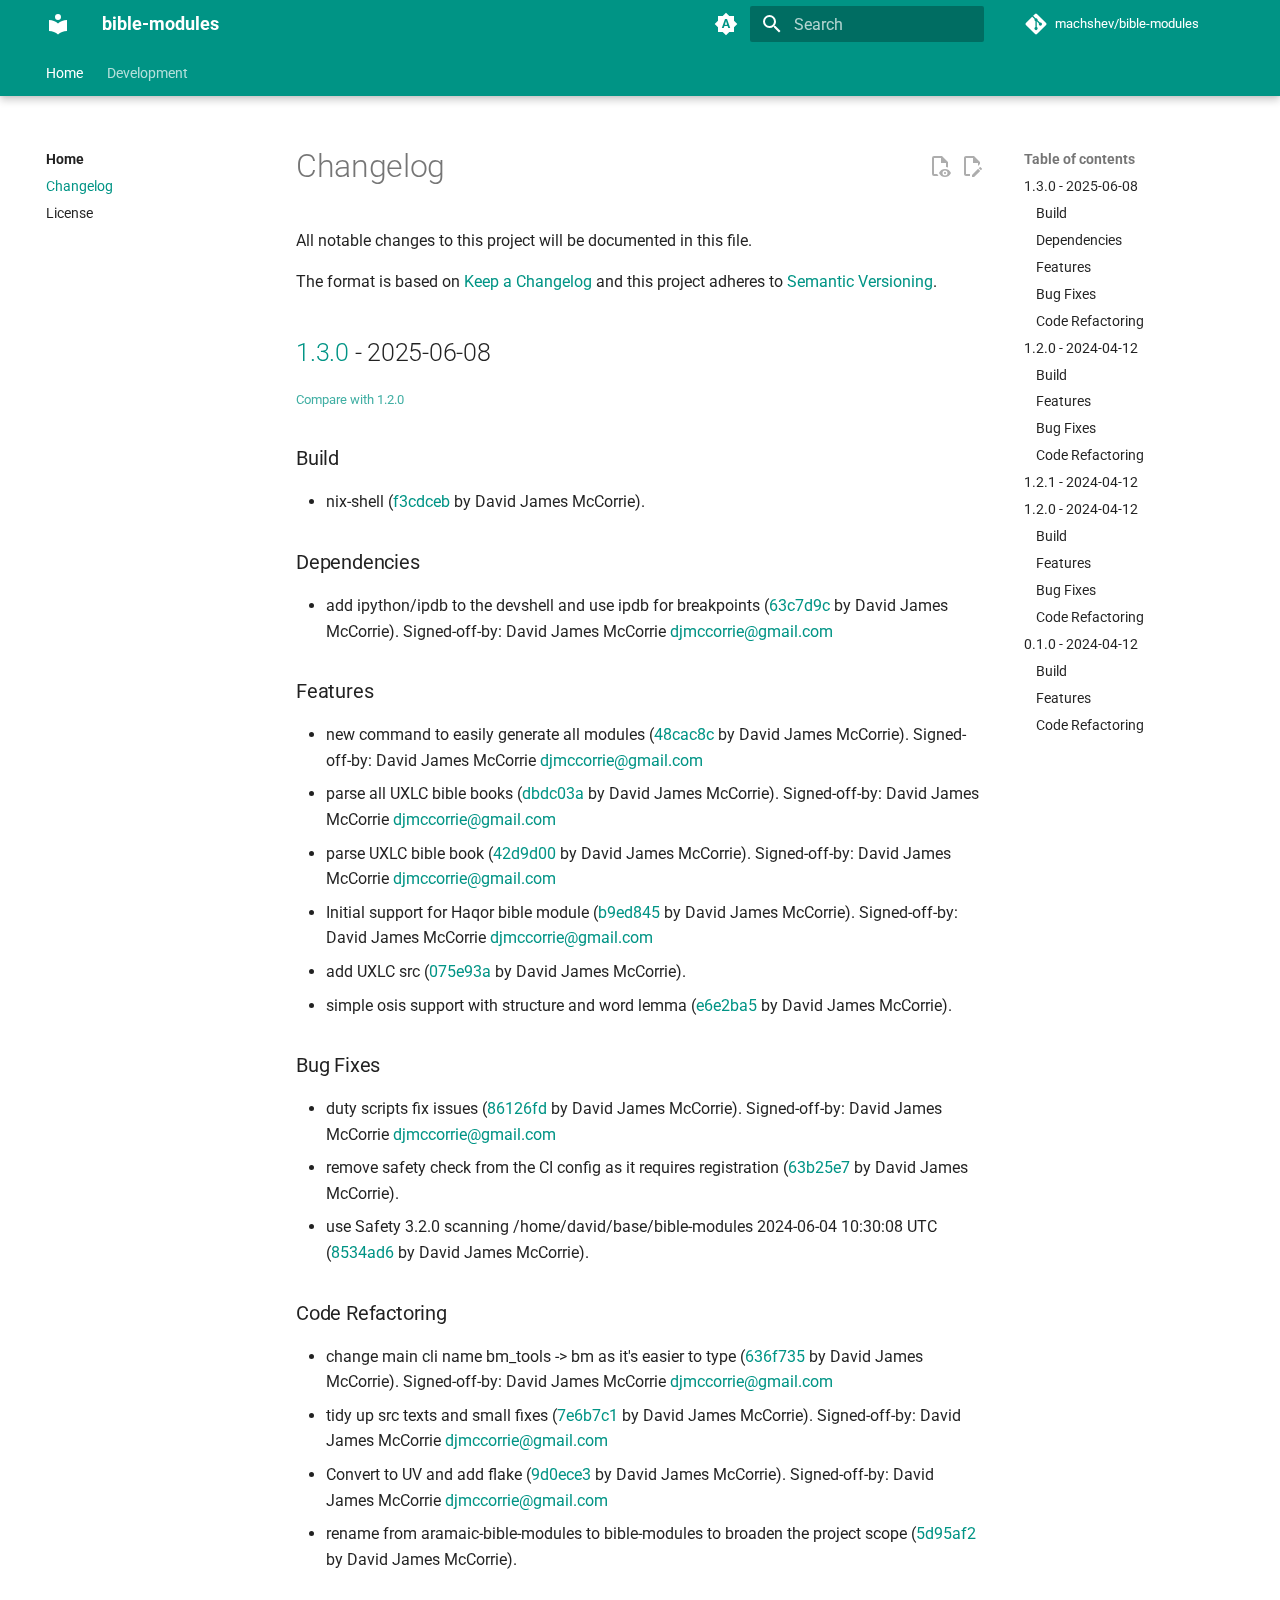
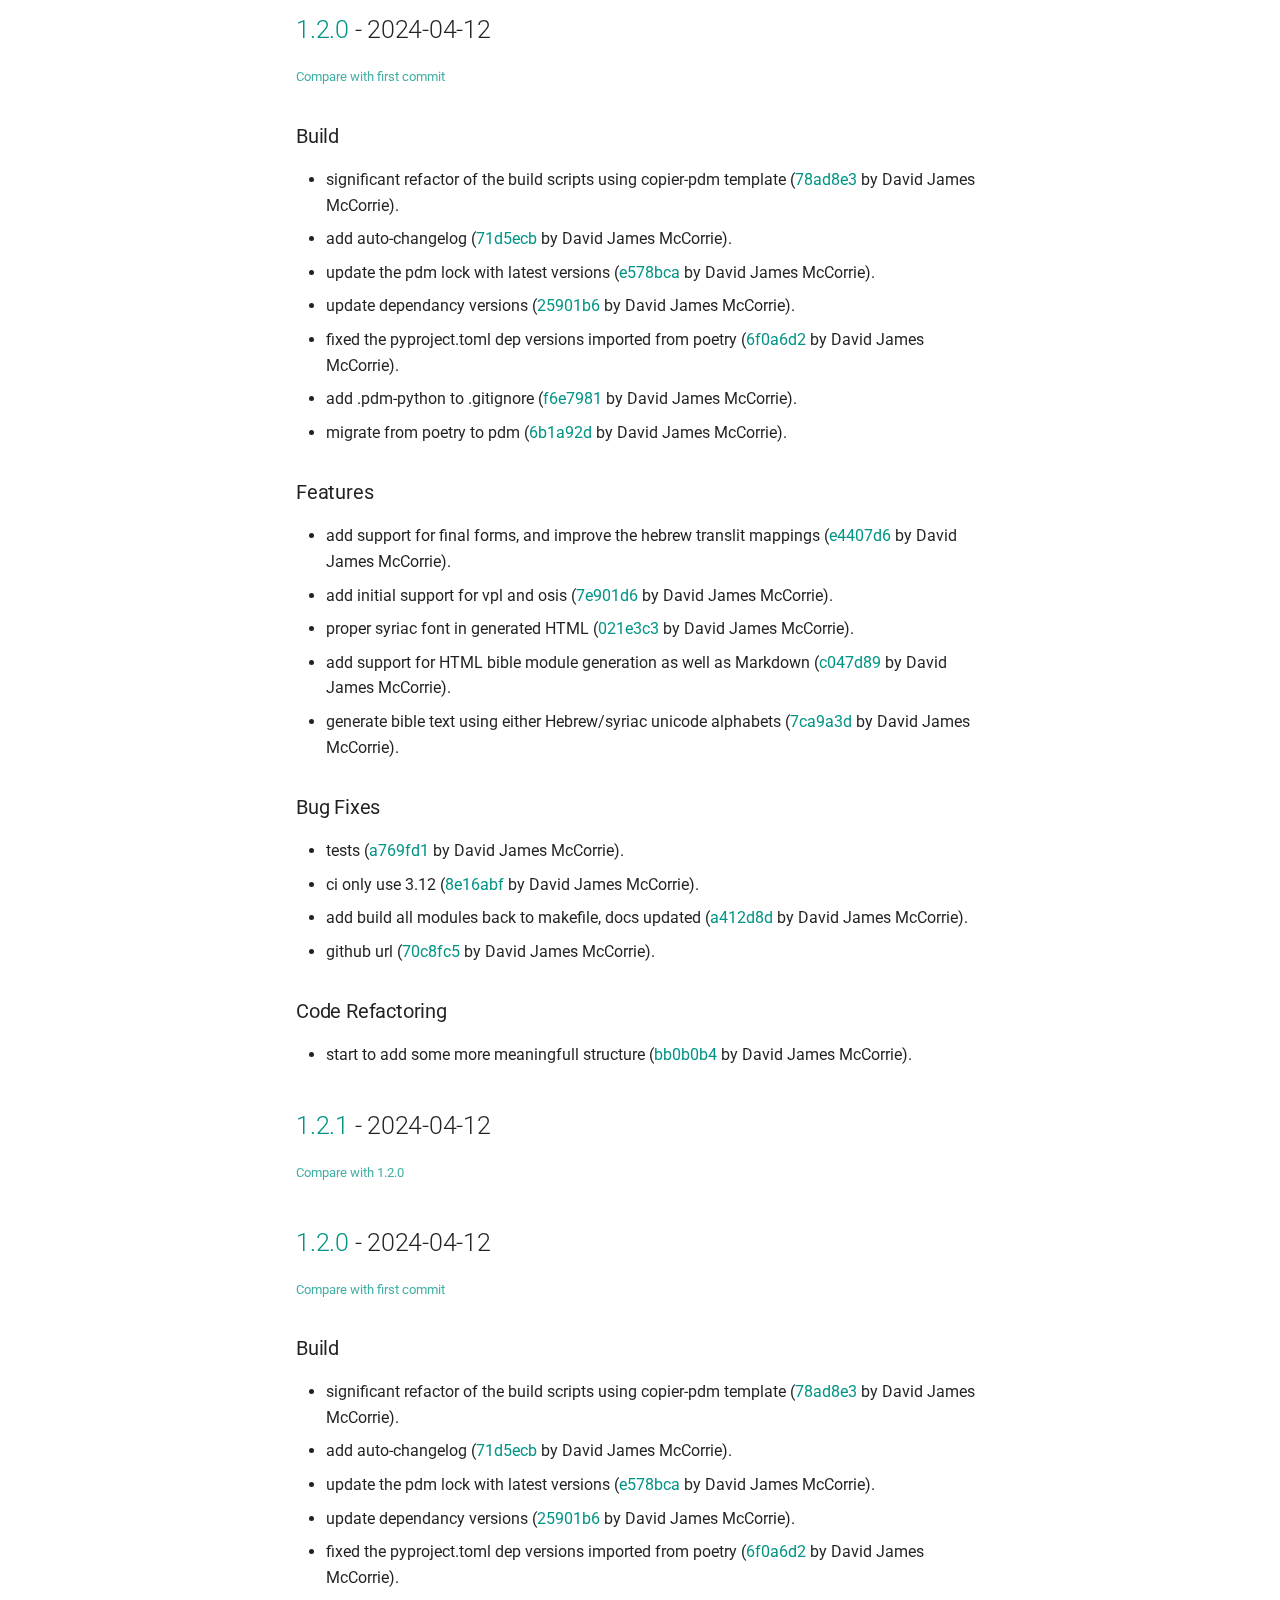
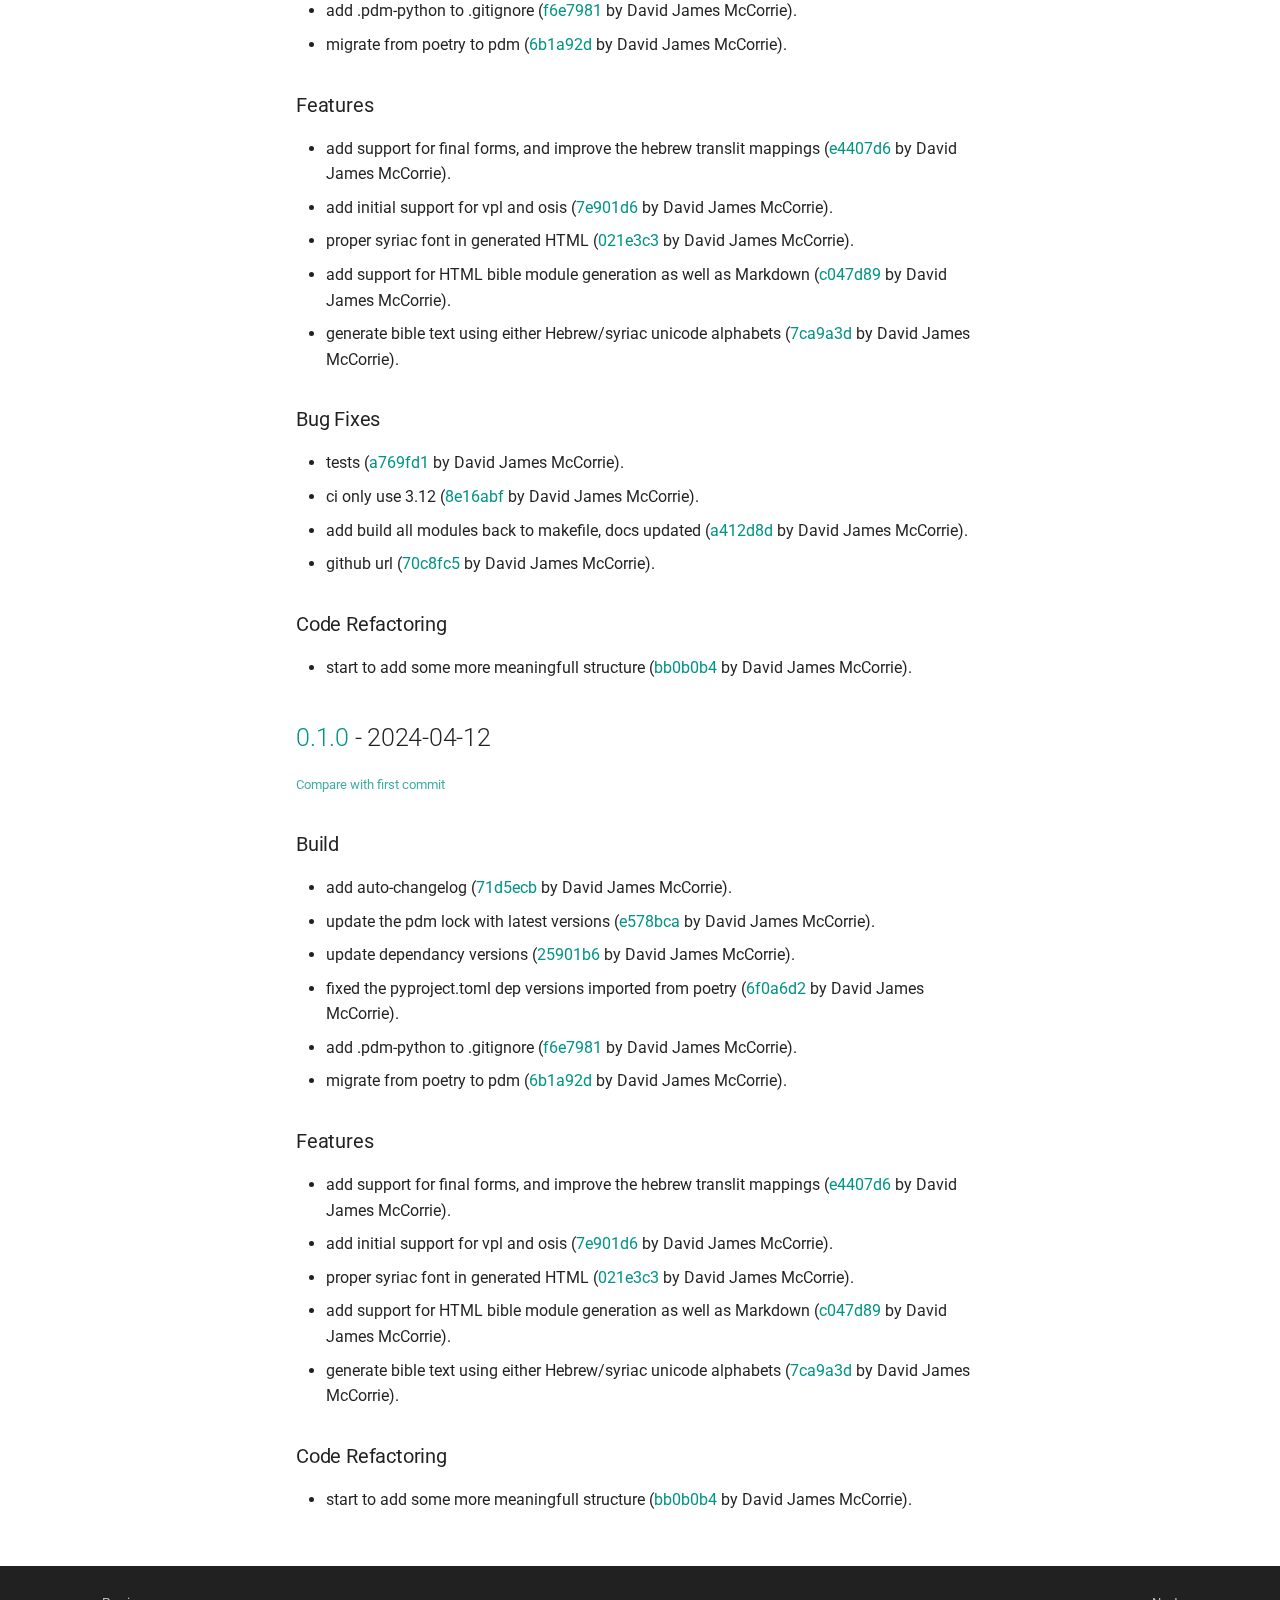
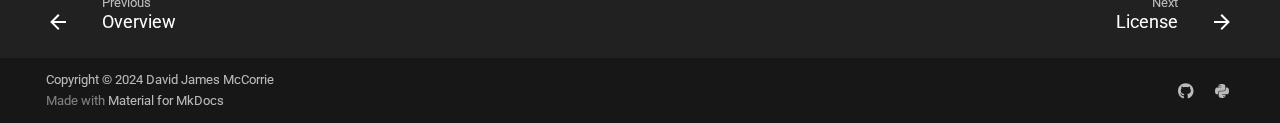
<file: changelog/index.html>
<!doctype html>
<html lang="en" class="no-js">
  <head>
    
      <meta charset="utf-8">
      <meta name="viewport" content="width=device-width,initial-scale=1">
      
        <meta name="description" content="Bible module tools">
      
      
      
        <link rel="canonical" href="https://machshev.github.io/bible-modules/changelog/">
      
      
        <link rel="prev" href="..">
      
      
        <link rel="next" href="../license/">
      
      
      <link rel="icon" href="../assets/images/favicon.png">
      <meta name="generator" content="mkdocs-1.6.1, mkdocs-material-9.6.14">
    
    
      
        <title>Changelog - bible-modules</title>
      
    
    
      <link rel="stylesheet" href="../assets/stylesheets/main.342714a4.min.css">
      
        
        <link rel="stylesheet" href="../assets/stylesheets/palette.06af60db.min.css">
      
      


    
    
      
    
    
      
        
        
        <link rel="preconnect" href="https://fonts.gstatic.com" crossorigin>
        <link rel="stylesheet" href="https://fonts.googleapis.com/css?family=Roboto:300,300i,400,400i,700,700i%7CRoboto+Mono:400,400i,700,700i&display=fallback">
        <style>:root{--md-text-font:"Roboto";--md-code-font:"Roboto Mono"}</style>
      
    
    
      <link rel="stylesheet" href="../assets/_markdown_exec_pyodide.css">
    
      <link rel="stylesheet" href="../assets/_mkdocstrings.css">
    
      <link rel="stylesheet" href="../css/material.css">
    
      <link rel="stylesheet" href="../css/mkdocstrings.css">
    
    <script>__md_scope=new URL("..",location),__md_hash=e=>[...e].reduce(((e,_)=>(e<<5)-e+_.charCodeAt(0)),0),__md_get=(e,_=localStorage,t=__md_scope)=>JSON.parse(_.getItem(t.pathname+"."+e)),__md_set=(e,_,t=localStorage,a=__md_scope)=>{try{t.setItem(a.pathname+"."+e,JSON.stringify(_))}catch(e){}}</script>
    
      

    
    
    
  </head>
  
  
    
    
      
    
    
    
    
    <body dir="ltr" data-md-color-scheme="default" data-md-color-primary="indigo" data-md-color-accent="indigo">
  
    
    <input class="md-toggle" data-md-toggle="drawer" type="checkbox" id="__drawer" autocomplete="off">
    <input class="md-toggle" data-md-toggle="search" type="checkbox" id="__search" autocomplete="off">
    <label class="md-overlay" for="__drawer"></label>
    <div data-md-component="skip">
      
        
        <a href="#changelog" class="md-skip">
          Skip to content
        </a>
      
    </div>
    <div data-md-component="announce">
      
    </div>
    
    
      

  

<header class="md-header md-header--shadow md-header--lifted" data-md-component="header">
  <nav class="md-header__inner md-grid" aria-label="Header">
    <a href=".." title="bible-modules" class="md-header__button md-logo" aria-label="bible-modules" data-md-component="logo">
      
  
  <svg xmlns="http://www.w3.org/2000/svg" viewBox="0 0 24 24"><path d="M12 8a3 3 0 0 0 3-3 3 3 0 0 0-3-3 3 3 0 0 0-3 3 3 3 0 0 0 3 3m0 3.54C9.64 9.35 6.5 8 3 8v11c3.5 0 6.64 1.35 9 3.54 2.36-2.19 5.5-3.54 9-3.54V8c-3.5 0-6.64 1.35-9 3.54"/></svg>

    </a>
    <label class="md-header__button md-icon" for="__drawer">
      
      <svg xmlns="http://www.w3.org/2000/svg" viewBox="0 0 24 24"><path d="M3 6h18v2H3zm0 5h18v2H3zm0 5h18v2H3z"/></svg>
    </label>
    <div class="md-header__title" data-md-component="header-title">
      <div class="md-header__ellipsis">
        <div class="md-header__topic">
          <span class="md-ellipsis">
            bible-modules
          </span>
        </div>
        <div class="md-header__topic" data-md-component="header-topic">
          <span class="md-ellipsis">
            
              Changelog
            
          </span>
        </div>
      </div>
    </div>
    
      
        <form class="md-header__option" data-md-component="palette">
  
    
    
    
    <input class="md-option" data-md-color-media="(prefers-color-scheme)" data-md-color-scheme="default" data-md-color-primary="indigo" data-md-color-accent="indigo"  aria-label="Switch to light mode"  type="radio" name="__palette" id="__palette_0">
    
      <label class="md-header__button md-icon" title="Switch to light mode" for="__palette_1" hidden>
        <svg xmlns="http://www.w3.org/2000/svg" viewBox="0 0 24 24"><path d="m14.3 16-.7-2h-3.2l-.7 2H7.8L11 7h2l3.2 9zM20 8.69V4h-4.69L12 .69 8.69 4H4v4.69L.69 12 4 15.31V20h4.69L12 23.31 15.31 20H20v-4.69L23.31 12zm-9.15 3.96h2.3L12 9z"/></svg>
      </label>
    
  
    
    
    
    <input class="md-option" data-md-color-media="(prefers-color-scheme: light)" data-md-color-scheme="default" data-md-color-primary="teal" data-md-color-accent="purple"  aria-label="Switch to dark mode"  type="radio" name="__palette" id="__palette_1">
    
      <label class="md-header__button md-icon" title="Switch to dark mode" for="__palette_2" hidden>
        <svg xmlns="http://www.w3.org/2000/svg" viewBox="0 0 24 24"><path d="M12 7a5 5 0 0 1 5 5 5 5 0 0 1-5 5 5 5 0 0 1-5-5 5 5 0 0 1 5-5m0 2a3 3 0 0 0-3 3 3 3 0 0 0 3 3 3 3 0 0 0 3-3 3 3 0 0 0-3-3m0-7 2.39 3.42C13.65 5.15 12.84 5 12 5s-1.65.15-2.39.42zM3.34 7l4.16-.35A7.2 7.2 0 0 0 5.94 8.5c-.44.74-.69 1.5-.83 2.29zm.02 10 1.76-3.77a7.131 7.131 0 0 0 2.38 4.14zM20.65 7l-1.77 3.79a7.02 7.02 0 0 0-2.38-4.15zm-.01 10-4.14.36c.59-.51 1.12-1.14 1.54-1.86.42-.73.69-1.5.83-2.29zM12 22l-2.41-3.44c.74.27 1.55.44 2.41.44.82 0 1.63-.17 2.37-.44z"/></svg>
      </label>
    
  
    
    
    
    <input class="md-option" data-md-color-media="(prefers-color-scheme: dark)" data-md-color-scheme="slate" data-md-color-primary="black" data-md-color-accent="lime"  aria-label="Switch to system preference"  type="radio" name="__palette" id="__palette_2">
    
      <label class="md-header__button md-icon" title="Switch to system preference" for="__palette_0" hidden>
        <svg xmlns="http://www.w3.org/2000/svg" viewBox="0 0 24 24"><path d="m17.75 4.09-2.53 1.94.91 3.06-2.63-1.81-2.63 1.81.91-3.06-2.53-1.94L12.44 4l1.06-3 1.06 3zm3.5 6.91-1.64 1.25.59 1.98-1.7-1.17-1.7 1.17.59-1.98L15.75 11l2.06-.05L18.5 9l.69 1.95zm-2.28 4.95c.83-.08 1.72 1.1 1.19 1.85-.32.45-.66.87-1.08 1.27C15.17 23 8.84 23 4.94 19.07c-3.91-3.9-3.91-10.24 0-14.14.4-.4.82-.76 1.27-1.08.75-.53 1.93.36 1.85 1.19-.27 2.86.69 5.83 2.89 8.02a9.96 9.96 0 0 0 8.02 2.89m-1.64 2.02a12.08 12.08 0 0 1-7.8-3.47c-2.17-2.19-3.33-5-3.49-7.82-2.81 3.14-2.7 7.96.31 10.98 3.02 3.01 7.84 3.12 10.98.31"/></svg>
      </label>
    
  
</form>
      
    
    
      <script>var palette=__md_get("__palette");if(palette&&palette.color){if("(prefers-color-scheme)"===palette.color.media){var media=matchMedia("(prefers-color-scheme: light)"),input=document.querySelector(media.matches?"[data-md-color-media='(prefers-color-scheme: light)']":"[data-md-color-media='(prefers-color-scheme: dark)']");palette.color.media=input.getAttribute("data-md-color-media"),palette.color.scheme=input.getAttribute("data-md-color-scheme"),palette.color.primary=input.getAttribute("data-md-color-primary"),palette.color.accent=input.getAttribute("data-md-color-accent")}for(var[key,value]of Object.entries(palette.color))document.body.setAttribute("data-md-color-"+key,value)}</script>
    
    
    
      
      
        <label class="md-header__button md-icon" for="__search">
          
          <svg xmlns="http://www.w3.org/2000/svg" viewBox="0 0 24 24"><path d="M9.5 3A6.5 6.5 0 0 1 16 9.5c0 1.61-.59 3.09-1.56 4.23l.27.27h.79l5 5-1.5 1.5-5-5v-.79l-.27-.27A6.52 6.52 0 0 1 9.5 16 6.5 6.5 0 0 1 3 9.5 6.5 6.5 0 0 1 9.5 3m0 2C7 5 5 7 5 9.5S7 14 9.5 14 14 12 14 9.5 12 5 9.5 5"/></svg>
        </label>
        <div class="md-search" data-md-component="search" role="dialog">
  <label class="md-search__overlay" for="__search"></label>
  <div class="md-search__inner" role="search">
    <form class="md-search__form" name="search">
      <input type="text" class="md-search__input" name="query" aria-label="Search" placeholder="Search" autocapitalize="off" autocorrect="off" autocomplete="off" spellcheck="false" data-md-component="search-query" required>
      <label class="md-search__icon md-icon" for="__search">
        
        <svg xmlns="http://www.w3.org/2000/svg" viewBox="0 0 24 24"><path d="M9.5 3A6.5 6.5 0 0 1 16 9.5c0 1.61-.59 3.09-1.56 4.23l.27.27h.79l5 5-1.5 1.5-5-5v-.79l-.27-.27A6.52 6.52 0 0 1 9.5 16 6.5 6.5 0 0 1 3 9.5 6.5 6.5 0 0 1 9.5 3m0 2C7 5 5 7 5 9.5S7 14 9.5 14 14 12 14 9.5 12 5 9.5 5"/></svg>
        
        <svg xmlns="http://www.w3.org/2000/svg" viewBox="0 0 24 24"><path d="M20 11v2H8l5.5 5.5-1.42 1.42L4.16 12l7.92-7.92L13.5 5.5 8 11z"/></svg>
      </label>
      <nav class="md-search__options" aria-label="Search">
        
        <button type="reset" class="md-search__icon md-icon" title="Clear" aria-label="Clear" tabindex="-1">
          
          <svg xmlns="http://www.w3.org/2000/svg" viewBox="0 0 24 24"><path d="M19 6.41 17.59 5 12 10.59 6.41 5 5 6.41 10.59 12 5 17.59 6.41 19 12 13.41 17.59 19 19 17.59 13.41 12z"/></svg>
        </button>
      </nav>
      
        <div class="md-search__suggest" data-md-component="search-suggest"></div>
      
    </form>
    <div class="md-search__output">
      <div class="md-search__scrollwrap" tabindex="0" data-md-scrollfix>
        <div class="md-search-result" data-md-component="search-result">
          <div class="md-search-result__meta">
            Initializing search
          </div>
          <ol class="md-search-result__list" role="presentation"></ol>
        </div>
      </div>
    </div>
  </div>
</div>
      
    
    
      <div class="md-header__source">
        <a href="https://github.com/machshev/bible-modules" title="Go to repository" class="md-source" data-md-component="source">
  <div class="md-source__icon md-icon">
    
    <svg xmlns="http://www.w3.org/2000/svg" viewBox="0 0 448 512"><!--! Font Awesome Free 6.7.2 by @fontawesome - https://fontawesome.com License - https://fontawesome.com/license/free (Icons: CC BY 4.0, Fonts: SIL OFL 1.1, Code: MIT License) Copyright 2024 Fonticons, Inc.--><path d="M439.55 236.05 244 40.45a28.87 28.87 0 0 0-40.81 0l-40.66 40.63 51.52 51.52c27.06-9.14 52.68 16.77 43.39 43.68l49.66 49.66c34.23-11.8 61.18 31 35.47 56.69-26.49 26.49-70.21-2.87-56-37.34L240.22 199v121.85c25.3 12.54 22.26 41.85 9.08 55a34.34 34.34 0 0 1-48.55 0c-17.57-17.6-11.07-46.91 11.25-56v-123c-20.8-8.51-24.6-30.74-18.64-45L142.57 101 8.45 235.14a28.86 28.86 0 0 0 0 40.81l195.61 195.6a28.86 28.86 0 0 0 40.8 0l194.69-194.69a28.86 28.86 0 0 0 0-40.81"/></svg>
  </div>
  <div class="md-source__repository">
    machshev/bible-modules
  </div>
</a>
      </div>
    
  </nav>
  
    
      
<nav class="md-tabs" aria-label="Tabs" data-md-component="tabs">
  <div class="md-grid">
    <ul class="md-tabs__list">
      
        
  
  
  
    
  
  
    
    
      <li class="md-tabs__item md-tabs__item--active">
        <a href=".." class="md-tabs__link">
          
  
  
    
  
  Home

        </a>
      </li>
    
  

      
        
  
  
  
  
    
    
      <li class="md-tabs__item">
        <a href="../contributing/" class="md-tabs__link">
          
  
  
    
  
  Development

        </a>
      </li>
    
  

      
    </ul>
  </div>
</nav>
    
  
</header>
    
    <div class="md-container" data-md-component="container">
      
      
        
      
      <main class="md-main" data-md-component="main">
        <div class="md-main__inner md-grid">
          
            
              
              <div class="md-sidebar md-sidebar--primary" data-md-component="sidebar" data-md-type="navigation" >
                <div class="md-sidebar__scrollwrap">
                  <div class="md-sidebar__inner">
                    


  


<nav class="md-nav md-nav--primary md-nav--lifted" aria-label="Navigation" data-md-level="0">
  <label class="md-nav__title" for="__drawer">
    <a href=".." title="bible-modules" class="md-nav__button md-logo" aria-label="bible-modules" data-md-component="logo">
      
  
  <svg xmlns="http://www.w3.org/2000/svg" viewBox="0 0 24 24"><path d="M12 8a3 3 0 0 0 3-3 3 3 0 0 0-3-3 3 3 0 0 0-3 3 3 3 0 0 0 3 3m0 3.54C9.64 9.35 6.5 8 3 8v11c3.5 0 6.64 1.35 9 3.54 2.36-2.19 5.5-3.54 9-3.54V8c-3.5 0-6.64 1.35-9 3.54"/></svg>

    </a>
    bible-modules
  </label>
  
    <div class="md-nav__source">
      <a href="https://github.com/machshev/bible-modules" title="Go to repository" class="md-source" data-md-component="source">
  <div class="md-source__icon md-icon">
    
    <svg xmlns="http://www.w3.org/2000/svg" viewBox="0 0 448 512"><!--! Font Awesome Free 6.7.2 by @fontawesome - https://fontawesome.com License - https://fontawesome.com/license/free (Icons: CC BY 4.0, Fonts: SIL OFL 1.1, Code: MIT License) Copyright 2024 Fonticons, Inc.--><path d="M439.55 236.05 244 40.45a28.87 28.87 0 0 0-40.81 0l-40.66 40.63 51.52 51.52c27.06-9.14 52.68 16.77 43.39 43.68l49.66 49.66c34.23-11.8 61.18 31 35.47 56.69-26.49 26.49-70.21-2.87-56-37.34L240.22 199v121.85c25.3 12.54 22.26 41.85 9.08 55a34.34 34.34 0 0 1-48.55 0c-17.57-17.6-11.07-46.91 11.25-56v-123c-20.8-8.51-24.6-30.74-18.64-45L142.57 101 8.45 235.14a28.86 28.86 0 0 0 0 40.81l195.61 195.6a28.86 28.86 0 0 0 40.8 0l194.69-194.69a28.86 28.86 0 0 0 0-40.81"/></svg>
  </div>
  <div class="md-source__repository">
    machshev/bible-modules
  </div>
</a>
    </div>
  
  <ul class="md-nav__list" data-md-scrollfix>
    
      
      
  
  
    
  
  
  
    
    
      
        
          
        
      
        
      
        
      
    
    
    
      
        
        
      
      
        
      
    
    
    <li class="md-nav__item md-nav__item--active md-nav__item--section md-nav__item--nested">
      
        
        
        <input class="md-nav__toggle md-toggle " type="checkbox" id="__nav_1" checked>
        
          
          <div class="md-nav__link md-nav__container">
            <a href=".." class="md-nav__link ">
              
  
  
  <span class="md-ellipsis">
    Home
    
  </span>
  

            </a>
            
              
              <label class="md-nav__link " for="__nav_1" id="__nav_1_label" tabindex="">
                <span class="md-nav__icon md-icon"></span>
              </label>
            
          </div>
        
        <nav class="md-nav" data-md-level="1" aria-labelledby="__nav_1_label" aria-expanded="true">
          <label class="md-nav__title" for="__nav_1">
            <span class="md-nav__icon md-icon"></span>
            Home
          </label>
          <ul class="md-nav__list" data-md-scrollfix>
            
              
            
              
                
  
  
    
  
  
  
    <li class="md-nav__item md-nav__item--active">
      
      <input class="md-nav__toggle md-toggle" type="checkbox" id="__toc">
      
      
        
      
      
        <label class="md-nav__link md-nav__link--active" for="__toc">
          
  
  
  <span class="md-ellipsis">
    Changelog
    
  </span>
  

          <span class="md-nav__icon md-icon"></span>
        </label>
      
      <a href="./" class="md-nav__link md-nav__link--active">
        
  
  
  <span class="md-ellipsis">
    Changelog
    
  </span>
  

      </a>
      
        

<nav class="md-nav md-nav--secondary" aria-label="Table of contents">
  
  
  
    
  
  
    <label class="md-nav__title" for="__toc">
      <span class="md-nav__icon md-icon"></span>
      Table of contents
    </label>
    <ul class="md-nav__list" data-md-component="toc" data-md-scrollfix>
      
        <li class="md-nav__item">
  <a href="#130-2025-06-08" class="md-nav__link">
    <span class="md-ellipsis">
      1.3.0 - 2025-06-08
    </span>
  </a>
  
    <nav class="md-nav" aria-label="1.3.0 - 2025-06-08">
      <ul class="md-nav__list">
        
          <li class="md-nav__item">
  <a href="#build" class="md-nav__link">
    <span class="md-ellipsis">
      Build
    </span>
  </a>
  
</li>
        
          <li class="md-nav__item">
  <a href="#dependencies" class="md-nav__link">
    <span class="md-ellipsis">
      Dependencies
    </span>
  </a>
  
</li>
        
          <li class="md-nav__item">
  <a href="#features" class="md-nav__link">
    <span class="md-ellipsis">
      Features
    </span>
  </a>
  
</li>
        
          <li class="md-nav__item">
  <a href="#bug-fixes" class="md-nav__link">
    <span class="md-ellipsis">
      Bug Fixes
    </span>
  </a>
  
</li>
        
          <li class="md-nav__item">
  <a href="#code-refactoring" class="md-nav__link">
    <span class="md-ellipsis">
      Code Refactoring
    </span>
  </a>
  
</li>
        
      </ul>
    </nav>
  
</li>
      
        <li class="md-nav__item">
  <a href="#120-2024-04-12" class="md-nav__link">
    <span class="md-ellipsis">
      1.2.0 - 2024-04-12
    </span>
  </a>
  
    <nav class="md-nav" aria-label="1.2.0 - 2024-04-12">
      <ul class="md-nav__list">
        
          <li class="md-nav__item">
  <a href="#build_1" class="md-nav__link">
    <span class="md-ellipsis">
      Build
    </span>
  </a>
  
</li>
        
          <li class="md-nav__item">
  <a href="#features_1" class="md-nav__link">
    <span class="md-ellipsis">
      Features
    </span>
  </a>
  
</li>
        
          <li class="md-nav__item">
  <a href="#bug-fixes_1" class="md-nav__link">
    <span class="md-ellipsis">
      Bug Fixes
    </span>
  </a>
  
</li>
        
          <li class="md-nav__item">
  <a href="#code-refactoring_1" class="md-nav__link">
    <span class="md-ellipsis">
      Code Refactoring
    </span>
  </a>
  
</li>
        
      </ul>
    </nav>
  
</li>
      
        <li class="md-nav__item">
  <a href="#121-2024-04-12" class="md-nav__link">
    <span class="md-ellipsis">
      1.2.1 - 2024-04-12
    </span>
  </a>
  
</li>
      
        <li class="md-nav__item">
  <a href="#120-2024-04-12_1" class="md-nav__link">
    <span class="md-ellipsis">
      1.2.0 - 2024-04-12
    </span>
  </a>
  
    <nav class="md-nav" aria-label="1.2.0 - 2024-04-12">
      <ul class="md-nav__list">
        
          <li class="md-nav__item">
  <a href="#build_2" class="md-nav__link">
    <span class="md-ellipsis">
      Build
    </span>
  </a>
  
</li>
        
          <li class="md-nav__item">
  <a href="#features_2" class="md-nav__link">
    <span class="md-ellipsis">
      Features
    </span>
  </a>
  
</li>
        
          <li class="md-nav__item">
  <a href="#bug-fixes_2" class="md-nav__link">
    <span class="md-ellipsis">
      Bug Fixes
    </span>
  </a>
  
</li>
        
          <li class="md-nav__item">
  <a href="#code-refactoring_2" class="md-nav__link">
    <span class="md-ellipsis">
      Code Refactoring
    </span>
  </a>
  
</li>
        
      </ul>
    </nav>
  
</li>
      
        <li class="md-nav__item">
  <a href="#010-2024-04-12" class="md-nav__link">
    <span class="md-ellipsis">
      0.1.0 - 2024-04-12
    </span>
  </a>
  
    <nav class="md-nav" aria-label="0.1.0 - 2024-04-12">
      <ul class="md-nav__list">
        
          <li class="md-nav__item">
  <a href="#build_3" class="md-nav__link">
    <span class="md-ellipsis">
      Build
    </span>
  </a>
  
</li>
        
          <li class="md-nav__item">
  <a href="#features_3" class="md-nav__link">
    <span class="md-ellipsis">
      Features
    </span>
  </a>
  
</li>
        
          <li class="md-nav__item">
  <a href="#code-refactoring_3" class="md-nav__link">
    <span class="md-ellipsis">
      Code Refactoring
    </span>
  </a>
  
</li>
        
      </ul>
    </nav>
  
</li>
      
    </ul>
  
</nav>
      
    </li>
  

              
            
              
                
  
  
  
  
    <li class="md-nav__item">
      <a href="../license/" class="md-nav__link">
        
  
  
  <span class="md-ellipsis">
    License
    
  </span>
  

      </a>
    </li>
  

              
            
          </ul>
        </nav>
      
    </li>
  

    
      
      
  
  
  
  
    
    
      
        
      
        
      
    
    
    
      
      
        
      
    
    
    <li class="md-nav__item md-nav__item--nested">
      
        
        
        <input class="md-nav__toggle md-toggle " type="checkbox" id="__nav_2" >
        
          
          <label class="md-nav__link" for="__nav_2" id="__nav_2_label" tabindex="0">
            
  
  
  <span class="md-ellipsis">
    Development
    
  </span>
  

            <span class="md-nav__icon md-icon"></span>
          </label>
        
        <nav class="md-nav" data-md-level="1" aria-labelledby="__nav_2_label" aria-expanded="false">
          <label class="md-nav__title" for="__nav_2">
            <span class="md-nav__icon md-icon"></span>
            Development
          </label>
          <ul class="md-nav__list" data-md-scrollfix>
            
              
                
  
  
  
  
    <li class="md-nav__item">
      <a href="../contributing/" class="md-nav__link">
        
  
  
  <span class="md-ellipsis">
    Contributing
    
  </span>
  

      </a>
    </li>
  

              
            
              
                
  
  
  
  
    <li class="md-nav__item">
      <a href="../coverage/" class="md-nav__link">
        
  
  
  <span class="md-ellipsis">
    Coverage report
    
  </span>
  

      </a>
    </li>
  

              
            
          </ul>
        </nav>
      
    </li>
  

    
  </ul>
</nav>
                  </div>
                </div>
              </div>
            
            
              
              <div class="md-sidebar md-sidebar--secondary" data-md-component="sidebar" data-md-type="toc" >
                <div class="md-sidebar__scrollwrap">
                  <div class="md-sidebar__inner">
                    

<nav class="md-nav md-nav--secondary" aria-label="Table of contents">
  
  
  
    
  
  
    <label class="md-nav__title" for="__toc">
      <span class="md-nav__icon md-icon"></span>
      Table of contents
    </label>
    <ul class="md-nav__list" data-md-component="toc" data-md-scrollfix>
      
        <li class="md-nav__item">
  <a href="#130-2025-06-08" class="md-nav__link">
    <span class="md-ellipsis">
      1.3.0 - 2025-06-08
    </span>
  </a>
  
    <nav class="md-nav" aria-label="1.3.0 - 2025-06-08">
      <ul class="md-nav__list">
        
          <li class="md-nav__item">
  <a href="#build" class="md-nav__link">
    <span class="md-ellipsis">
      Build
    </span>
  </a>
  
</li>
        
          <li class="md-nav__item">
  <a href="#dependencies" class="md-nav__link">
    <span class="md-ellipsis">
      Dependencies
    </span>
  </a>
  
</li>
        
          <li class="md-nav__item">
  <a href="#features" class="md-nav__link">
    <span class="md-ellipsis">
      Features
    </span>
  </a>
  
</li>
        
          <li class="md-nav__item">
  <a href="#bug-fixes" class="md-nav__link">
    <span class="md-ellipsis">
      Bug Fixes
    </span>
  </a>
  
</li>
        
          <li class="md-nav__item">
  <a href="#code-refactoring" class="md-nav__link">
    <span class="md-ellipsis">
      Code Refactoring
    </span>
  </a>
  
</li>
        
      </ul>
    </nav>
  
</li>
      
        <li class="md-nav__item">
  <a href="#120-2024-04-12" class="md-nav__link">
    <span class="md-ellipsis">
      1.2.0 - 2024-04-12
    </span>
  </a>
  
    <nav class="md-nav" aria-label="1.2.0 - 2024-04-12">
      <ul class="md-nav__list">
        
          <li class="md-nav__item">
  <a href="#build_1" class="md-nav__link">
    <span class="md-ellipsis">
      Build
    </span>
  </a>
  
</li>
        
          <li class="md-nav__item">
  <a href="#features_1" class="md-nav__link">
    <span class="md-ellipsis">
      Features
    </span>
  </a>
  
</li>
        
          <li class="md-nav__item">
  <a href="#bug-fixes_1" class="md-nav__link">
    <span class="md-ellipsis">
      Bug Fixes
    </span>
  </a>
  
</li>
        
          <li class="md-nav__item">
  <a href="#code-refactoring_1" class="md-nav__link">
    <span class="md-ellipsis">
      Code Refactoring
    </span>
  </a>
  
</li>
        
      </ul>
    </nav>
  
</li>
      
        <li class="md-nav__item">
  <a href="#121-2024-04-12" class="md-nav__link">
    <span class="md-ellipsis">
      1.2.1 - 2024-04-12
    </span>
  </a>
  
</li>
      
        <li class="md-nav__item">
  <a href="#120-2024-04-12_1" class="md-nav__link">
    <span class="md-ellipsis">
      1.2.0 - 2024-04-12
    </span>
  </a>
  
    <nav class="md-nav" aria-label="1.2.0 - 2024-04-12">
      <ul class="md-nav__list">
        
          <li class="md-nav__item">
  <a href="#build_2" class="md-nav__link">
    <span class="md-ellipsis">
      Build
    </span>
  </a>
  
</li>
        
          <li class="md-nav__item">
  <a href="#features_2" class="md-nav__link">
    <span class="md-ellipsis">
      Features
    </span>
  </a>
  
</li>
        
          <li class="md-nav__item">
  <a href="#bug-fixes_2" class="md-nav__link">
    <span class="md-ellipsis">
      Bug Fixes
    </span>
  </a>
  
</li>
        
          <li class="md-nav__item">
  <a href="#code-refactoring_2" class="md-nav__link">
    <span class="md-ellipsis">
      Code Refactoring
    </span>
  </a>
  
</li>
        
      </ul>
    </nav>
  
</li>
      
        <li class="md-nav__item">
  <a href="#010-2024-04-12" class="md-nav__link">
    <span class="md-ellipsis">
      0.1.0 - 2024-04-12
    </span>
  </a>
  
    <nav class="md-nav" aria-label="0.1.0 - 2024-04-12">
      <ul class="md-nav__list">
        
          <li class="md-nav__item">
  <a href="#build_3" class="md-nav__link">
    <span class="md-ellipsis">
      Build
    </span>
  </a>
  
</li>
        
          <li class="md-nav__item">
  <a href="#features_3" class="md-nav__link">
    <span class="md-ellipsis">
      Features
    </span>
  </a>
  
</li>
        
          <li class="md-nav__item">
  <a href="#code-refactoring_3" class="md-nav__link">
    <span class="md-ellipsis">
      Code Refactoring
    </span>
  </a>
  
</li>
        
      </ul>
    </nav>
  
</li>
      
    </ul>
  
</nav>
                  </div>
                </div>
              </div>
            
          
          
            <div class="md-content" data-md-component="content">
              <article class="md-content__inner md-typeset">
                
                  


  
    <a href="https://github.com/machshev/bible-modules/edit/main/docs/changelog.md" title="Edit this page" class="md-content__button md-icon">
      
      <svg xmlns="http://www.w3.org/2000/svg" viewBox="0 0 24 24"><path d="M10 20H6V4h7v5h5v3.1l2-2V8l-6-6H6c-1.1 0-2 .9-2 2v16c0 1.1.9 2 2 2h4zm10.2-7c.1 0 .3.1.4.2l1.3 1.3c.2.2.2.6 0 .8l-1 1-2.1-2.1 1-1c.1-.1.2-.2.4-.2m0 3.9L14.1 23H12v-2.1l6.1-6.1z"/></svg>
    </a>
  
  
    
      
    
    <a href="https://github.com/machshev/bible-modules/raw/main/docs/changelog.md" title="View source of this page" class="md-content__button md-icon">
      
      <svg xmlns="http://www.w3.org/2000/svg" viewBox="0 0 24 24"><path d="M17 18c.56 0 1 .44 1 1s-.44 1-1 1-1-.44-1-1 .44-1 1-1m0-3c-2.73 0-5.06 1.66-6 4 .94 2.34 3.27 4 6 4s5.06-1.66 6-4c-.94-2.34-3.27-4-6-4m0 6.5a2.5 2.5 0 0 1-2.5-2.5 2.5 2.5 0 0 1 2.5-2.5 2.5 2.5 0 0 1 2.5 2.5 2.5 2.5 0 0 1-2.5 2.5M9.27 20H6V4h7v5h5v4.07c.7.08 1.36.25 2 .49V8l-6-6H6a2 2 0 0 0-2 2v16a2 2 0 0 0 2 2h4.5a8.2 8.2 0 0 1-1.23-2"/></svg>
    </a>
  


<h1 id="changelog">Changelog<a class="headerlink" href="#changelog" title="Permanent link">&para;</a></h1>
<p>All notable changes to this project will be documented in this file.</p>
<p>The format is based on <a href="http://keepachangelog.com/en/1.0.0/">Keep a Changelog</a>
and this project adheres to <a href="http://semver.org/spec/v2.0.0.html">Semantic Versioning</a>.</p>
<!-- insertion marker -->
<h2 id="130-2025-06-08"><a href="https://github.com/machshev/bible-modules/releases/tag/1.3.0">1.3.0</a> - 2025-06-08<a class="headerlink" href="#130-2025-06-08" title="Permanent link">&para;</a></h2>
<p><small><a href="https://github.com/machshev/bible-modules/compare/1.2.0...1.3.0">Compare with 1.2.0</a></small></p>
<h3 id="build">Build<a class="headerlink" href="#build" title="Permanent link">&para;</a></h3>
<ul>
<li>nix-shell (<a href="https://github.com/machshev/bible-modules/commit/f3cdceb4d46e8affe2b246c54713b57d1124ccb2">f3cdceb</a> by David James McCorrie).</li>
</ul>
<h3 id="dependencies">Dependencies<a class="headerlink" href="#dependencies" title="Permanent link">&para;</a></h3>
<ul>
<li>add ipython/ipdb to the devshell and use ipdb for breakpoints (<a href="https://github.com/machshev/bible-modules/commit/63c7d9c63696b981d066f3459b263ef586dffce1">63c7d9c</a> by David James McCorrie). Signed-off-by: David James McCorrie <a href="&#109;&#97;&#105;&#108;&#116;&#111;&#58;&#100;&#106;&#109;&#99;&#99;&#111;&#114;&#114;&#105;&#101;&#64;&#103;&#109;&#97;&#105;&#108;&#46;&#99;&#111;&#109;">&#100;&#106;&#109;&#99;&#99;&#111;&#114;&#114;&#105;&#101;&#64;&#103;&#109;&#97;&#105;&#108;&#46;&#99;&#111;&#109;</a></li>
</ul>
<h3 id="features">Features<a class="headerlink" href="#features" title="Permanent link">&para;</a></h3>
<ul>
<li>new command to easily generate all modules (<a href="https://github.com/machshev/bible-modules/commit/48cac8c5c229852e0cb0bb2e9fcfc6fc9f871796">48cac8c</a> by David James McCorrie). Signed-off-by: David James McCorrie <a href="&#109;&#97;&#105;&#108;&#116;&#111;&#58;&#100;&#106;&#109;&#99;&#99;&#111;&#114;&#114;&#105;&#101;&#64;&#103;&#109;&#97;&#105;&#108;&#46;&#99;&#111;&#109;">&#100;&#106;&#109;&#99;&#99;&#111;&#114;&#114;&#105;&#101;&#64;&#103;&#109;&#97;&#105;&#108;&#46;&#99;&#111;&#109;</a></li>
<li>parse all UXLC bible books (<a href="https://github.com/machshev/bible-modules/commit/dbdc03a46607c751155f85231c6b50d09e715f4d">dbdc03a</a> by David James McCorrie). Signed-off-by: David James McCorrie <a href="&#109;&#97;&#105;&#108;&#116;&#111;&#58;&#100;&#106;&#109;&#99;&#99;&#111;&#114;&#114;&#105;&#101;&#64;&#103;&#109;&#97;&#105;&#108;&#46;&#99;&#111;&#109;">&#100;&#106;&#109;&#99;&#99;&#111;&#114;&#114;&#105;&#101;&#64;&#103;&#109;&#97;&#105;&#108;&#46;&#99;&#111;&#109;</a></li>
<li>parse UXLC bible book (<a href="https://github.com/machshev/bible-modules/commit/42d9d0007600a32f7f948cb9463a1df144758dcc">42d9d00</a> by David James McCorrie). Signed-off-by: David James McCorrie <a href="&#109;&#97;&#105;&#108;&#116;&#111;&#58;&#100;&#106;&#109;&#99;&#99;&#111;&#114;&#114;&#105;&#101;&#64;&#103;&#109;&#97;&#105;&#108;&#46;&#99;&#111;&#109;">&#100;&#106;&#109;&#99;&#99;&#111;&#114;&#114;&#105;&#101;&#64;&#103;&#109;&#97;&#105;&#108;&#46;&#99;&#111;&#109;</a></li>
<li>Initial support for Haqor bible module (<a href="https://github.com/machshev/bible-modules/commit/b9ed8452e2fe6505f95deb8e33736ba3f88be465">b9ed845</a> by David James McCorrie). Signed-off-by: David James McCorrie <a href="&#109;&#97;&#105;&#108;&#116;&#111;&#58;&#100;&#106;&#109;&#99;&#99;&#111;&#114;&#114;&#105;&#101;&#64;&#103;&#109;&#97;&#105;&#108;&#46;&#99;&#111;&#109;">&#100;&#106;&#109;&#99;&#99;&#111;&#114;&#114;&#105;&#101;&#64;&#103;&#109;&#97;&#105;&#108;&#46;&#99;&#111;&#109;</a></li>
<li>add UXLC src (<a href="https://github.com/machshev/bible-modules/commit/075e93a90be75c2a3555e25ac89f9d7e8f59eced">075e93a</a> by David James McCorrie).</li>
<li>simple osis support with structure and word lemma (<a href="https://github.com/machshev/bible-modules/commit/e6e2ba54e3d6e0a9c5be7895d0f456010ea64d76">e6e2ba5</a> by David James McCorrie).</li>
</ul>
<h3 id="bug-fixes">Bug Fixes<a class="headerlink" href="#bug-fixes" title="Permanent link">&para;</a></h3>
<ul>
<li>duty scripts fix issues (<a href="https://github.com/machshev/bible-modules/commit/86126fd962c8aa281cb80412a60b744aa3fc25ba">86126fd</a> by David James McCorrie). Signed-off-by: David James McCorrie <a href="&#109;&#97;&#105;&#108;&#116;&#111;&#58;&#100;&#106;&#109;&#99;&#99;&#111;&#114;&#114;&#105;&#101;&#64;&#103;&#109;&#97;&#105;&#108;&#46;&#99;&#111;&#109;">&#100;&#106;&#109;&#99;&#99;&#111;&#114;&#114;&#105;&#101;&#64;&#103;&#109;&#97;&#105;&#108;&#46;&#99;&#111;&#109;</a></li>
<li>remove safety check from the CI config as it requires registration (<a href="https://github.com/machshev/bible-modules/commit/63b25e7bdff5bd957d92fd41cfdab337fcccd7ce">63b25e7</a> by David James McCorrie).</li>
<li>use Safety 3.2.0 scanning /home/david/base/bible-modules 2024-06-04 10:30:08 UTC (<a href="https://github.com/machshev/bible-modules/commit/8534ad6b49a38a12ac443facda4f1683d2c54630">8534ad6</a> by David James McCorrie).</li>
</ul>
<h3 id="code-refactoring">Code Refactoring<a class="headerlink" href="#code-refactoring" title="Permanent link">&para;</a></h3>
<ul>
<li>change main cli name bm_tools -&gt; bm as it's easier to type (<a href="https://github.com/machshev/bible-modules/commit/636f735eba7bb5fa6b08a39bf108a6ae7caa1452">636f735</a> by David James McCorrie). Signed-off-by: David James McCorrie <a href="&#109;&#97;&#105;&#108;&#116;&#111;&#58;&#100;&#106;&#109;&#99;&#99;&#111;&#114;&#114;&#105;&#101;&#64;&#103;&#109;&#97;&#105;&#108;&#46;&#99;&#111;&#109;">&#100;&#106;&#109;&#99;&#99;&#111;&#114;&#114;&#105;&#101;&#64;&#103;&#109;&#97;&#105;&#108;&#46;&#99;&#111;&#109;</a></li>
<li>tidy up src texts and small fixes (<a href="https://github.com/machshev/bible-modules/commit/7e6b7c1658ddd967029aaa6b1cc31503c3ff7d9a">7e6b7c1</a> by David James McCorrie). Signed-off-by: David James McCorrie <a href="&#109;&#97;&#105;&#108;&#116;&#111;&#58;&#100;&#106;&#109;&#99;&#99;&#111;&#114;&#114;&#105;&#101;&#64;&#103;&#109;&#97;&#105;&#108;&#46;&#99;&#111;&#109;">&#100;&#106;&#109;&#99;&#99;&#111;&#114;&#114;&#105;&#101;&#64;&#103;&#109;&#97;&#105;&#108;&#46;&#99;&#111;&#109;</a></li>
<li>Convert to UV and add flake (<a href="https://github.com/machshev/bible-modules/commit/9d0ece363bb5bafbe1f7b7d14783c7ef5a13c61d">9d0ece3</a> by David James McCorrie). Signed-off-by: David James McCorrie <a href="&#109;&#97;&#105;&#108;&#116;&#111;&#58;&#100;&#106;&#109;&#99;&#99;&#111;&#114;&#114;&#105;&#101;&#64;&#103;&#109;&#97;&#105;&#108;&#46;&#99;&#111;&#109;">&#100;&#106;&#109;&#99;&#99;&#111;&#114;&#114;&#105;&#101;&#64;&#103;&#109;&#97;&#105;&#108;&#46;&#99;&#111;&#109;</a></li>
<li>rename from aramaic-bible-modules to bible-modules to broaden the project scope (<a href="https://github.com/machshev/bible-modules/commit/5d95af24869ef515601a5c9c3b7fbd3b7cdaf8c5">5d95af2</a> by David James McCorrie).</li>
</ul>
<h2 id="120-2024-04-12"><a href="https://github.com/machshev/bible-modules/releases/tag/1.2.0">1.2.0</a> - 2024-04-12<a class="headerlink" href="#120-2024-04-12" title="Permanent link">&para;</a></h2>
<p><small><a href="https://github.com/machshev/bible-modules/compare/a5f4d34d7f9d50e88fa6188df613db95ea7741ea...1.2.0">Compare with first commit</a></small></p>
<h3 id="build_1">Build<a class="headerlink" href="#build_1" title="Permanent link">&para;</a></h3>
<ul>
<li>significant refactor of the build scripts using copier-pdm template (<a href="https://github.com/machshev/bible-modules/commit/78ad8e388ac84e4bf3f56286ffa09126c0363cf0">78ad8e3</a> by David James McCorrie).</li>
<li>add auto-changelog (<a href="https://github.com/machshev/bible-modules/commit/71d5ecb894da82b38c0279ad9f37a5e6140c0333">71d5ecb</a> by David James McCorrie).</li>
<li>update the pdm lock with latest versions (<a href="https://github.com/machshev/bible-modules/commit/e578bcaa03f9d493cbfca03dfbff2cea34056509">e578bca</a> by David James McCorrie).</li>
<li>update dependancy versions (<a href="https://github.com/machshev/bible-modules/commit/25901b6a4231172e0fa3c28d71f702bc50de73ea">25901b6</a> by David James McCorrie).</li>
<li>fixed the pyproject.toml dep versions imported from poetry (<a href="https://github.com/machshev/bible-modules/commit/6f0a6d2cb14eda2f24c36524220d153b4ffe8dba">6f0a6d2</a> by David James McCorrie).</li>
<li>add .pdm-python to .gitignore (<a href="https://github.com/machshev/bible-modules/commit/f6e79813f5df38a99cd09260f69c365415c4c1d6">f6e7981</a> by David James McCorrie).</li>
<li>migrate from poetry to pdm (<a href="https://github.com/machshev/bible-modules/commit/6b1a92d18fda2a53431a234db7cb10b3ddeb8193">6b1a92d</a> by David James McCorrie).</li>
</ul>
<h3 id="features_1">Features<a class="headerlink" href="#features_1" title="Permanent link">&para;</a></h3>
<ul>
<li>add support for final forms, and improve the hebrew translit mappings (<a href="https://github.com/machshev/bible-modules/commit/e4407d6ab88255182028f9156dee9fbf92016a1b">e4407d6</a> by David James McCorrie).</li>
<li>add initial support for vpl and osis (<a href="https://github.com/machshev/bible-modules/commit/7e901d693f1b70da1f300722c405fbd8146e8f1d">7e901d6</a> by David James McCorrie).</li>
<li>proper syriac font in generated HTML (<a href="https://github.com/machshev/bible-modules/commit/021e3c34420bb5f466c21298b005bb7dafa4a10f">021e3c3</a> by David James McCorrie).</li>
<li>add support for HTML bible module generation as well as Markdown (<a href="https://github.com/machshev/bible-modules/commit/c047d89cb6c0f9fd9dc7d668feed6c36f5c25fa6">c047d89</a> by David James McCorrie).</li>
<li>generate bible text using either Hebrew/syriac unicode alphabets (<a href="https://github.com/machshev/bible-modules/commit/7ca9a3d4eb79902c6564960466a7aec8848ca4f0">7ca9a3d</a> by David James McCorrie).</li>
</ul>
<h3 id="bug-fixes_1">Bug Fixes<a class="headerlink" href="#bug-fixes_1" title="Permanent link">&para;</a></h3>
<ul>
<li>tests (<a href="https://github.com/machshev/bible-modules/commit/a769fd15d5dd4d373675e3c6c70986315d5a99ec">a769fd1</a> by David James McCorrie).</li>
<li>ci only use 3.12 (<a href="https://github.com/machshev/bible-modules/commit/8e16abfb0046a6634e5147423d92cf5f41c7abd9">8e16abf</a> by David James McCorrie).</li>
<li>add build all modules back to makefile, docs updated (<a href="https://github.com/machshev/bible-modules/commit/a412d8d195cc57be39569d88b628d480473311a8">a412d8d</a> by David James McCorrie).</li>
<li>github url (<a href="https://github.com/machshev/bible-modules/commit/70c8fc525f080faa6ef7e01436c155da0b8bbd71">70c8fc5</a> by David James McCorrie).</li>
</ul>
<h3 id="code-refactoring_1">Code Refactoring<a class="headerlink" href="#code-refactoring_1" title="Permanent link">&para;</a></h3>
<ul>
<li>start to add some more meaningfull structure (<a href="https://github.com/machshev/bible-modules/commit/bb0b0b45bb14d4bed041ba3af95c0f1e1a336e2b">bb0b0b4</a> by David James McCorrie).</li>
</ul>
<h2 id="121-2024-04-12"><a href="https://github.com/machshev/aramaic-bible-modules/releases/tag/1.2.1">1.2.1</a> - 2024-04-12<a class="headerlink" href="#121-2024-04-12" title="Permanent link">&para;</a></h2>
<p><small><a href="https://github.com/machshev/aramaic-bible-modules/compare/1.2.0...1.2.1">Compare with 1.2.0</a></small></p>
<h2 id="120-2024-04-12_1"><a href="https://github.com/machshev/aramaic-bible-modules/releases/tag/1.2.0">1.2.0</a> - 2024-04-12<a class="headerlink" href="#120-2024-04-12_1" title="Permanent link">&para;</a></h2>
<p><small><a href="https://github.com/machshev/aramaic-bible-modules/compare/a5f4d34d7f9d50e88fa6188df613db95ea7741ea...1.2.0">Compare with first commit</a></small></p>
<h3 id="build_2">Build<a class="headerlink" href="#build_2" title="Permanent link">&para;</a></h3>
<ul>
<li>significant refactor of the build scripts using copier-pdm template (<a href="https://github.com/machshev/aramaic-bible-modules/commit/78ad8e388ac84e4bf3f56286ffa09126c0363cf0">78ad8e3</a> by David James McCorrie).</li>
<li>add auto-changelog (<a href="https://github.com/machshev/aramaic-bible-modules/commit/71d5ecb894da82b38c0279ad9f37a5e6140c0333">71d5ecb</a> by David James McCorrie).</li>
<li>update the pdm lock with latest versions (<a href="https://github.com/machshev/aramaic-bible-modules/commit/e578bcaa03f9d493cbfca03dfbff2cea34056509">e578bca</a> by David James McCorrie).</li>
<li>update dependancy versions (<a href="https://github.com/machshev/aramaic-bible-modules/commit/25901b6a4231172e0fa3c28d71f702bc50de73ea">25901b6</a> by David James McCorrie).</li>
<li>fixed the pyproject.toml dep versions imported from poetry (<a href="https://github.com/machshev/aramaic-bible-modules/commit/6f0a6d2cb14eda2f24c36524220d153b4ffe8dba">6f0a6d2</a> by David James McCorrie).</li>
<li>add .pdm-python to .gitignore (<a href="https://github.com/machshev/aramaic-bible-modules/commit/f6e79813f5df38a99cd09260f69c365415c4c1d6">f6e7981</a> by David James McCorrie).</li>
<li>migrate from poetry to pdm (<a href="https://github.com/machshev/aramaic-bible-modules/commit/6b1a92d18fda2a53431a234db7cb10b3ddeb8193">6b1a92d</a> by David James McCorrie).</li>
</ul>
<h3 id="features_2">Features<a class="headerlink" href="#features_2" title="Permanent link">&para;</a></h3>
<ul>
<li>add support for final forms, and improve the hebrew translit mappings (<a href="https://github.com/machshev/aramaic-bible-modules/commit/e4407d6ab88255182028f9156dee9fbf92016a1b">e4407d6</a> by David James McCorrie).</li>
<li>add initial support for vpl and osis (<a href="https://github.com/machshev/aramaic-bible-modules/commit/7e901d693f1b70da1f300722c405fbd8146e8f1d">7e901d6</a> by David James McCorrie).</li>
<li>proper syriac font in generated HTML (<a href="https://github.com/machshev/aramaic-bible-modules/commit/021e3c34420bb5f466c21298b005bb7dafa4a10f">021e3c3</a> by David James McCorrie).</li>
<li>add support for HTML bible module generation as well as Markdown (<a href="https://github.com/machshev/aramaic-bible-modules/commit/c047d89cb6c0f9fd9dc7d668feed6c36f5c25fa6">c047d89</a> by David James McCorrie).</li>
<li>generate bible text using either Hebrew/syriac unicode alphabets (<a href="https://github.com/machshev/aramaic-bible-modules/commit/7ca9a3d4eb79902c6564960466a7aec8848ca4f0">7ca9a3d</a> by David James McCorrie).</li>
</ul>
<h3 id="bug-fixes_2">Bug Fixes<a class="headerlink" href="#bug-fixes_2" title="Permanent link">&para;</a></h3>
<ul>
<li>tests (<a href="https://github.com/machshev/aramaic-bible-modules/commit/a769fd15d5dd4d373675e3c6c70986315d5a99ec">a769fd1</a> by David James McCorrie).</li>
<li>ci only use 3.12 (<a href="https://github.com/machshev/aramaic-bible-modules/commit/8e16abfb0046a6634e5147423d92cf5f41c7abd9">8e16abf</a> by David James McCorrie).</li>
<li>add build all modules back to makefile, docs updated (<a href="https://github.com/machshev/aramaic-bible-modules/commit/a412d8d195cc57be39569d88b628d480473311a8">a412d8d</a> by David James McCorrie).</li>
<li>github url (<a href="https://github.com/machshev/aramaic-bible-modules/commit/70c8fc525f080faa6ef7e01436c155da0b8bbd71">70c8fc5</a> by David James McCorrie).</li>
</ul>
<h3 id="code-refactoring_2">Code Refactoring<a class="headerlink" href="#code-refactoring_2" title="Permanent link">&para;</a></h3>
<ul>
<li>start to add some more meaningfull structure (<a href="https://github.com/machshev/aramaic-bible-modules/commit/bb0b0b45bb14d4bed041ba3af95c0f1e1a336e2b">bb0b0b4</a> by David James McCorrie).</li>
</ul>
<h2 id="010-2024-04-12"><a href="https://github.com/machshev/aramaic-bible-modules/releases/tag/0.1.0">0.1.0</a> - 2024-04-12<a class="headerlink" href="#010-2024-04-12" title="Permanent link">&para;</a></h2>
<p><small><a href="https://github.com/machshev/aramaic-bible-modules/compare/a5f4d34d7f9d50e88fa6188df613db95ea7741ea...0.1.0">Compare with first commit</a></small></p>
<h3 id="build_3">Build<a class="headerlink" href="#build_3" title="Permanent link">&para;</a></h3>
<ul>
<li>add auto-changelog (<a href="https://github.com/machshev/aramaic-bible-modules/commit/71d5ecb894da82b38c0279ad9f37a5e6140c0333">71d5ecb</a> by David James McCorrie).</li>
<li>update the pdm lock with latest versions (<a href="https://github.com/machshev/aramaic-bible-modules/commit/e578bcaa03f9d493cbfca03dfbff2cea34056509">e578bca</a> by David James McCorrie).</li>
<li>update dependancy versions (<a href="https://github.com/machshev/aramaic-bible-modules/commit/25901b6a4231172e0fa3c28d71f702bc50de73ea">25901b6</a> by David James McCorrie).</li>
<li>fixed the pyproject.toml dep versions imported from poetry (<a href="https://github.com/machshev/aramaic-bible-modules/commit/6f0a6d2cb14eda2f24c36524220d153b4ffe8dba">6f0a6d2</a> by David James McCorrie).</li>
<li>add .pdm-python to .gitignore (<a href="https://github.com/machshev/aramaic-bible-modules/commit/f6e79813f5df38a99cd09260f69c365415c4c1d6">f6e7981</a> by David James McCorrie).</li>
<li>migrate from poetry to pdm (<a href="https://github.com/machshev/aramaic-bible-modules/commit/6b1a92d18fda2a53431a234db7cb10b3ddeb8193">6b1a92d</a> by David James McCorrie).</li>
</ul>
<h3 id="features_3">Features<a class="headerlink" href="#features_3" title="Permanent link">&para;</a></h3>
<ul>
<li>add support for final forms, and improve the hebrew translit mappings (<a href="https://github.com/machshev/aramaic-bible-modules/commit/e4407d6ab88255182028f9156dee9fbf92016a1b">e4407d6</a> by David James McCorrie).</li>
<li>add initial support for vpl and osis (<a href="https://github.com/machshev/aramaic-bible-modules/commit/7e901d693f1b70da1f300722c405fbd8146e8f1d">7e901d6</a> by David James McCorrie).</li>
<li>proper syriac font in generated HTML (<a href="https://github.com/machshev/aramaic-bible-modules/commit/021e3c34420bb5f466c21298b005bb7dafa4a10f">021e3c3</a> by David James McCorrie).</li>
<li>add support for HTML bible module generation as well as Markdown (<a href="https://github.com/machshev/aramaic-bible-modules/commit/c047d89cb6c0f9fd9dc7d668feed6c36f5c25fa6">c047d89</a> by David James McCorrie).</li>
<li>generate bible text using either Hebrew/syriac unicode alphabets (<a href="https://github.com/machshev/aramaic-bible-modules/commit/7ca9a3d4eb79902c6564960466a7aec8848ca4f0">7ca9a3d</a> by David James McCorrie).</li>
</ul>
<h3 id="code-refactoring_3">Code Refactoring<a class="headerlink" href="#code-refactoring_3" title="Permanent link">&para;</a></h3>
<ul>
<li>start to add some more meaningfull structure (<a href="https://github.com/machshev/aramaic-bible-modules/commit/bb0b0b45bb14d4bed041ba3af95c0f1e1a336e2b">bb0b0b4</a> by David James McCorrie).</li>
</ul>












                
              </article>
            </div>
          
          
<script>var target=document.getElementById(location.hash.slice(1));target&&target.name&&(target.checked=target.name.startsWith("__tabbed_"))</script>
        </div>
        
          <button type="button" class="md-top md-icon" data-md-component="top" hidden>
  
  <svg xmlns="http://www.w3.org/2000/svg" viewBox="0 0 24 24"><path d="M13 20h-2V8l-5.5 5.5-1.42-1.42L12 4.16l7.92 7.92-1.42 1.42L13 8z"/></svg>
  Back to top
</button>
        
      </main>
      
        <footer class="md-footer">
  
    
      
      <nav class="md-footer__inner md-grid" aria-label="Footer" >
        
          
          <a href=".." class="md-footer__link md-footer__link--prev" aria-label="Previous: Overview">
            <div class="md-footer__button md-icon">
              
              <svg xmlns="http://www.w3.org/2000/svg" viewBox="0 0 24 24"><path d="M20 11v2H8l5.5 5.5-1.42 1.42L4.16 12l7.92-7.92L13.5 5.5 8 11z"/></svg>
            </div>
            <div class="md-footer__title">
              <span class="md-footer__direction">
                Previous
              </span>
              <div class="md-ellipsis">
                Overview
              </div>
            </div>
          </a>
        
        
          
          <a href="../license/" class="md-footer__link md-footer__link--next" aria-label="Next: License">
            <div class="md-footer__title">
              <span class="md-footer__direction">
                Next
              </span>
              <div class="md-ellipsis">
                License
              </div>
            </div>
            <div class="md-footer__button md-icon">
              
              <svg xmlns="http://www.w3.org/2000/svg" viewBox="0 0 24 24"><path d="M4 11v2h12l-5.5 5.5 1.42 1.42L19.84 12l-7.92-7.92L10.5 5.5 16 11z"/></svg>
            </div>
          </a>
        
      </nav>
    
  
  <div class="md-footer-meta md-typeset">
    <div class="md-footer-meta__inner md-grid">
      <div class="md-copyright">
  
    <div class="md-copyright__highlight">
      Copyright &copy; 2024 David James McCorrie
    </div>
  
  
    Made with
    <a href="https://squidfunk.github.io/mkdocs-material/" target="_blank" rel="noopener">
      Material for MkDocs
    </a>
  
</div>
      
        <div class="md-social">
  
    
    
    
    
      
      
    
    <a href="https://github.com/machshev" target="_blank" rel="noopener" title="github.com" class="md-social__link">
      <svg xmlns="http://www.w3.org/2000/svg" viewBox="0 0 496 512"><!--! Font Awesome Free 6.7.2 by @fontawesome - https://fontawesome.com License - https://fontawesome.com/license/free (Icons: CC BY 4.0, Fonts: SIL OFL 1.1, Code: MIT License) Copyright 2024 Fonticons, Inc.--><path d="M165.9 397.4c0 2-2.3 3.6-5.2 3.6-3.3.3-5.6-1.3-5.6-3.6 0-2 2.3-3.6 5.2-3.6 3-.3 5.6 1.3 5.6 3.6m-31.1-4.5c-.7 2 1.3 4.3 4.3 4.9 2.6 1 5.6 0 6.2-2s-1.3-4.3-4.3-5.2c-2.6-.7-5.5.3-6.2 2.3m44.2-1.7c-2.9.7-4.9 2.6-4.6 4.9.3 2 2.9 3.3 5.9 2.6 2.9-.7 4.9-2.6 4.6-4.6-.3-1.9-3-3.2-5.9-2.9M244.8 8C106.1 8 0 113.3 0 252c0 110.9 69.8 205.8 169.5 239.2 12.8 2.3 17.3-5.6 17.3-12.1 0-6.2-.3-40.4-.3-61.4 0 0-70 15-84.7-29.8 0 0-11.4-29.1-27.8-36.6 0 0-22.9-15.7 1.6-15.4 0 0 24.9 2 38.6 25.8 21.9 38.6 58.6 27.5 72.9 20.9 2.3-16 8.8-27.1 16-33.7-55.9-6.2-112.3-14.3-112.3-110.5 0-27.5 7.6-41.3 23.6-58.9-2.6-6.5-11.1-33.3 2.6-67.9 20.9-6.5 69 27 69 27 20-5.6 41.5-8.5 62.8-8.5s42.8 2.9 62.8 8.5c0 0 48.1-33.6 69-27 13.7 34.7 5.2 61.4 2.6 67.9 16 17.7 25.8 31.5 25.8 58.9 0 96.5-58.9 104.2-114.8 110.5 9.2 7.9 17 22.9 17 46.4 0 33.7-.3 75.4-.3 83.6 0 6.5 4.6 14.4 17.3 12.1C428.2 457.8 496 362.9 496 252 496 113.3 383.5 8 244.8 8M97.2 352.9c-1.3 1-1 3.3.7 5.2 1.6 1.6 3.9 2.3 5.2 1 1.3-1 1-3.3-.7-5.2-1.6-1.6-3.9-2.3-5.2-1m-10.8-8.1c-.7 1.3.3 2.9 2.3 3.9 1.6 1 3.6.7 4.3-.7.7-1.3-.3-2.9-2.3-3.9-2-.6-3.6-.3-4.3.7m32.4 35.6c-1.6 1.3-1 4.3 1.3 6.2 2.3 2.3 5.2 2.6 6.5 1 1.3-1.3.7-4.3-1.3-6.2-2.2-2.3-5.2-2.6-6.5-1m-11.4-14.7c-1.6 1-1.6 3.6 0 5.9s4.3 3.3 5.6 2.3c1.6-1.3 1.6-3.9 0-6.2-1.4-2.3-4-3.3-5.6-2"/></svg>
    </a>
  
    
    
    
    
      
      
    
    <a href="https://pypi.org/project/bible-modules/" target="_blank" rel="noopener" title="pypi.org" class="md-social__link">
      <svg xmlns="http://www.w3.org/2000/svg" viewBox="0 0 448 512"><!--! Font Awesome Free 6.7.2 by @fontawesome - https://fontawesome.com License - https://fontawesome.com/license/free (Icons: CC BY 4.0, Fonts: SIL OFL 1.1, Code: MIT License) Copyright 2024 Fonticons, Inc.--><path d="M439.8 200.5c-7.7-30.9-22.3-54.2-53.4-54.2h-40.1v47.4c0 36.8-31.2 67.8-66.8 67.8H172.7c-29.2 0-53.4 25-53.4 54.3v101.8c0 29 25.2 46 53.4 54.3 33.8 9.9 66.3 11.7 106.8 0 26.9-7.8 53.4-23.5 53.4-54.3v-40.7H226.2v-13.6h160.2c31.1 0 42.6-21.7 53.4-54.2 11.2-33.5 10.7-65.7 0-108.6M286.2 404c11.1 0 20.1 9.1 20.1 20.3 0 11.3-9 20.4-20.1 20.4-11 0-20.1-9.2-20.1-20.4.1-11.3 9.1-20.3 20.1-20.3M167.8 248.1h106.8c29.7 0 53.4-24.5 53.4-54.3V91.9c0-29-24.4-50.7-53.4-55.6-35.8-5.9-74.7-5.6-106.8.1-45.2 8-53.4 24.7-53.4 55.6v40.7h106.9v13.6h-147c-31.1 0-58.3 18.7-66.8 54.2-9.8 40.7-10.2 66.1 0 108.6 7.6 31.6 25.7 54.2 56.8 54.2H101v-48.8c0-35.3 30.5-66.4 66.8-66.4m-6.7-142.6c-11.1 0-20.1-9.1-20.1-20.3.1-11.3 9-20.4 20.1-20.4 11 0 20.1 9.2 20.1 20.4s-9 20.3-20.1 20.3"/></svg>
    </a>
  
</div>
      
    </div>
  </div>
</footer>
      
    </div>
    <div class="md-dialog" data-md-component="dialog">
      <div class="md-dialog__inner md-typeset"></div>
    </div>
    
    
    
      
      <script id="__config" type="application/json">{"base": "..", "features": ["announce.dismiss", "content.action.edit", "content.action.view", "content.code.annotate", "content.code.copy", "content.tooltips", "navigation.footer", "navigation.indexes", "navigation.sections", "navigation.tabs", "navigation.tabs.sticky", "navigation.top", "search.highlight", "search.suggest", "toc.follow"], "search": "../assets/javascripts/workers/search.d50fe291.min.js", "tags": null, "translations": {"clipboard.copied": "Copied to clipboard", "clipboard.copy": "Copy to clipboard", "search.result.more.one": "1 more on this page", "search.result.more.other": "# more on this page", "search.result.none": "No matching documents", "search.result.one": "1 matching document", "search.result.other": "# matching documents", "search.result.placeholder": "Type to start searching", "search.result.term.missing": "Missing", "select.version": "Select version"}, "version": null}</script>
    
    
      <script src="../assets/javascripts/bundle.13a4f30d.min.js"></script>
      
        <script src="../assets/_markdown_exec_pyodide.js"></script>
      
    
  </body>
</html>
</file>
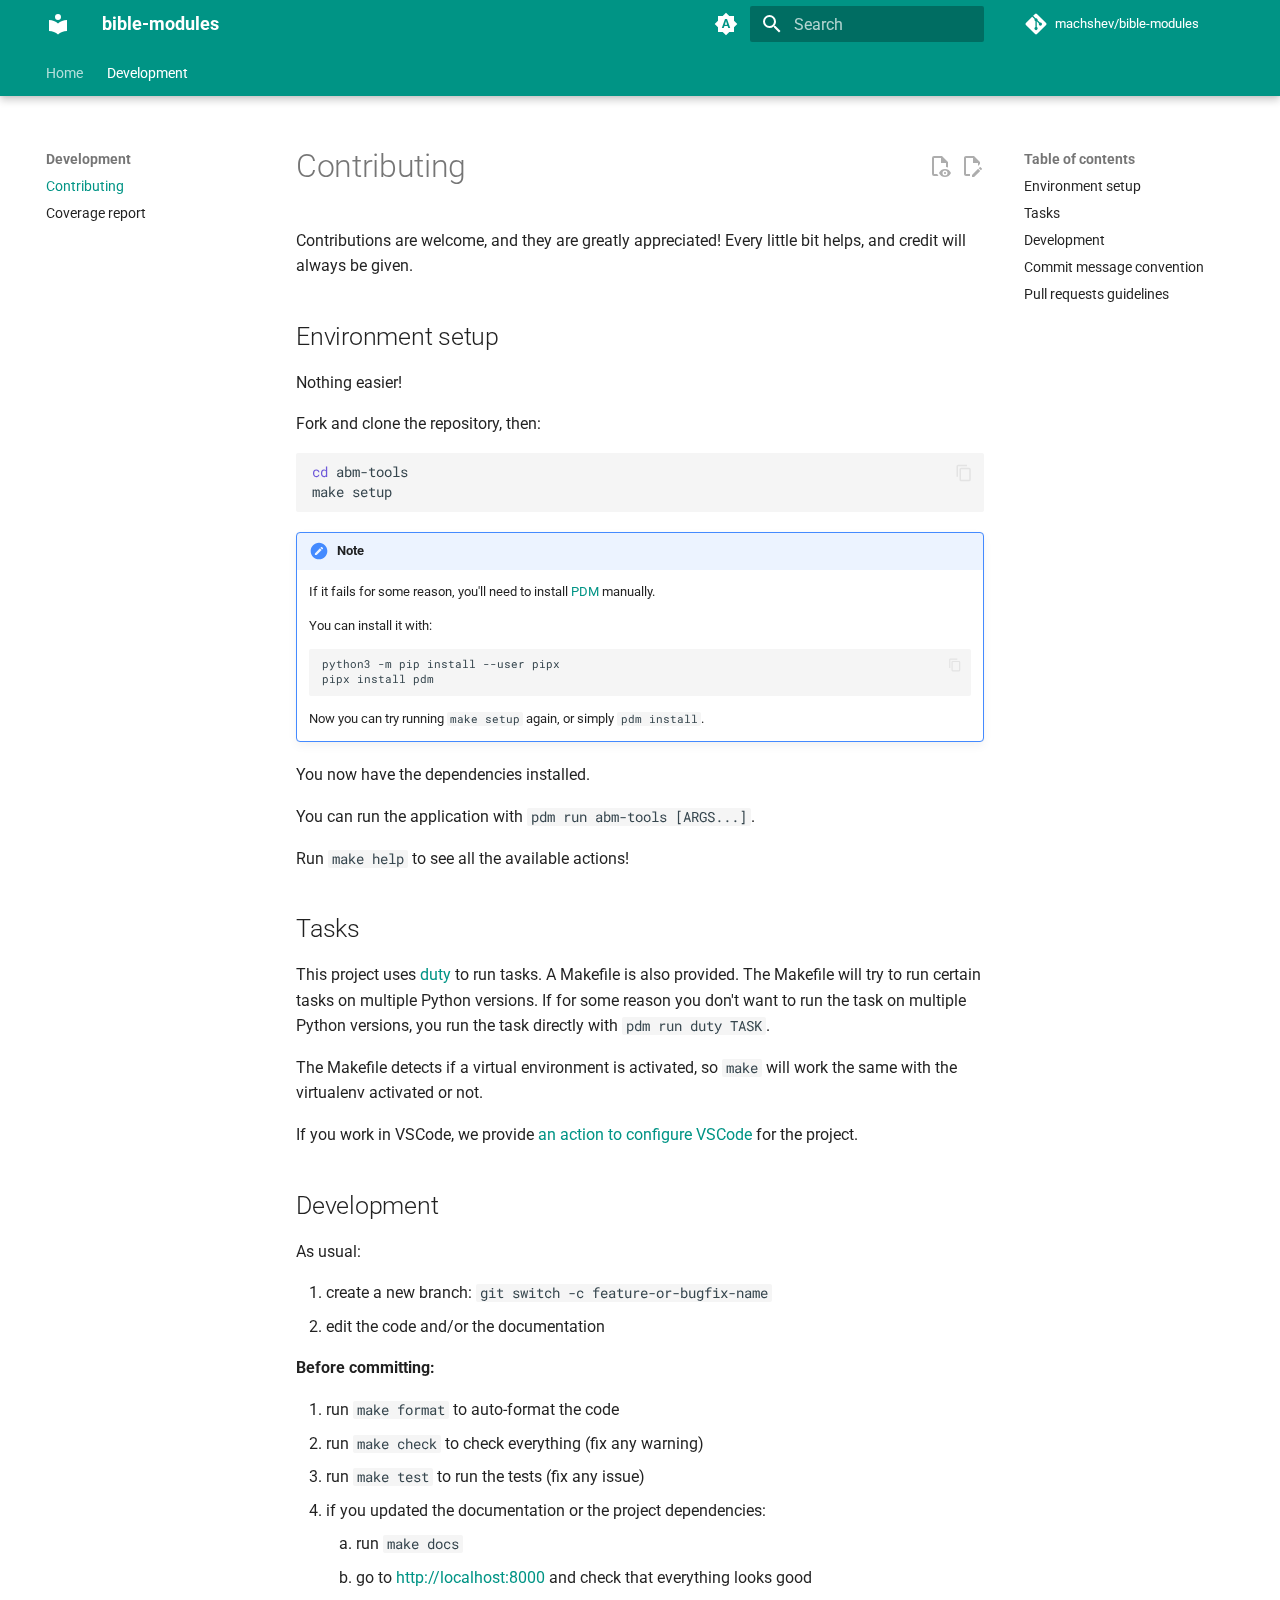
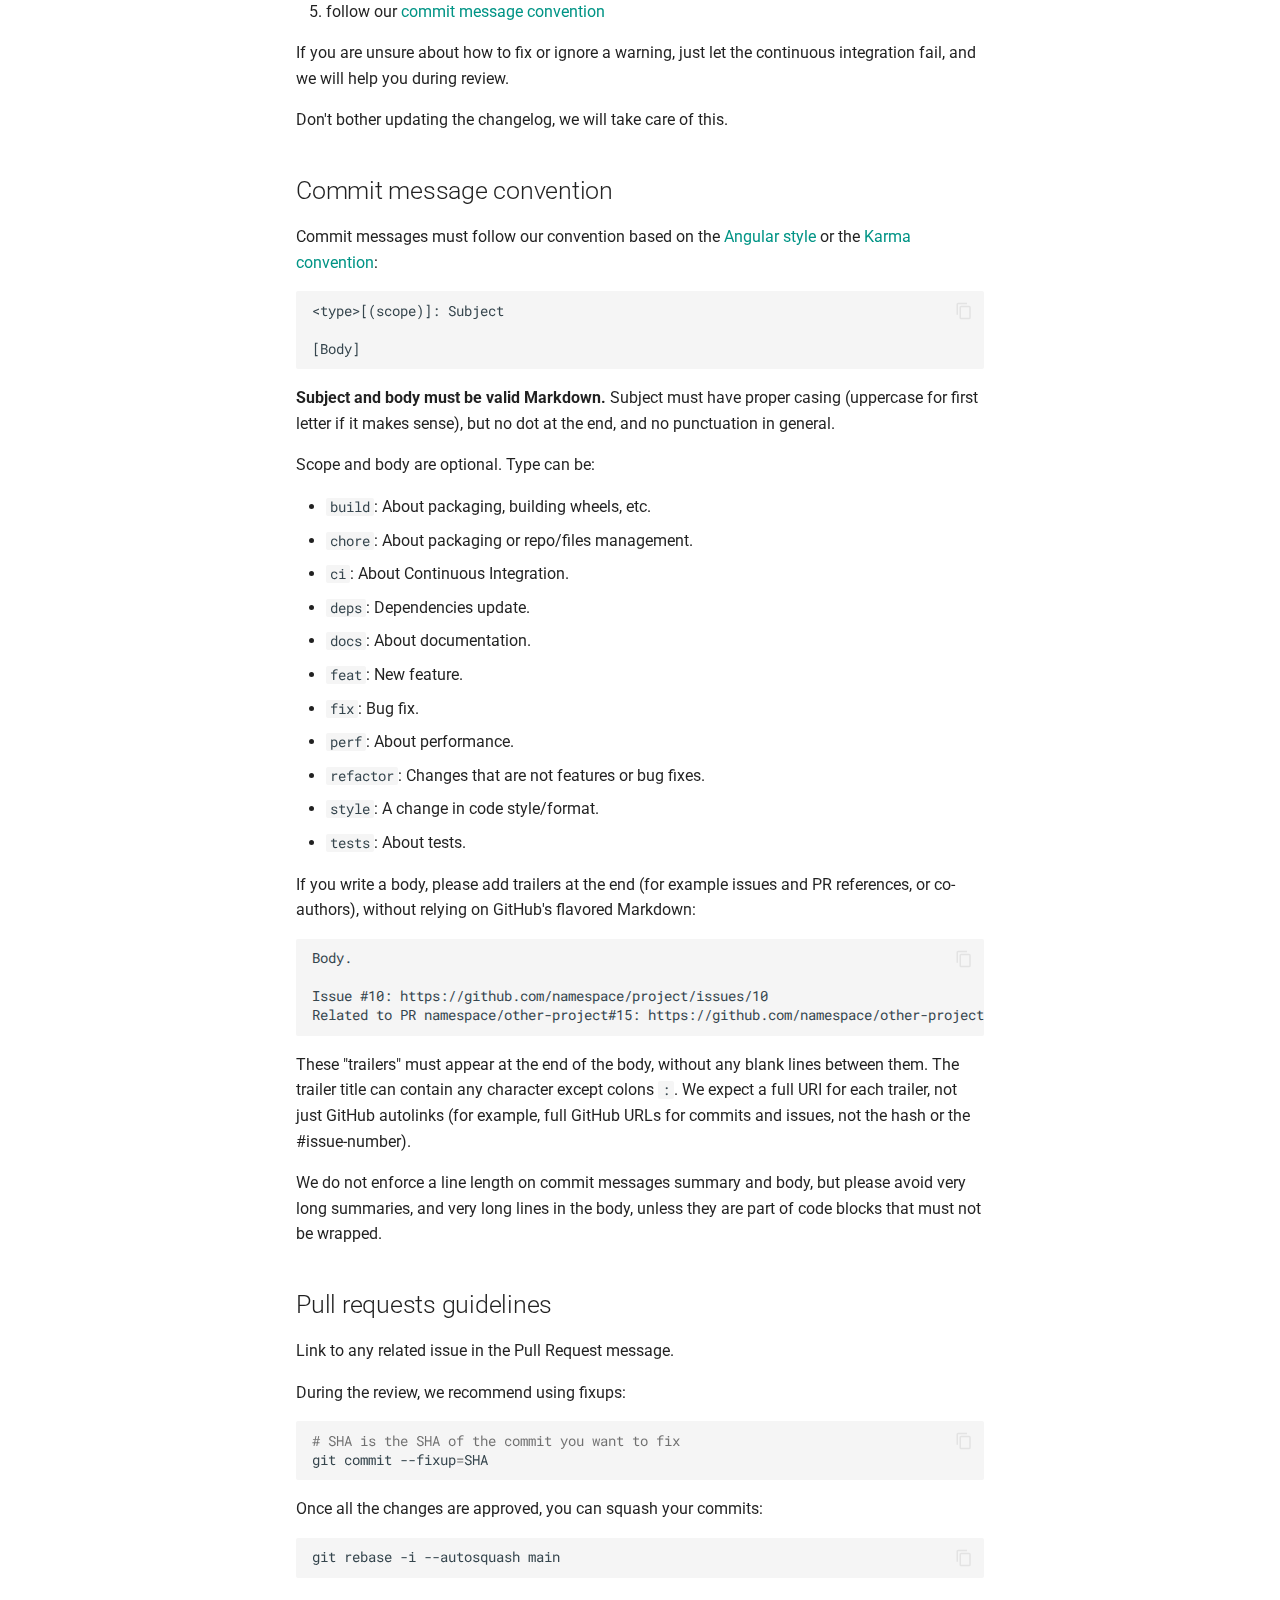
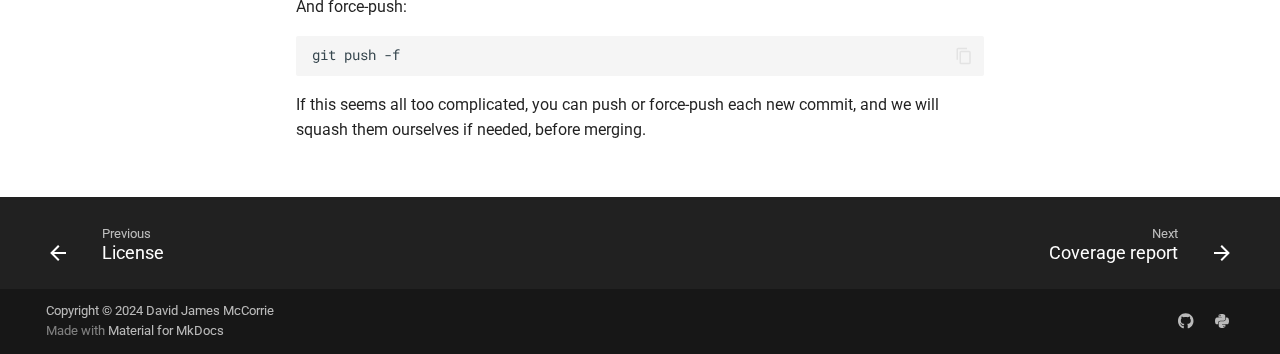
<file: contributing/index.html>
<!doctype html>
<html lang="en" class="no-js">
  <head>
    
      <meta charset="utf-8">
      <meta name="viewport" content="width=device-width,initial-scale=1">
      
        <meta name="description" content="Bible module tools">
      
      
      
        <link rel="canonical" href="https://machshev.github.io/bible-modules/contributing/">
      
      
        <link rel="prev" href="../license/">
      
      
        <link rel="next" href="../coverage/">
      
      
      <link rel="icon" href="../assets/images/favicon.png">
      <meta name="generator" content="mkdocs-1.6.1, mkdocs-material-9.6.15">
    
    
      
        <title>Contributing - bible-modules</title>
      
    
    
      <link rel="stylesheet" href="../assets/stylesheets/main.342714a4.min.css">
      
        
        <link rel="stylesheet" href="../assets/stylesheets/palette.06af60db.min.css">
      
      


    
    
      
    
    
      
        
        
        <link rel="preconnect" href="https://fonts.gstatic.com" crossorigin>
        <link rel="stylesheet" href="https://fonts.googleapis.com/css?family=Roboto:300,300i,400,400i,700,700i%7CRoboto+Mono:400,400i,700,700i&display=fallback">
        <style>:root{--md-text-font:"Roboto";--md-code-font:"Roboto Mono"}</style>
      
    
    
      <link rel="stylesheet" href="../assets/_markdown_exec_pyodide.css">
    
      <link rel="stylesheet" href="../assets/_mkdocstrings.css">
    
      <link rel="stylesheet" href="../css/material.css">
    
      <link rel="stylesheet" href="../css/mkdocstrings.css">
    
    <script>__md_scope=new URL("..",location),__md_hash=e=>[...e].reduce(((e,_)=>(e<<5)-e+_.charCodeAt(0)),0),__md_get=(e,_=localStorage,t=__md_scope)=>JSON.parse(_.getItem(t.pathname+"."+e)),__md_set=(e,_,t=localStorage,a=__md_scope)=>{try{t.setItem(a.pathname+"."+e,JSON.stringify(_))}catch(e){}}</script>
    
      

    
    
    
  </head>
  
  
    
    
      
    
    
    
    
    <body dir="ltr" data-md-color-scheme="default" data-md-color-primary="indigo" data-md-color-accent="indigo">
  
    
    <input class="md-toggle" data-md-toggle="drawer" type="checkbox" id="__drawer" autocomplete="off">
    <input class="md-toggle" data-md-toggle="search" type="checkbox" id="__search" autocomplete="off">
    <label class="md-overlay" for="__drawer"></label>
    <div data-md-component="skip">
      
        
        <a href="#contributing" class="md-skip">
          Skip to content
        </a>
      
    </div>
    <div data-md-component="announce">
      
    </div>
    
    
      

  

<header class="md-header md-header--shadow md-header--lifted" data-md-component="header">
  <nav class="md-header__inner md-grid" aria-label="Header">
    <a href=".." title="bible-modules" class="md-header__button md-logo" aria-label="bible-modules" data-md-component="logo">
      
  
  <svg xmlns="http://www.w3.org/2000/svg" viewBox="0 0 24 24"><path d="M12 8a3 3 0 0 0 3-3 3 3 0 0 0-3-3 3 3 0 0 0-3 3 3 3 0 0 0 3 3m0 3.54C9.64 9.35 6.5 8 3 8v11c3.5 0 6.64 1.35 9 3.54 2.36-2.19 5.5-3.54 9-3.54V8c-3.5 0-6.64 1.35-9 3.54"/></svg>

    </a>
    <label class="md-header__button md-icon" for="__drawer">
      
      <svg xmlns="http://www.w3.org/2000/svg" viewBox="0 0 24 24"><path d="M3 6h18v2H3zm0 5h18v2H3zm0 5h18v2H3z"/></svg>
    </label>
    <div class="md-header__title" data-md-component="header-title">
      <div class="md-header__ellipsis">
        <div class="md-header__topic">
          <span class="md-ellipsis">
            bible-modules
          </span>
        </div>
        <div class="md-header__topic" data-md-component="header-topic">
          <span class="md-ellipsis">
            
              Contributing
            
          </span>
        </div>
      </div>
    </div>
    
      
        <form class="md-header__option" data-md-component="palette">
  
    
    
    
    <input class="md-option" data-md-color-media="(prefers-color-scheme)" data-md-color-scheme="default" data-md-color-primary="indigo" data-md-color-accent="indigo"  aria-label="Switch to light mode"  type="radio" name="__palette" id="__palette_0">
    
      <label class="md-header__button md-icon" title="Switch to light mode" for="__palette_1" hidden>
        <svg xmlns="http://www.w3.org/2000/svg" viewBox="0 0 24 24"><path d="m14.3 16-.7-2h-3.2l-.7 2H7.8L11 7h2l3.2 9zM20 8.69V4h-4.69L12 .69 8.69 4H4v4.69L.69 12 4 15.31V20h4.69L12 23.31 15.31 20H20v-4.69L23.31 12zm-9.15 3.96h2.3L12 9z"/></svg>
      </label>
    
  
    
    
    
    <input class="md-option" data-md-color-media="(prefers-color-scheme: light)" data-md-color-scheme="default" data-md-color-primary="teal" data-md-color-accent="purple"  aria-label="Switch to dark mode"  type="radio" name="__palette" id="__palette_1">
    
      <label class="md-header__button md-icon" title="Switch to dark mode" for="__palette_2" hidden>
        <svg xmlns="http://www.w3.org/2000/svg" viewBox="0 0 24 24"><path d="M12 7a5 5 0 0 1 5 5 5 5 0 0 1-5 5 5 5 0 0 1-5-5 5 5 0 0 1 5-5m0 2a3 3 0 0 0-3 3 3 3 0 0 0 3 3 3 3 0 0 0 3-3 3 3 0 0 0-3-3m0-7 2.39 3.42C13.65 5.15 12.84 5 12 5s-1.65.15-2.39.42zM3.34 7l4.16-.35A7.2 7.2 0 0 0 5.94 8.5c-.44.74-.69 1.5-.83 2.29zm.02 10 1.76-3.77a7.131 7.131 0 0 0 2.38 4.14zM20.65 7l-1.77 3.79a7.02 7.02 0 0 0-2.38-4.15zm-.01 10-4.14.36c.59-.51 1.12-1.14 1.54-1.86.42-.73.69-1.5.83-2.29zM12 22l-2.41-3.44c.74.27 1.55.44 2.41.44.82 0 1.63-.17 2.37-.44z"/></svg>
      </label>
    
  
    
    
    
    <input class="md-option" data-md-color-media="(prefers-color-scheme: dark)" data-md-color-scheme="slate" data-md-color-primary="black" data-md-color-accent="lime"  aria-label="Switch to system preference"  type="radio" name="__palette" id="__palette_2">
    
      <label class="md-header__button md-icon" title="Switch to system preference" for="__palette_0" hidden>
        <svg xmlns="http://www.w3.org/2000/svg" viewBox="0 0 24 24"><path d="m17.75 4.09-2.53 1.94.91 3.06-2.63-1.81-2.63 1.81.91-3.06-2.53-1.94L12.44 4l1.06-3 1.06 3zm3.5 6.91-1.64 1.25.59 1.98-1.7-1.17-1.7 1.17.59-1.98L15.75 11l2.06-.05L18.5 9l.69 1.95zm-2.28 4.95c.83-.08 1.72 1.1 1.19 1.85-.32.45-.66.87-1.08 1.27C15.17 23 8.84 23 4.94 19.07c-3.91-3.9-3.91-10.24 0-14.14.4-.4.82-.76 1.27-1.08.75-.53 1.93.36 1.85 1.19-.27 2.86.69 5.83 2.89 8.02a9.96 9.96 0 0 0 8.02 2.89m-1.64 2.02a12.08 12.08 0 0 1-7.8-3.47c-2.17-2.19-3.33-5-3.49-7.82-2.81 3.14-2.7 7.96.31 10.98 3.02 3.01 7.84 3.12 10.98.31"/></svg>
      </label>
    
  
</form>
      
    
    
      <script>var palette=__md_get("__palette");if(palette&&palette.color){if("(prefers-color-scheme)"===palette.color.media){var media=matchMedia("(prefers-color-scheme: light)"),input=document.querySelector(media.matches?"[data-md-color-media='(prefers-color-scheme: light)']":"[data-md-color-media='(prefers-color-scheme: dark)']");palette.color.media=input.getAttribute("data-md-color-media"),palette.color.scheme=input.getAttribute("data-md-color-scheme"),palette.color.primary=input.getAttribute("data-md-color-primary"),palette.color.accent=input.getAttribute("data-md-color-accent")}for(var[key,value]of Object.entries(palette.color))document.body.setAttribute("data-md-color-"+key,value)}</script>
    
    
    
      
      
        <label class="md-header__button md-icon" for="__search">
          
          <svg xmlns="http://www.w3.org/2000/svg" viewBox="0 0 24 24"><path d="M9.5 3A6.5 6.5 0 0 1 16 9.5c0 1.61-.59 3.09-1.56 4.23l.27.27h.79l5 5-1.5 1.5-5-5v-.79l-.27-.27A6.52 6.52 0 0 1 9.5 16 6.5 6.5 0 0 1 3 9.5 6.5 6.5 0 0 1 9.5 3m0 2C7 5 5 7 5 9.5S7 14 9.5 14 14 12 14 9.5 12 5 9.5 5"/></svg>
        </label>
        <div class="md-search" data-md-component="search" role="dialog">
  <label class="md-search__overlay" for="__search"></label>
  <div class="md-search__inner" role="search">
    <form class="md-search__form" name="search">
      <input type="text" class="md-search__input" name="query" aria-label="Search" placeholder="Search" autocapitalize="off" autocorrect="off" autocomplete="off" spellcheck="false" data-md-component="search-query" required>
      <label class="md-search__icon md-icon" for="__search">
        
        <svg xmlns="http://www.w3.org/2000/svg" viewBox="0 0 24 24"><path d="M9.5 3A6.5 6.5 0 0 1 16 9.5c0 1.61-.59 3.09-1.56 4.23l.27.27h.79l5 5-1.5 1.5-5-5v-.79l-.27-.27A6.52 6.52 0 0 1 9.5 16 6.5 6.5 0 0 1 3 9.5 6.5 6.5 0 0 1 9.5 3m0 2C7 5 5 7 5 9.5S7 14 9.5 14 14 12 14 9.5 12 5 9.5 5"/></svg>
        
        <svg xmlns="http://www.w3.org/2000/svg" viewBox="0 0 24 24"><path d="M20 11v2H8l5.5 5.5-1.42 1.42L4.16 12l7.92-7.92L13.5 5.5 8 11z"/></svg>
      </label>
      <nav class="md-search__options" aria-label="Search">
        
        <button type="reset" class="md-search__icon md-icon" title="Clear" aria-label="Clear" tabindex="-1">
          
          <svg xmlns="http://www.w3.org/2000/svg" viewBox="0 0 24 24"><path d="M19 6.41 17.59 5 12 10.59 6.41 5 5 6.41 10.59 12 5 17.59 6.41 19 12 13.41 17.59 19 19 17.59 13.41 12z"/></svg>
        </button>
      </nav>
      
        <div class="md-search__suggest" data-md-component="search-suggest"></div>
      
    </form>
    <div class="md-search__output">
      <div class="md-search__scrollwrap" tabindex="0" data-md-scrollfix>
        <div class="md-search-result" data-md-component="search-result">
          <div class="md-search-result__meta">
            Initializing search
          </div>
          <ol class="md-search-result__list" role="presentation"></ol>
        </div>
      </div>
    </div>
  </div>
</div>
      
    
    
      <div class="md-header__source">
        <a href="https://github.com/machshev/bible-modules" title="Go to repository" class="md-source" data-md-component="source">
  <div class="md-source__icon md-icon">
    
    <svg xmlns="http://www.w3.org/2000/svg" viewBox="0 0 448 512"><!--! Font Awesome Free 6.7.2 by @fontawesome - https://fontawesome.com License - https://fontawesome.com/license/free (Icons: CC BY 4.0, Fonts: SIL OFL 1.1, Code: MIT License) Copyright 2024 Fonticons, Inc.--><path d="M439.55 236.05 244 40.45a28.87 28.87 0 0 0-40.81 0l-40.66 40.63 51.52 51.52c27.06-9.14 52.68 16.77 43.39 43.68l49.66 49.66c34.23-11.8 61.18 31 35.47 56.69-26.49 26.49-70.21-2.87-56-37.34L240.22 199v121.85c25.3 12.54 22.26 41.85 9.08 55a34.34 34.34 0 0 1-48.55 0c-17.57-17.6-11.07-46.91 11.25-56v-123c-20.8-8.51-24.6-30.74-18.64-45L142.57 101 8.45 235.14a28.86 28.86 0 0 0 0 40.81l195.61 195.6a28.86 28.86 0 0 0 40.8 0l194.69-194.69a28.86 28.86 0 0 0 0-40.81"/></svg>
  </div>
  <div class="md-source__repository">
    machshev/bible-modules
  </div>
</a>
      </div>
    
  </nav>
  
    
      
<nav class="md-tabs" aria-label="Tabs" data-md-component="tabs">
  <div class="md-grid">
    <ul class="md-tabs__list">
      
        
  
  
  
  
    
    
      <li class="md-tabs__item">
        <a href=".." class="md-tabs__link">
          
  
  
    
  
  Home

        </a>
      </li>
    
  

      
        
  
  
  
    
  
  
    
    
      <li class="md-tabs__item md-tabs__item--active">
        <a href="./" class="md-tabs__link">
          
  
  
    
  
  Development

        </a>
      </li>
    
  

      
    </ul>
  </div>
</nav>
    
  
</header>
    
    <div class="md-container" data-md-component="container">
      
      
        
      
      <main class="md-main" data-md-component="main">
        <div class="md-main__inner md-grid">
          
            
              
              <div class="md-sidebar md-sidebar--primary" data-md-component="sidebar" data-md-type="navigation" >
                <div class="md-sidebar__scrollwrap">
                  <div class="md-sidebar__inner">
                    


  


<nav class="md-nav md-nav--primary md-nav--lifted" aria-label="Navigation" data-md-level="0">
  <label class="md-nav__title" for="__drawer">
    <a href=".." title="bible-modules" class="md-nav__button md-logo" aria-label="bible-modules" data-md-component="logo">
      
  
  <svg xmlns="http://www.w3.org/2000/svg" viewBox="0 0 24 24"><path d="M12 8a3 3 0 0 0 3-3 3 3 0 0 0-3-3 3 3 0 0 0-3 3 3 3 0 0 0 3 3m0 3.54C9.64 9.35 6.5 8 3 8v11c3.5 0 6.64 1.35 9 3.54 2.36-2.19 5.5-3.54 9-3.54V8c-3.5 0-6.64 1.35-9 3.54"/></svg>

    </a>
    bible-modules
  </label>
  
    <div class="md-nav__source">
      <a href="https://github.com/machshev/bible-modules" title="Go to repository" class="md-source" data-md-component="source">
  <div class="md-source__icon md-icon">
    
    <svg xmlns="http://www.w3.org/2000/svg" viewBox="0 0 448 512"><!--! Font Awesome Free 6.7.2 by @fontawesome - https://fontawesome.com License - https://fontawesome.com/license/free (Icons: CC BY 4.0, Fonts: SIL OFL 1.1, Code: MIT License) Copyright 2024 Fonticons, Inc.--><path d="M439.55 236.05 244 40.45a28.87 28.87 0 0 0-40.81 0l-40.66 40.63 51.52 51.52c27.06-9.14 52.68 16.77 43.39 43.68l49.66 49.66c34.23-11.8 61.18 31 35.47 56.69-26.49 26.49-70.21-2.87-56-37.34L240.22 199v121.85c25.3 12.54 22.26 41.85 9.08 55a34.34 34.34 0 0 1-48.55 0c-17.57-17.6-11.07-46.91 11.25-56v-123c-20.8-8.51-24.6-30.74-18.64-45L142.57 101 8.45 235.14a28.86 28.86 0 0 0 0 40.81l195.61 195.6a28.86 28.86 0 0 0 40.8 0l194.69-194.69a28.86 28.86 0 0 0 0-40.81"/></svg>
  </div>
  <div class="md-source__repository">
    machshev/bible-modules
  </div>
</a>
    </div>
  
  <ul class="md-nav__list" data-md-scrollfix>
    
      
      
  
  
  
  
    
    
      
        
          
        
      
        
      
        
      
    
    
    
      
      
        
      
    
    
    <li class="md-nav__item md-nav__item--nested">
      
        
        
        <input class="md-nav__toggle md-toggle " type="checkbox" id="__nav_1" >
        
          
          <div class="md-nav__link md-nav__container">
            <a href=".." class="md-nav__link ">
              
  
  
  <span class="md-ellipsis">
    Home
    
  </span>
  

            </a>
            
              
              <label class="md-nav__link " for="__nav_1" id="__nav_1_label" tabindex="0">
                <span class="md-nav__icon md-icon"></span>
              </label>
            
          </div>
        
        <nav class="md-nav" data-md-level="1" aria-labelledby="__nav_1_label" aria-expanded="false">
          <label class="md-nav__title" for="__nav_1">
            <span class="md-nav__icon md-icon"></span>
            Home
          </label>
          <ul class="md-nav__list" data-md-scrollfix>
            
              
            
              
                
  
  
  
  
    <li class="md-nav__item">
      <a href="../changelog/" class="md-nav__link">
        
  
  
  <span class="md-ellipsis">
    Changelog
    
  </span>
  

      </a>
    </li>
  

              
            
              
                
  
  
  
  
    <li class="md-nav__item">
      <a href="../license/" class="md-nav__link">
        
  
  
  <span class="md-ellipsis">
    License
    
  </span>
  

      </a>
    </li>
  

              
            
          </ul>
        </nav>
      
    </li>
  

    
      
      
  
  
    
  
  
  
    
    
      
        
      
        
      
    
    
    
      
        
        
      
      
        
      
    
    
    <li class="md-nav__item md-nav__item--active md-nav__item--section md-nav__item--nested">
      
        
        
        <input class="md-nav__toggle md-toggle " type="checkbox" id="__nav_2" checked>
        
          
          <label class="md-nav__link" for="__nav_2" id="__nav_2_label" tabindex="">
            
  
  
  <span class="md-ellipsis">
    Development
    
  </span>
  

            <span class="md-nav__icon md-icon"></span>
          </label>
        
        <nav class="md-nav" data-md-level="1" aria-labelledby="__nav_2_label" aria-expanded="true">
          <label class="md-nav__title" for="__nav_2">
            <span class="md-nav__icon md-icon"></span>
            Development
          </label>
          <ul class="md-nav__list" data-md-scrollfix>
            
              
                
  
  
    
  
  
  
    <li class="md-nav__item md-nav__item--active">
      
      <input class="md-nav__toggle md-toggle" type="checkbox" id="__toc">
      
      
        
      
      
        <label class="md-nav__link md-nav__link--active" for="__toc">
          
  
  
  <span class="md-ellipsis">
    Contributing
    
  </span>
  

          <span class="md-nav__icon md-icon"></span>
        </label>
      
      <a href="./" class="md-nav__link md-nav__link--active">
        
  
  
  <span class="md-ellipsis">
    Contributing
    
  </span>
  

      </a>
      
        

<nav class="md-nav md-nav--secondary" aria-label="Table of contents">
  
  
  
    
  
  
    <label class="md-nav__title" for="__toc">
      <span class="md-nav__icon md-icon"></span>
      Table of contents
    </label>
    <ul class="md-nav__list" data-md-component="toc" data-md-scrollfix>
      
        <li class="md-nav__item">
  <a href="#environment-setup" class="md-nav__link">
    <span class="md-ellipsis">
      Environment setup
    </span>
  </a>
  
</li>
      
        <li class="md-nav__item">
  <a href="#tasks" class="md-nav__link">
    <span class="md-ellipsis">
      Tasks
    </span>
  </a>
  
</li>
      
        <li class="md-nav__item">
  <a href="#development" class="md-nav__link">
    <span class="md-ellipsis">
      Development
    </span>
  </a>
  
</li>
      
        <li class="md-nav__item">
  <a href="#commit-message-convention" class="md-nav__link">
    <span class="md-ellipsis">
      Commit message convention
    </span>
  </a>
  
</li>
      
        <li class="md-nav__item">
  <a href="#pull-requests-guidelines" class="md-nav__link">
    <span class="md-ellipsis">
      Pull requests guidelines
    </span>
  </a>
  
</li>
      
    </ul>
  
</nav>
      
    </li>
  

              
            
              
                
  
  
  
  
    <li class="md-nav__item">
      <a href="../coverage/" class="md-nav__link">
        
  
  
  <span class="md-ellipsis">
    Coverage report
    
  </span>
  

      </a>
    </li>
  

              
            
          </ul>
        </nav>
      
    </li>
  

    
  </ul>
</nav>
                  </div>
                </div>
              </div>
            
            
              
              <div class="md-sidebar md-sidebar--secondary" data-md-component="sidebar" data-md-type="toc" >
                <div class="md-sidebar__scrollwrap">
                  <div class="md-sidebar__inner">
                    

<nav class="md-nav md-nav--secondary" aria-label="Table of contents">
  
  
  
    
  
  
    <label class="md-nav__title" for="__toc">
      <span class="md-nav__icon md-icon"></span>
      Table of contents
    </label>
    <ul class="md-nav__list" data-md-component="toc" data-md-scrollfix>
      
        <li class="md-nav__item">
  <a href="#environment-setup" class="md-nav__link">
    <span class="md-ellipsis">
      Environment setup
    </span>
  </a>
  
</li>
      
        <li class="md-nav__item">
  <a href="#tasks" class="md-nav__link">
    <span class="md-ellipsis">
      Tasks
    </span>
  </a>
  
</li>
      
        <li class="md-nav__item">
  <a href="#development" class="md-nav__link">
    <span class="md-ellipsis">
      Development
    </span>
  </a>
  
</li>
      
        <li class="md-nav__item">
  <a href="#commit-message-convention" class="md-nav__link">
    <span class="md-ellipsis">
      Commit message convention
    </span>
  </a>
  
</li>
      
        <li class="md-nav__item">
  <a href="#pull-requests-guidelines" class="md-nav__link">
    <span class="md-ellipsis">
      Pull requests guidelines
    </span>
  </a>
  
</li>
      
    </ul>
  
</nav>
                  </div>
                </div>
              </div>
            
          
          
            <div class="md-content" data-md-component="content">
              <article class="md-content__inner md-typeset">
                
                  


  
    <a href="https://github.com/machshev/bible-modules/edit/main/docs/contributing.md" title="Edit this page" class="md-content__button md-icon" rel="edit">
      
      <svg xmlns="http://www.w3.org/2000/svg" viewBox="0 0 24 24"><path d="M10 20H6V4h7v5h5v3.1l2-2V8l-6-6H6c-1.1 0-2 .9-2 2v16c0 1.1.9 2 2 2h4zm10.2-7c.1 0 .3.1.4.2l1.3 1.3c.2.2.2.6 0 .8l-1 1-2.1-2.1 1-1c.1-.1.2-.2.4-.2m0 3.9L14.1 23H12v-2.1l6.1-6.1z"/></svg>
    </a>
  
  
    
      
    
    <a href="https://github.com/machshev/bible-modules/raw/main/docs/contributing.md" title="View source of this page" class="md-content__button md-icon">
      
      <svg xmlns="http://www.w3.org/2000/svg" viewBox="0 0 24 24"><path d="M17 18c.56 0 1 .44 1 1s-.44 1-1 1-1-.44-1-1 .44-1 1-1m0-3c-2.73 0-5.06 1.66-6 4 .94 2.34 3.27 4 6 4s5.06-1.66 6-4c-.94-2.34-3.27-4-6-4m0 6.5a2.5 2.5 0 0 1-2.5-2.5 2.5 2.5 0 0 1 2.5-2.5 2.5 2.5 0 0 1 2.5 2.5 2.5 2.5 0 0 1-2.5 2.5M9.27 20H6V4h7v5h5v4.07c.7.08 1.36.25 2 .49V8l-6-6H6a2 2 0 0 0-2 2v16a2 2 0 0 0 2 2h4.5a8.2 8.2 0 0 1-1.23-2"/></svg>
    </a>
  


<h1 id="contributing">Contributing<a class="headerlink" href="#contributing" title="Permanent link">&para;</a></h1>
<p>Contributions are welcome, and they are greatly appreciated!
Every little bit helps, and credit will always be given.</p>
<h2 id="environment-setup">Environment setup<a class="headerlink" href="#environment-setup" title="Permanent link">&para;</a></h2>
<p>Nothing easier!</p>
<p>Fork and clone the repository, then:</p>
<div class="highlight"><pre><span></span><code><span class="nb">cd</span><span class="w"> </span>abm-tools
make<span class="w"> </span>setup
</code></pre></div>
<div class="admonition note">
<p class="admonition-title">Note</p>
<p>
If it fails for some reason,
you'll need to install
<a href="https://github.com/pdm-project/pdm">PDM</a>
manually.</p>
<p>You can install it with:</p>
<div class="highlight"><pre><span></span><code>python3<span class="w"> </span>-m<span class="w"> </span>pip<span class="w"> </span>install<span class="w"> </span>--user<span class="w"> </span>pipx
pipx<span class="w"> </span>install<span class="w"> </span>pdm
</code></pre></div>
<p>Now you can try running <code>make setup</code> again,
or simply <code>pdm install</code>.</p>
</div>
<p>You now have the dependencies installed.</p>
<p>You can run the application with <code>pdm run abm-tools [ARGS...]</code>.</p>
<p>Run <code>make help</code> to see all the available actions!</p>
<h2 id="tasks">Tasks<a class="headerlink" href="#tasks" title="Permanent link">&para;</a></h2>
<p>This project uses <a href="https://github.com/pawamoy/duty">duty</a> to run tasks.
A Makefile is also provided. The Makefile will try to run certain tasks
on multiple Python versions. If for some reason you don't want to run the task
on multiple Python versions, you run the task directly with <code>pdm run duty TASK</code>.</p>
<p>The Makefile detects if a virtual environment is activated,
so <code>make</code> will work the same with the virtualenv activated or not.</p>
<p>If you work in VSCode, we provide
<a href="https://pawamoy.github.io/copier-pdm/work/#vscode-setup">an action to configure VSCode</a>
for the project.</p>
<h2 id="development">Development<a class="headerlink" href="#development" title="Permanent link">&para;</a></h2>
<p>As usual:</p>
<ol>
<li>create a new branch: <code>git switch -c feature-or-bugfix-name</code></li>
<li>edit the code and/or the documentation</li>
</ol>
<p><strong>Before committing:</strong></p>
<ol>
<li>run <code>make format</code> to auto-format the code</li>
<li>run <code>make check</code> to check everything (fix any warning)</li>
<li>run <code>make test</code> to run the tests (fix any issue)</li>
<li>if you updated the documentation or the project dependencies:<ol>
<li>run <code>make docs</code></li>
<li>go to <a href="http://localhost:8000">http://localhost:8000</a> and check that everything looks good</li>
</ol>
</li>
<li>follow our <a href="#commit-message-convention">commit message convention</a></li>
</ol>
<p>If you are unsure about how to fix or ignore a warning,
just let the continuous integration fail,
and we will help you during review.</p>
<p>Don't bother updating the changelog, we will take care of this.</p>
<h2 id="commit-message-convention">Commit message convention<a class="headerlink" href="#commit-message-convention" title="Permanent link">&para;</a></h2>
<p>Commit messages must follow our convention based on the
<a href="https://gist.github.com/stephenparish/9941e89d80e2bc58a153#format-of-the-commit-message">Angular style</a>
or the <a href="https://karma-runner.github.io/4.0/dev/git-commit-msg.html">Karma convention</a>:</p>
<div class="highlight"><pre><span></span><code>&lt;type&gt;[(scope)]: Subject

[Body]
</code></pre></div>
<p><strong>Subject and body must be valid Markdown.</strong>
Subject must have proper casing (uppercase for first letter
if it makes sense), but no dot at the end, and no punctuation
in general.</p>
<p>Scope and body are optional. Type can be:</p>
<ul>
<li><code>build</code>: About packaging, building wheels, etc.</li>
<li><code>chore</code>: About packaging or repo/files management.</li>
<li><code>ci</code>: About Continuous Integration.</li>
<li><code>deps</code>: Dependencies update.</li>
<li><code>docs</code>: About documentation.</li>
<li><code>feat</code>: New feature.</li>
<li><code>fix</code>: Bug fix.</li>
<li><code>perf</code>: About performance.</li>
<li><code>refactor</code>: Changes that are not features or bug fixes.</li>
<li><code>style</code>: A change in code style/format.</li>
<li><code>tests</code>: About tests.</li>
</ul>
<p>If you write a body, please add trailers at the end
(for example issues and PR references, or co-authors),
without relying on GitHub's flavored Markdown:</p>
<div class="highlight"><pre><span></span><code>Body.

Issue #10: https://github.com/namespace/project/issues/10
Related to PR namespace/other-project#15: https://github.com/namespace/other-project/pull/15
</code></pre></div>
<p>These "trailers" must appear at the end of the body,
without any blank lines between them. The trailer title
can contain any character except colons <code>:</code>.
We expect a full URI for each trailer, not just GitHub autolinks
(for example, full GitHub URLs for commits and issues,
not the hash or the #issue-number).</p>
<p>We do not enforce a line length on commit messages summary and body,
but please avoid very long summaries, and very long lines in the body,
unless they are part of code blocks that must not be wrapped.</p>
<h2 id="pull-requests-guidelines">Pull requests guidelines<a class="headerlink" href="#pull-requests-guidelines" title="Permanent link">&para;</a></h2>
<p>Link to any related issue in the Pull Request message.</p>
<p>During the review, we recommend using fixups:</p>
<div class="highlight"><pre><span></span><code><span class="c1"># SHA is the SHA of the commit you want to fix</span>
git<span class="w"> </span>commit<span class="w"> </span>--fixup<span class="o">=</span>SHA
</code></pre></div>
<p>Once all the changes are approved, you can squash your commits:</p>
<div class="highlight"><pre><span></span><code>git<span class="w"> </span>rebase<span class="w"> </span>-i<span class="w"> </span>--autosquash<span class="w"> </span>main
</code></pre></div>
<p>And force-push:</p>
<div class="highlight"><pre><span></span><code>git<span class="w"> </span>push<span class="w"> </span>-f
</code></pre></div>
<p>If this seems all too complicated, you can push or force-push each new commit,
and we will squash them ourselves if needed, before merging.</p>












                
              </article>
            </div>
          
          
<script>var target=document.getElementById(location.hash.slice(1));target&&target.name&&(target.checked=target.name.startsWith("__tabbed_"))</script>
        </div>
        
          <button type="button" class="md-top md-icon" data-md-component="top" hidden>
  
  <svg xmlns="http://www.w3.org/2000/svg" viewBox="0 0 24 24"><path d="M13 20h-2V8l-5.5 5.5-1.42-1.42L12 4.16l7.92 7.92-1.42 1.42L13 8z"/></svg>
  Back to top
</button>
        
      </main>
      
        <footer class="md-footer">
  
    
      
      <nav class="md-footer__inner md-grid" aria-label="Footer" >
        
          
          <a href="../license/" class="md-footer__link md-footer__link--prev" aria-label="Previous: License">
            <div class="md-footer__button md-icon">
              
              <svg xmlns="http://www.w3.org/2000/svg" viewBox="0 0 24 24"><path d="M20 11v2H8l5.5 5.5-1.42 1.42L4.16 12l7.92-7.92L13.5 5.5 8 11z"/></svg>
            </div>
            <div class="md-footer__title">
              <span class="md-footer__direction">
                Previous
              </span>
              <div class="md-ellipsis">
                License
              </div>
            </div>
          </a>
        
        
          
          <a href="../coverage/" class="md-footer__link md-footer__link--next" aria-label="Next: Coverage report">
            <div class="md-footer__title">
              <span class="md-footer__direction">
                Next
              </span>
              <div class="md-ellipsis">
                Coverage report
              </div>
            </div>
            <div class="md-footer__button md-icon">
              
              <svg xmlns="http://www.w3.org/2000/svg" viewBox="0 0 24 24"><path d="M4 11v2h12l-5.5 5.5 1.42 1.42L19.84 12l-7.92-7.92L10.5 5.5 16 11z"/></svg>
            </div>
          </a>
        
      </nav>
    
  
  <div class="md-footer-meta md-typeset">
    <div class="md-footer-meta__inner md-grid">
      <div class="md-copyright">
  
    <div class="md-copyright__highlight">
      Copyright &copy; 2024 David James McCorrie
    </div>
  
  
    Made with
    <a href="https://squidfunk.github.io/mkdocs-material/" target="_blank" rel="noopener">
      Material for MkDocs
    </a>
  
</div>
      
        <div class="md-social">
  
    
    
    
    
      
      
    
    <a href="https://github.com/machshev" target="_blank" rel="noopener" title="github.com" class="md-social__link">
      <svg xmlns="http://www.w3.org/2000/svg" viewBox="0 0 496 512"><!--! Font Awesome Free 6.7.2 by @fontawesome - https://fontawesome.com License - https://fontawesome.com/license/free (Icons: CC BY 4.0, Fonts: SIL OFL 1.1, Code: MIT License) Copyright 2024 Fonticons, Inc.--><path d="M165.9 397.4c0 2-2.3 3.6-5.2 3.6-3.3.3-5.6-1.3-5.6-3.6 0-2 2.3-3.6 5.2-3.6 3-.3 5.6 1.3 5.6 3.6m-31.1-4.5c-.7 2 1.3 4.3 4.3 4.9 2.6 1 5.6 0 6.2-2s-1.3-4.3-4.3-5.2c-2.6-.7-5.5.3-6.2 2.3m44.2-1.7c-2.9.7-4.9 2.6-4.6 4.9.3 2 2.9 3.3 5.9 2.6 2.9-.7 4.9-2.6 4.6-4.6-.3-1.9-3-3.2-5.9-2.9M244.8 8C106.1 8 0 113.3 0 252c0 110.9 69.8 205.8 169.5 239.2 12.8 2.3 17.3-5.6 17.3-12.1 0-6.2-.3-40.4-.3-61.4 0 0-70 15-84.7-29.8 0 0-11.4-29.1-27.8-36.6 0 0-22.9-15.7 1.6-15.4 0 0 24.9 2 38.6 25.8 21.9 38.6 58.6 27.5 72.9 20.9 2.3-16 8.8-27.1 16-33.7-55.9-6.2-112.3-14.3-112.3-110.5 0-27.5 7.6-41.3 23.6-58.9-2.6-6.5-11.1-33.3 2.6-67.9 20.9-6.5 69 27 69 27 20-5.6 41.5-8.5 62.8-8.5s42.8 2.9 62.8 8.5c0 0 48.1-33.6 69-27 13.7 34.7 5.2 61.4 2.6 67.9 16 17.7 25.8 31.5 25.8 58.9 0 96.5-58.9 104.2-114.8 110.5 9.2 7.9 17 22.9 17 46.4 0 33.7-.3 75.4-.3 83.6 0 6.5 4.6 14.4 17.3 12.1C428.2 457.8 496 362.9 496 252 496 113.3 383.5 8 244.8 8M97.2 352.9c-1.3 1-1 3.3.7 5.2 1.6 1.6 3.9 2.3 5.2 1 1.3-1 1-3.3-.7-5.2-1.6-1.6-3.9-2.3-5.2-1m-10.8-8.1c-.7 1.3.3 2.9 2.3 3.9 1.6 1 3.6.7 4.3-.7.7-1.3-.3-2.9-2.3-3.9-2-.6-3.6-.3-4.3.7m32.4 35.6c-1.6 1.3-1 4.3 1.3 6.2 2.3 2.3 5.2 2.6 6.5 1 1.3-1.3.7-4.3-1.3-6.2-2.2-2.3-5.2-2.6-6.5-1m-11.4-14.7c-1.6 1-1.6 3.6 0 5.9s4.3 3.3 5.6 2.3c1.6-1.3 1.6-3.9 0-6.2-1.4-2.3-4-3.3-5.6-2"/></svg>
    </a>
  
    
    
    
    
      
      
    
    <a href="https://pypi.org/project/bible-modules/" target="_blank" rel="noopener" title="pypi.org" class="md-social__link">
      <svg xmlns="http://www.w3.org/2000/svg" viewBox="0 0 448 512"><!--! Font Awesome Free 6.7.2 by @fontawesome - https://fontawesome.com License - https://fontawesome.com/license/free (Icons: CC BY 4.0, Fonts: SIL OFL 1.1, Code: MIT License) Copyright 2024 Fonticons, Inc.--><path d="M439.8 200.5c-7.7-30.9-22.3-54.2-53.4-54.2h-40.1v47.4c0 36.8-31.2 67.8-66.8 67.8H172.7c-29.2 0-53.4 25-53.4 54.3v101.8c0 29 25.2 46 53.4 54.3 33.8 9.9 66.3 11.7 106.8 0 26.9-7.8 53.4-23.5 53.4-54.3v-40.7H226.2v-13.6h160.2c31.1 0 42.6-21.7 53.4-54.2 11.2-33.5 10.7-65.7 0-108.6M286.2 404c11.1 0 20.1 9.1 20.1 20.3 0 11.3-9 20.4-20.1 20.4-11 0-20.1-9.2-20.1-20.4.1-11.3 9.1-20.3 20.1-20.3M167.8 248.1h106.8c29.7 0 53.4-24.5 53.4-54.3V91.9c0-29-24.4-50.7-53.4-55.6-35.8-5.9-74.7-5.6-106.8.1-45.2 8-53.4 24.7-53.4 55.6v40.7h106.9v13.6h-147c-31.1 0-58.3 18.7-66.8 54.2-9.8 40.7-10.2 66.1 0 108.6 7.6 31.6 25.7 54.2 56.8 54.2H101v-48.8c0-35.3 30.5-66.4 66.8-66.4m-6.7-142.6c-11.1 0-20.1-9.1-20.1-20.3.1-11.3 9-20.4 20.1-20.4 11 0 20.1 9.2 20.1 20.4s-9 20.3-20.1 20.3"/></svg>
    </a>
  
</div>
      
    </div>
  </div>
</footer>
      
    </div>
    <div class="md-dialog" data-md-component="dialog">
      <div class="md-dialog__inner md-typeset"></div>
    </div>
    
    
    
      
      <script id="__config" type="application/json">{"base": "..", "features": ["announce.dismiss", "content.action.edit", "content.action.view", "content.code.annotate", "content.code.copy", "content.tooltips", "navigation.footer", "navigation.indexes", "navigation.sections", "navigation.tabs", "navigation.tabs.sticky", "navigation.top", "search.highlight", "search.suggest", "toc.follow"], "search": "../assets/javascripts/workers/search.d50fe291.min.js", "tags": null, "translations": {"clipboard.copied": "Copied to clipboard", "clipboard.copy": "Copy to clipboard", "search.result.more.one": "1 more on this page", "search.result.more.other": "# more on this page", "search.result.none": "No matching documents", "search.result.one": "1 matching document", "search.result.other": "# matching documents", "search.result.placeholder": "Type to start searching", "search.result.term.missing": "Missing", "select.version": "Select version"}, "version": null}</script>
    
    
      <script src="../assets/javascripts/bundle.56ea9cef.min.js"></script>
      
        <script src="../assets/_markdown_exec_pyodide.js"></script>
      
    
  </body>
</html>
</file>
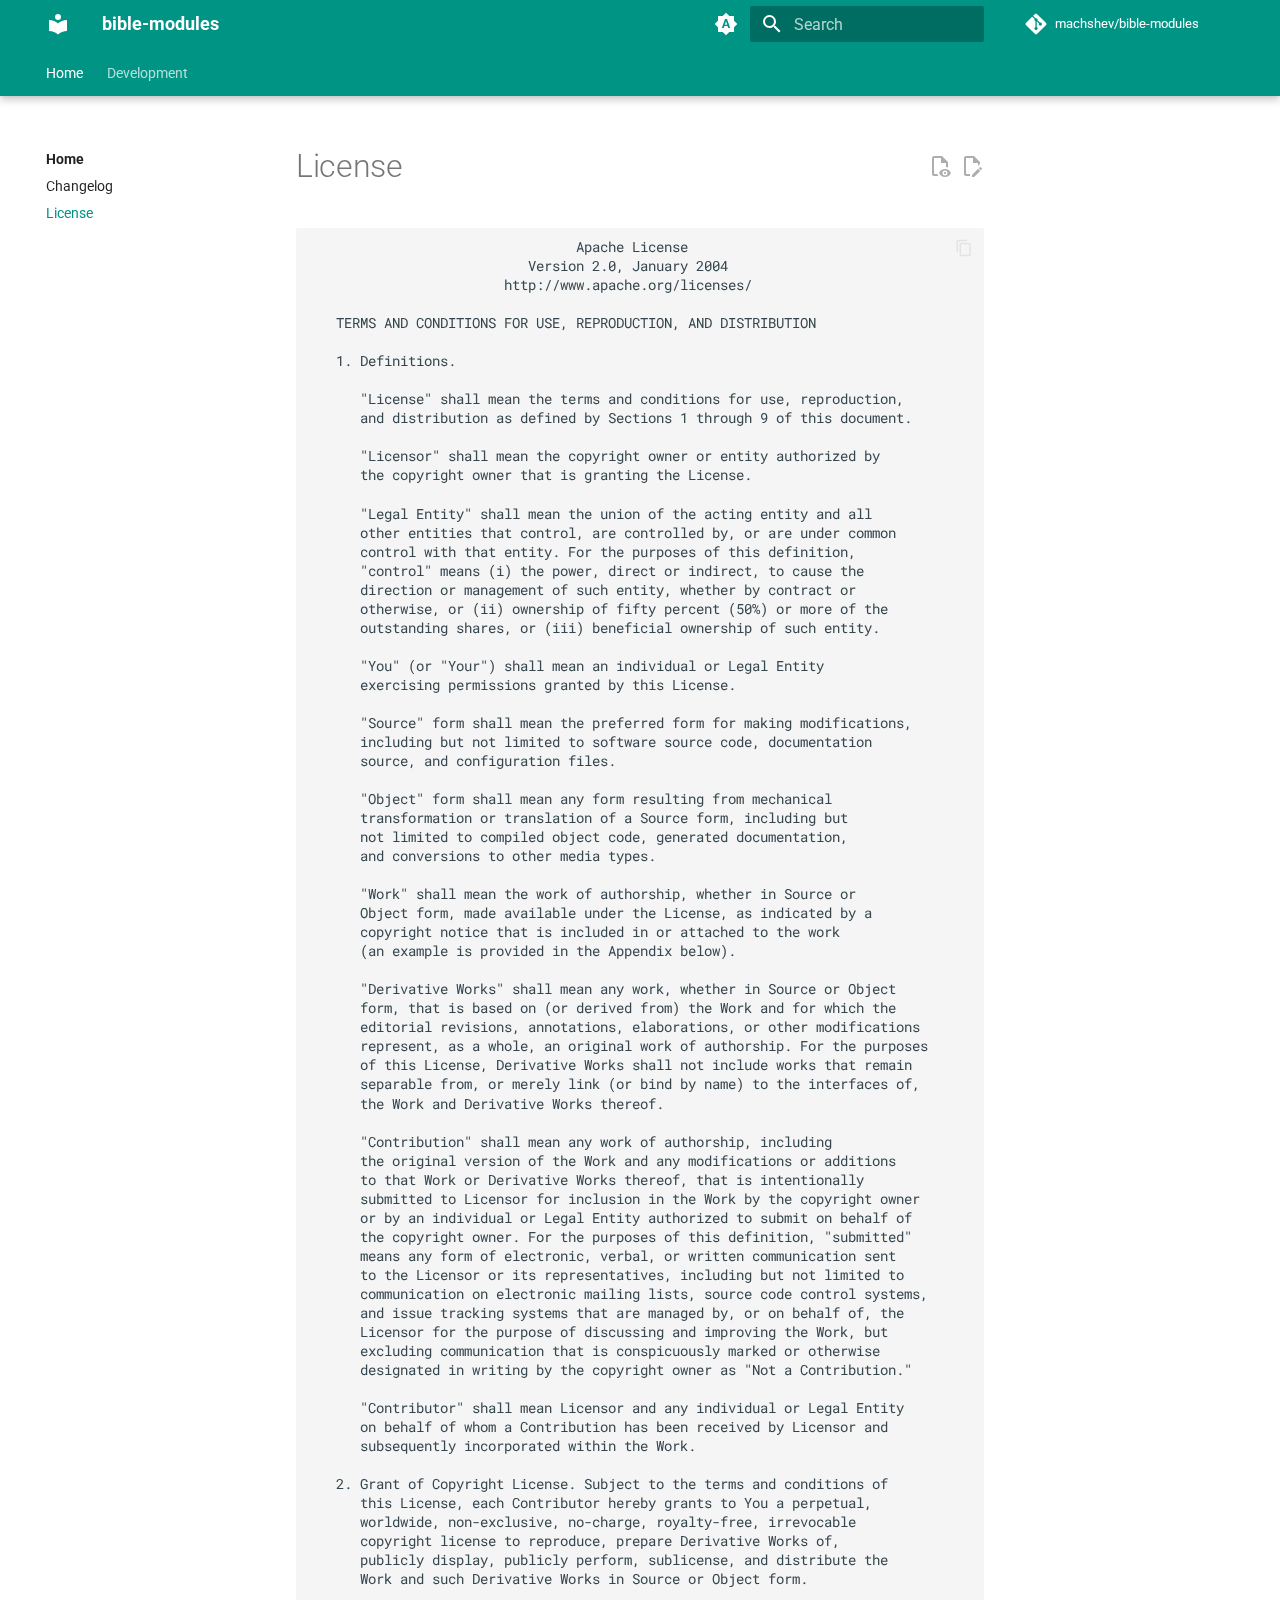
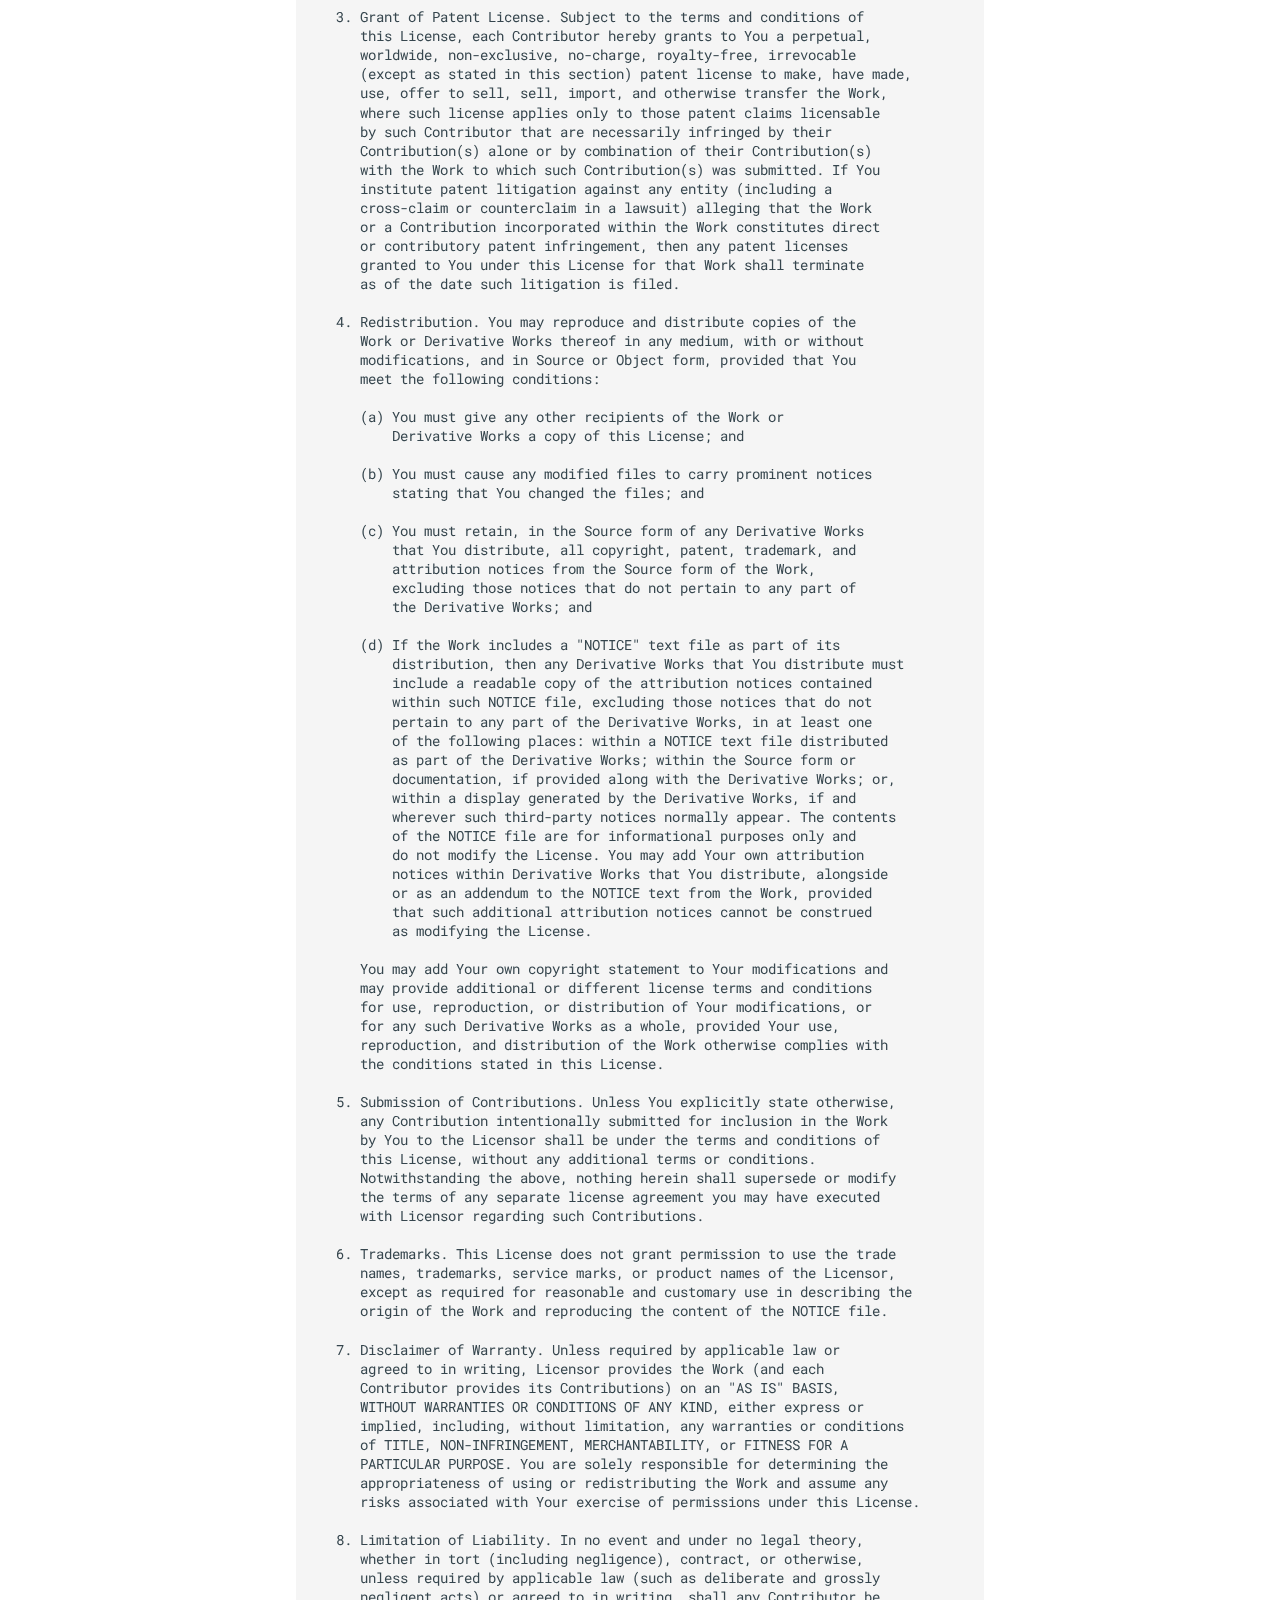
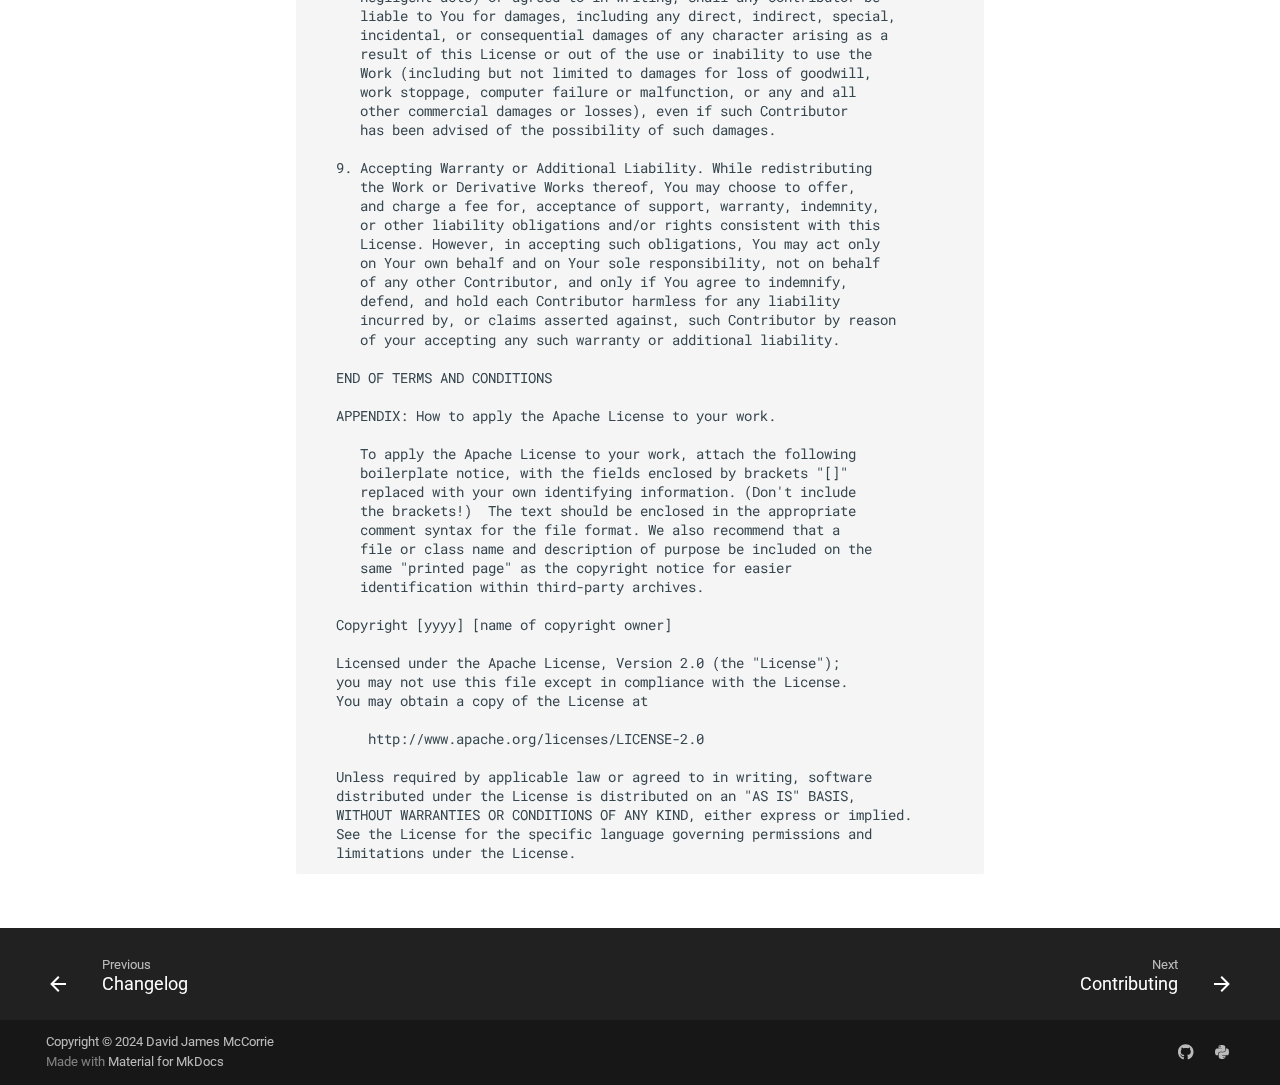
<file: license/index.html>
<!doctype html>
<html lang="en" class="no-js">
  <head>
    
      <meta charset="utf-8">
      <meta name="viewport" content="width=device-width,initial-scale=1">
      
        <meta name="description" content="Bible module tools">
      
      
      
        <link rel="canonical" href="https://machshev.github.io/bible-modules/license/">
      
      
        <link rel="prev" href="../changelog/">
      
      
        <link rel="next" href="../contributing/">
      
      
      <link rel="icon" href="../assets/images/favicon.png">
      <meta name="generator" content="mkdocs-1.6.1, mkdocs-material-9.6.15">
    
    
      
        <title>License - bible-modules</title>
      
    
    
      <link rel="stylesheet" href="../assets/stylesheets/main.342714a4.min.css">
      
        
        <link rel="stylesheet" href="../assets/stylesheets/palette.06af60db.min.css">
      
      


    
    
      
    
    
      
        
        
        <link rel="preconnect" href="https://fonts.gstatic.com" crossorigin>
        <link rel="stylesheet" href="https://fonts.googleapis.com/css?family=Roboto:300,300i,400,400i,700,700i%7CRoboto+Mono:400,400i,700,700i&display=fallback">
        <style>:root{--md-text-font:"Roboto";--md-code-font:"Roboto Mono"}</style>
      
    
    
      <link rel="stylesheet" href="../assets/_markdown_exec_pyodide.css">
    
      <link rel="stylesheet" href="../assets/_mkdocstrings.css">
    
      <link rel="stylesheet" href="../css/material.css">
    
      <link rel="stylesheet" href="../css/mkdocstrings.css">
    
    <script>__md_scope=new URL("..",location),__md_hash=e=>[...e].reduce(((e,_)=>(e<<5)-e+_.charCodeAt(0)),0),__md_get=(e,_=localStorage,t=__md_scope)=>JSON.parse(_.getItem(t.pathname+"."+e)),__md_set=(e,_,t=localStorage,a=__md_scope)=>{try{t.setItem(a.pathname+"."+e,JSON.stringify(_))}catch(e){}}</script>
    
      

    
    
    
  </head>
  
  
    
    
      
    
    
    
    
    <body dir="ltr" data-md-color-scheme="default" data-md-color-primary="indigo" data-md-color-accent="indigo">
  
    
    <input class="md-toggle" data-md-toggle="drawer" type="checkbox" id="__drawer" autocomplete="off">
    <input class="md-toggle" data-md-toggle="search" type="checkbox" id="__search" autocomplete="off">
    <label class="md-overlay" for="__drawer"></label>
    <div data-md-component="skip">
      
        
        <a href="#license" class="md-skip">
          Skip to content
        </a>
      
    </div>
    <div data-md-component="announce">
      
    </div>
    
    
      

  

<header class="md-header md-header--shadow md-header--lifted" data-md-component="header">
  <nav class="md-header__inner md-grid" aria-label="Header">
    <a href=".." title="bible-modules" class="md-header__button md-logo" aria-label="bible-modules" data-md-component="logo">
      
  
  <svg xmlns="http://www.w3.org/2000/svg" viewBox="0 0 24 24"><path d="M12 8a3 3 0 0 0 3-3 3 3 0 0 0-3-3 3 3 0 0 0-3 3 3 3 0 0 0 3 3m0 3.54C9.64 9.35 6.5 8 3 8v11c3.5 0 6.64 1.35 9 3.54 2.36-2.19 5.5-3.54 9-3.54V8c-3.5 0-6.64 1.35-9 3.54"/></svg>

    </a>
    <label class="md-header__button md-icon" for="__drawer">
      
      <svg xmlns="http://www.w3.org/2000/svg" viewBox="0 0 24 24"><path d="M3 6h18v2H3zm0 5h18v2H3zm0 5h18v2H3z"/></svg>
    </label>
    <div class="md-header__title" data-md-component="header-title">
      <div class="md-header__ellipsis">
        <div class="md-header__topic">
          <span class="md-ellipsis">
            bible-modules
          </span>
        </div>
        <div class="md-header__topic" data-md-component="header-topic">
          <span class="md-ellipsis">
            
              License
            
          </span>
        </div>
      </div>
    </div>
    
      
        <form class="md-header__option" data-md-component="palette">
  
    
    
    
    <input class="md-option" data-md-color-media="(prefers-color-scheme)" data-md-color-scheme="default" data-md-color-primary="indigo" data-md-color-accent="indigo"  aria-label="Switch to light mode"  type="radio" name="__palette" id="__palette_0">
    
      <label class="md-header__button md-icon" title="Switch to light mode" for="__palette_1" hidden>
        <svg xmlns="http://www.w3.org/2000/svg" viewBox="0 0 24 24"><path d="m14.3 16-.7-2h-3.2l-.7 2H7.8L11 7h2l3.2 9zM20 8.69V4h-4.69L12 .69 8.69 4H4v4.69L.69 12 4 15.31V20h4.69L12 23.31 15.31 20H20v-4.69L23.31 12zm-9.15 3.96h2.3L12 9z"/></svg>
      </label>
    
  
    
    
    
    <input class="md-option" data-md-color-media="(prefers-color-scheme: light)" data-md-color-scheme="default" data-md-color-primary="teal" data-md-color-accent="purple"  aria-label="Switch to dark mode"  type="radio" name="__palette" id="__palette_1">
    
      <label class="md-header__button md-icon" title="Switch to dark mode" for="__palette_2" hidden>
        <svg xmlns="http://www.w3.org/2000/svg" viewBox="0 0 24 24"><path d="M12 7a5 5 0 0 1 5 5 5 5 0 0 1-5 5 5 5 0 0 1-5-5 5 5 0 0 1 5-5m0 2a3 3 0 0 0-3 3 3 3 0 0 0 3 3 3 3 0 0 0 3-3 3 3 0 0 0-3-3m0-7 2.39 3.42C13.65 5.15 12.84 5 12 5s-1.65.15-2.39.42zM3.34 7l4.16-.35A7.2 7.2 0 0 0 5.94 8.5c-.44.74-.69 1.5-.83 2.29zm.02 10 1.76-3.77a7.131 7.131 0 0 0 2.38 4.14zM20.65 7l-1.77 3.79a7.02 7.02 0 0 0-2.38-4.15zm-.01 10-4.14.36c.59-.51 1.12-1.14 1.54-1.86.42-.73.69-1.5.83-2.29zM12 22l-2.41-3.44c.74.27 1.55.44 2.41.44.82 0 1.63-.17 2.37-.44z"/></svg>
      </label>
    
  
    
    
    
    <input class="md-option" data-md-color-media="(prefers-color-scheme: dark)" data-md-color-scheme="slate" data-md-color-primary="black" data-md-color-accent="lime"  aria-label="Switch to system preference"  type="radio" name="__palette" id="__palette_2">
    
      <label class="md-header__button md-icon" title="Switch to system preference" for="__palette_0" hidden>
        <svg xmlns="http://www.w3.org/2000/svg" viewBox="0 0 24 24"><path d="m17.75 4.09-2.53 1.94.91 3.06-2.63-1.81-2.63 1.81.91-3.06-2.53-1.94L12.44 4l1.06-3 1.06 3zm3.5 6.91-1.64 1.25.59 1.98-1.7-1.17-1.7 1.17.59-1.98L15.75 11l2.06-.05L18.5 9l.69 1.95zm-2.28 4.95c.83-.08 1.72 1.1 1.19 1.85-.32.45-.66.87-1.08 1.27C15.17 23 8.84 23 4.94 19.07c-3.91-3.9-3.91-10.24 0-14.14.4-.4.82-.76 1.27-1.08.75-.53 1.93.36 1.85 1.19-.27 2.86.69 5.83 2.89 8.02a9.96 9.96 0 0 0 8.02 2.89m-1.64 2.02a12.08 12.08 0 0 1-7.8-3.47c-2.17-2.19-3.33-5-3.49-7.82-2.81 3.14-2.7 7.96.31 10.98 3.02 3.01 7.84 3.12 10.98.31"/></svg>
      </label>
    
  
</form>
      
    
    
      <script>var palette=__md_get("__palette");if(palette&&palette.color){if("(prefers-color-scheme)"===palette.color.media){var media=matchMedia("(prefers-color-scheme: light)"),input=document.querySelector(media.matches?"[data-md-color-media='(prefers-color-scheme: light)']":"[data-md-color-media='(prefers-color-scheme: dark)']");palette.color.media=input.getAttribute("data-md-color-media"),palette.color.scheme=input.getAttribute("data-md-color-scheme"),palette.color.primary=input.getAttribute("data-md-color-primary"),palette.color.accent=input.getAttribute("data-md-color-accent")}for(var[key,value]of Object.entries(palette.color))document.body.setAttribute("data-md-color-"+key,value)}</script>
    
    
    
      
      
        <label class="md-header__button md-icon" for="__search">
          
          <svg xmlns="http://www.w3.org/2000/svg" viewBox="0 0 24 24"><path d="M9.5 3A6.5 6.5 0 0 1 16 9.5c0 1.61-.59 3.09-1.56 4.23l.27.27h.79l5 5-1.5 1.5-5-5v-.79l-.27-.27A6.52 6.52 0 0 1 9.5 16 6.5 6.5 0 0 1 3 9.5 6.5 6.5 0 0 1 9.5 3m0 2C7 5 5 7 5 9.5S7 14 9.5 14 14 12 14 9.5 12 5 9.5 5"/></svg>
        </label>
        <div class="md-search" data-md-component="search" role="dialog">
  <label class="md-search__overlay" for="__search"></label>
  <div class="md-search__inner" role="search">
    <form class="md-search__form" name="search">
      <input type="text" class="md-search__input" name="query" aria-label="Search" placeholder="Search" autocapitalize="off" autocorrect="off" autocomplete="off" spellcheck="false" data-md-component="search-query" required>
      <label class="md-search__icon md-icon" for="__search">
        
        <svg xmlns="http://www.w3.org/2000/svg" viewBox="0 0 24 24"><path d="M9.5 3A6.5 6.5 0 0 1 16 9.5c0 1.61-.59 3.09-1.56 4.23l.27.27h.79l5 5-1.5 1.5-5-5v-.79l-.27-.27A6.52 6.52 0 0 1 9.5 16 6.5 6.5 0 0 1 3 9.5 6.5 6.5 0 0 1 9.5 3m0 2C7 5 5 7 5 9.5S7 14 9.5 14 14 12 14 9.5 12 5 9.5 5"/></svg>
        
        <svg xmlns="http://www.w3.org/2000/svg" viewBox="0 0 24 24"><path d="M20 11v2H8l5.5 5.5-1.42 1.42L4.16 12l7.92-7.92L13.5 5.5 8 11z"/></svg>
      </label>
      <nav class="md-search__options" aria-label="Search">
        
        <button type="reset" class="md-search__icon md-icon" title="Clear" aria-label="Clear" tabindex="-1">
          
          <svg xmlns="http://www.w3.org/2000/svg" viewBox="0 0 24 24"><path d="M19 6.41 17.59 5 12 10.59 6.41 5 5 6.41 10.59 12 5 17.59 6.41 19 12 13.41 17.59 19 19 17.59 13.41 12z"/></svg>
        </button>
      </nav>
      
        <div class="md-search__suggest" data-md-component="search-suggest"></div>
      
    </form>
    <div class="md-search__output">
      <div class="md-search__scrollwrap" tabindex="0" data-md-scrollfix>
        <div class="md-search-result" data-md-component="search-result">
          <div class="md-search-result__meta">
            Initializing search
          </div>
          <ol class="md-search-result__list" role="presentation"></ol>
        </div>
      </div>
    </div>
  </div>
</div>
      
    
    
      <div class="md-header__source">
        <a href="https://github.com/machshev/bible-modules" title="Go to repository" class="md-source" data-md-component="source">
  <div class="md-source__icon md-icon">
    
    <svg xmlns="http://www.w3.org/2000/svg" viewBox="0 0 448 512"><!--! Font Awesome Free 6.7.2 by @fontawesome - https://fontawesome.com License - https://fontawesome.com/license/free (Icons: CC BY 4.0, Fonts: SIL OFL 1.1, Code: MIT License) Copyright 2024 Fonticons, Inc.--><path d="M439.55 236.05 244 40.45a28.87 28.87 0 0 0-40.81 0l-40.66 40.63 51.52 51.52c27.06-9.14 52.68 16.77 43.39 43.68l49.66 49.66c34.23-11.8 61.18 31 35.47 56.69-26.49 26.49-70.21-2.87-56-37.34L240.22 199v121.85c25.3 12.54 22.26 41.85 9.08 55a34.34 34.34 0 0 1-48.55 0c-17.57-17.6-11.07-46.91 11.25-56v-123c-20.8-8.51-24.6-30.74-18.64-45L142.57 101 8.45 235.14a28.86 28.86 0 0 0 0 40.81l195.61 195.6a28.86 28.86 0 0 0 40.8 0l194.69-194.69a28.86 28.86 0 0 0 0-40.81"/></svg>
  </div>
  <div class="md-source__repository">
    machshev/bible-modules
  </div>
</a>
      </div>
    
  </nav>
  
    
      
<nav class="md-tabs" aria-label="Tabs" data-md-component="tabs">
  <div class="md-grid">
    <ul class="md-tabs__list">
      
        
  
  
  
    
  
  
    
    
      <li class="md-tabs__item md-tabs__item--active">
        <a href=".." class="md-tabs__link">
          
  
  
    
  
  Home

        </a>
      </li>
    
  

      
        
  
  
  
  
    
    
      <li class="md-tabs__item">
        <a href="../contributing/" class="md-tabs__link">
          
  
  
    
  
  Development

        </a>
      </li>
    
  

      
    </ul>
  </div>
</nav>
    
  
</header>
    
    <div class="md-container" data-md-component="container">
      
      
        
      
      <main class="md-main" data-md-component="main">
        <div class="md-main__inner md-grid">
          
            
              
              <div class="md-sidebar md-sidebar--primary" data-md-component="sidebar" data-md-type="navigation" >
                <div class="md-sidebar__scrollwrap">
                  <div class="md-sidebar__inner">
                    


  


<nav class="md-nav md-nav--primary md-nav--lifted" aria-label="Navigation" data-md-level="0">
  <label class="md-nav__title" for="__drawer">
    <a href=".." title="bible-modules" class="md-nav__button md-logo" aria-label="bible-modules" data-md-component="logo">
      
  
  <svg xmlns="http://www.w3.org/2000/svg" viewBox="0 0 24 24"><path d="M12 8a3 3 0 0 0 3-3 3 3 0 0 0-3-3 3 3 0 0 0-3 3 3 3 0 0 0 3 3m0 3.54C9.64 9.35 6.5 8 3 8v11c3.5 0 6.64 1.35 9 3.54 2.36-2.19 5.5-3.54 9-3.54V8c-3.5 0-6.64 1.35-9 3.54"/></svg>

    </a>
    bible-modules
  </label>
  
    <div class="md-nav__source">
      <a href="https://github.com/machshev/bible-modules" title="Go to repository" class="md-source" data-md-component="source">
  <div class="md-source__icon md-icon">
    
    <svg xmlns="http://www.w3.org/2000/svg" viewBox="0 0 448 512"><!--! Font Awesome Free 6.7.2 by @fontawesome - https://fontawesome.com License - https://fontawesome.com/license/free (Icons: CC BY 4.0, Fonts: SIL OFL 1.1, Code: MIT License) Copyright 2024 Fonticons, Inc.--><path d="M439.55 236.05 244 40.45a28.87 28.87 0 0 0-40.81 0l-40.66 40.63 51.52 51.52c27.06-9.14 52.68 16.77 43.39 43.68l49.66 49.66c34.23-11.8 61.18 31 35.47 56.69-26.49 26.49-70.21-2.87-56-37.34L240.22 199v121.85c25.3 12.54 22.26 41.85 9.08 55a34.34 34.34 0 0 1-48.55 0c-17.57-17.6-11.07-46.91 11.25-56v-123c-20.8-8.51-24.6-30.74-18.64-45L142.57 101 8.45 235.14a28.86 28.86 0 0 0 0 40.81l195.61 195.6a28.86 28.86 0 0 0 40.8 0l194.69-194.69a28.86 28.86 0 0 0 0-40.81"/></svg>
  </div>
  <div class="md-source__repository">
    machshev/bible-modules
  </div>
</a>
    </div>
  
  <ul class="md-nav__list" data-md-scrollfix>
    
      
      
  
  
    
  
  
  
    
    
      
        
          
        
      
        
      
        
      
    
    
    
      
        
        
      
      
        
      
    
    
    <li class="md-nav__item md-nav__item--active md-nav__item--section md-nav__item--nested">
      
        
        
        <input class="md-nav__toggle md-toggle " type="checkbox" id="__nav_1" checked>
        
          
          <div class="md-nav__link md-nav__container">
            <a href=".." class="md-nav__link ">
              
  
  
  <span class="md-ellipsis">
    Home
    
  </span>
  

            </a>
            
              
              <label class="md-nav__link " for="__nav_1" id="__nav_1_label" tabindex="">
                <span class="md-nav__icon md-icon"></span>
              </label>
            
          </div>
        
        <nav class="md-nav" data-md-level="1" aria-labelledby="__nav_1_label" aria-expanded="true">
          <label class="md-nav__title" for="__nav_1">
            <span class="md-nav__icon md-icon"></span>
            Home
          </label>
          <ul class="md-nav__list" data-md-scrollfix>
            
              
            
              
                
  
  
  
  
    <li class="md-nav__item">
      <a href="../changelog/" class="md-nav__link">
        
  
  
  <span class="md-ellipsis">
    Changelog
    
  </span>
  

      </a>
    </li>
  

              
            
              
                
  
  
    
  
  
  
    <li class="md-nav__item md-nav__item--active">
      
      <input class="md-nav__toggle md-toggle" type="checkbox" id="__toc">
      
      
        
      
      
      <a href="./" class="md-nav__link md-nav__link--active">
        
  
  
  <span class="md-ellipsis">
    License
    
  </span>
  

      </a>
      
    </li>
  

              
            
          </ul>
        </nav>
      
    </li>
  

    
      
      
  
  
  
  
    
    
      
        
      
        
      
    
    
    
      
      
        
      
    
    
    <li class="md-nav__item md-nav__item--nested">
      
        
        
        <input class="md-nav__toggle md-toggle " type="checkbox" id="__nav_2" >
        
          
          <label class="md-nav__link" for="__nav_2" id="__nav_2_label" tabindex="0">
            
  
  
  <span class="md-ellipsis">
    Development
    
  </span>
  

            <span class="md-nav__icon md-icon"></span>
          </label>
        
        <nav class="md-nav" data-md-level="1" aria-labelledby="__nav_2_label" aria-expanded="false">
          <label class="md-nav__title" for="__nav_2">
            <span class="md-nav__icon md-icon"></span>
            Development
          </label>
          <ul class="md-nav__list" data-md-scrollfix>
            
              
                
  
  
  
  
    <li class="md-nav__item">
      <a href="../contributing/" class="md-nav__link">
        
  
  
  <span class="md-ellipsis">
    Contributing
    
  </span>
  

      </a>
    </li>
  

              
            
              
                
  
  
  
  
    <li class="md-nav__item">
      <a href="../coverage/" class="md-nav__link">
        
  
  
  <span class="md-ellipsis">
    Coverage report
    
  </span>
  

      </a>
    </li>
  

              
            
          </ul>
        </nav>
      
    </li>
  

    
  </ul>
</nav>
                  </div>
                </div>
              </div>
            
            
              
              <div class="md-sidebar md-sidebar--secondary" data-md-component="sidebar" data-md-type="toc" >
                <div class="md-sidebar__scrollwrap">
                  <div class="md-sidebar__inner">
                    

<nav class="md-nav md-nav--secondary" aria-label="Table of contents">
  
  
  
    
  
  
</nav>
                  </div>
                </div>
              </div>
            
          
          
            <div class="md-content" data-md-component="content">
              <article class="md-content__inner md-typeset">
                
                  


  
    <a href="https://github.com/machshev/bible-modules/edit/main/docs/license.md" title="Edit this page" class="md-content__button md-icon" rel="edit">
      
      <svg xmlns="http://www.w3.org/2000/svg" viewBox="0 0 24 24"><path d="M10 20H6V4h7v5h5v3.1l2-2V8l-6-6H6c-1.1 0-2 .9-2 2v16c0 1.1.9 2 2 2h4zm10.2-7c.1 0 .3.1.4.2l1.3 1.3c.2.2.2.6 0 .8l-1 1-2.1-2.1 1-1c.1-.1.2-.2.4-.2m0 3.9L14.1 23H12v-2.1l6.1-6.1z"/></svg>
    </a>
  
  
    
      
    
    <a href="https://github.com/machshev/bible-modules/raw/main/docs/license.md" title="View source of this page" class="md-content__button md-icon">
      
      <svg xmlns="http://www.w3.org/2000/svg" viewBox="0 0 24 24"><path d="M17 18c.56 0 1 .44 1 1s-.44 1-1 1-1-.44-1-1 .44-1 1-1m0-3c-2.73 0-5.06 1.66-6 4 .94 2.34 3.27 4 6 4s5.06-1.66 6-4c-.94-2.34-3.27-4-6-4m0 6.5a2.5 2.5 0 0 1-2.5-2.5 2.5 2.5 0 0 1 2.5-2.5 2.5 2.5 0 0 1 2.5 2.5 2.5 2.5 0 0 1-2.5 2.5M9.27 20H6V4h7v5h5v4.07c.7.08 1.36.25 2 .49V8l-6-6H6a2 2 0 0 0-2 2v16a2 2 0 0 0 2 2h4.5a8.2 8.2 0 0 1-1.23-2"/></svg>
    </a>
  


<h1 id="license">License<a class="headerlink" href="#license" title="Permanent link">&para;</a></h1>
<div class="highlight"><pre><span></span><code>                                 Apache License
                           Version 2.0, January 2004
                        http://www.apache.org/licenses/

   TERMS AND CONDITIONS FOR USE, REPRODUCTION, AND DISTRIBUTION

   1. Definitions.

      &quot;License&quot; shall mean the terms and conditions for use, reproduction,
      and distribution as defined by Sections 1 through 9 of this document.

      &quot;Licensor&quot; shall mean the copyright owner or entity authorized by
      the copyright owner that is granting the License.

      &quot;Legal Entity&quot; shall mean the union of the acting entity and all
      other entities that control, are controlled by, or are under common
      control with that entity. For the purposes of this definition,
      &quot;control&quot; means (i) the power, direct or indirect, to cause the
      direction or management of such entity, whether by contract or
      otherwise, or (ii) ownership of fifty percent (50%) or more of the
      outstanding shares, or (iii) beneficial ownership of such entity.

      &quot;You&quot; (or &quot;Your&quot;) shall mean an individual or Legal Entity
      exercising permissions granted by this License.

      &quot;Source&quot; form shall mean the preferred form for making modifications,
      including but not limited to software source code, documentation
      source, and configuration files.

      &quot;Object&quot; form shall mean any form resulting from mechanical
      transformation or translation of a Source form, including but
      not limited to compiled object code, generated documentation,
      and conversions to other media types.

      &quot;Work&quot; shall mean the work of authorship, whether in Source or
      Object form, made available under the License, as indicated by a
      copyright notice that is included in or attached to the work
      (an example is provided in the Appendix below).

      &quot;Derivative Works&quot; shall mean any work, whether in Source or Object
      form, that is based on (or derived from) the Work and for which the
      editorial revisions, annotations, elaborations, or other modifications
      represent, as a whole, an original work of authorship. For the purposes
      of this License, Derivative Works shall not include works that remain
      separable from, or merely link (or bind by name) to the interfaces of,
      the Work and Derivative Works thereof.

      &quot;Contribution&quot; shall mean any work of authorship, including
      the original version of the Work and any modifications or additions
      to that Work or Derivative Works thereof, that is intentionally
      submitted to Licensor for inclusion in the Work by the copyright owner
      or by an individual or Legal Entity authorized to submit on behalf of
      the copyright owner. For the purposes of this definition, &quot;submitted&quot;
      means any form of electronic, verbal, or written communication sent
      to the Licensor or its representatives, including but not limited to
      communication on electronic mailing lists, source code control systems,
      and issue tracking systems that are managed by, or on behalf of, the
      Licensor for the purpose of discussing and improving the Work, but
      excluding communication that is conspicuously marked or otherwise
      designated in writing by the copyright owner as &quot;Not a Contribution.&quot;

      &quot;Contributor&quot; shall mean Licensor and any individual or Legal Entity
      on behalf of whom a Contribution has been received by Licensor and
      subsequently incorporated within the Work.

   2. Grant of Copyright License. Subject to the terms and conditions of
      this License, each Contributor hereby grants to You a perpetual,
      worldwide, non-exclusive, no-charge, royalty-free, irrevocable
      copyright license to reproduce, prepare Derivative Works of,
      publicly display, publicly perform, sublicense, and distribute the
      Work and such Derivative Works in Source or Object form.

   3. Grant of Patent License. Subject to the terms and conditions of
      this License, each Contributor hereby grants to You a perpetual,
      worldwide, non-exclusive, no-charge, royalty-free, irrevocable
      (except as stated in this section) patent license to make, have made,
      use, offer to sell, sell, import, and otherwise transfer the Work,
      where such license applies only to those patent claims licensable
      by such Contributor that are necessarily infringed by their
      Contribution(s) alone or by combination of their Contribution(s)
      with the Work to which such Contribution(s) was submitted. If You
      institute patent litigation against any entity (including a
      cross-claim or counterclaim in a lawsuit) alleging that the Work
      or a Contribution incorporated within the Work constitutes direct
      or contributory patent infringement, then any patent licenses
      granted to You under this License for that Work shall terminate
      as of the date such litigation is filed.

   4. Redistribution. You may reproduce and distribute copies of the
      Work or Derivative Works thereof in any medium, with or without
      modifications, and in Source or Object form, provided that You
      meet the following conditions:

      (a) You must give any other recipients of the Work or
          Derivative Works a copy of this License; and

      (b) You must cause any modified files to carry prominent notices
          stating that You changed the files; and

      (c) You must retain, in the Source form of any Derivative Works
          that You distribute, all copyright, patent, trademark, and
          attribution notices from the Source form of the Work,
          excluding those notices that do not pertain to any part of
          the Derivative Works; and

      (d) If the Work includes a &quot;NOTICE&quot; text file as part of its
          distribution, then any Derivative Works that You distribute must
          include a readable copy of the attribution notices contained
          within such NOTICE file, excluding those notices that do not
          pertain to any part of the Derivative Works, in at least one
          of the following places: within a NOTICE text file distributed
          as part of the Derivative Works; within the Source form or
          documentation, if provided along with the Derivative Works; or,
          within a display generated by the Derivative Works, if and
          wherever such third-party notices normally appear. The contents
          of the NOTICE file are for informational purposes only and
          do not modify the License. You may add Your own attribution
          notices within Derivative Works that You distribute, alongside
          or as an addendum to the NOTICE text from the Work, provided
          that such additional attribution notices cannot be construed
          as modifying the License.

      You may add Your own copyright statement to Your modifications and
      may provide additional or different license terms and conditions
      for use, reproduction, or distribution of Your modifications, or
      for any such Derivative Works as a whole, provided Your use,
      reproduction, and distribution of the Work otherwise complies with
      the conditions stated in this License.

   5. Submission of Contributions. Unless You explicitly state otherwise,
      any Contribution intentionally submitted for inclusion in the Work
      by You to the Licensor shall be under the terms and conditions of
      this License, without any additional terms or conditions.
      Notwithstanding the above, nothing herein shall supersede or modify
      the terms of any separate license agreement you may have executed
      with Licensor regarding such Contributions.

   6. Trademarks. This License does not grant permission to use the trade
      names, trademarks, service marks, or product names of the Licensor,
      except as required for reasonable and customary use in describing the
      origin of the Work and reproducing the content of the NOTICE file.

   7. Disclaimer of Warranty. Unless required by applicable law or
      agreed to in writing, Licensor provides the Work (and each
      Contributor provides its Contributions) on an &quot;AS IS&quot; BASIS,
      WITHOUT WARRANTIES OR CONDITIONS OF ANY KIND, either express or
      implied, including, without limitation, any warranties or conditions
      of TITLE, NON-INFRINGEMENT, MERCHANTABILITY, or FITNESS FOR A
      PARTICULAR PURPOSE. You are solely responsible for determining the
      appropriateness of using or redistributing the Work and assume any
      risks associated with Your exercise of permissions under this License.

   8. Limitation of Liability. In no event and under no legal theory,
      whether in tort (including negligence), contract, or otherwise,
      unless required by applicable law (such as deliberate and grossly
      negligent acts) or agreed to in writing, shall any Contributor be
      liable to You for damages, including any direct, indirect, special,
      incidental, or consequential damages of any character arising as a
      result of this License or out of the use or inability to use the
      Work (including but not limited to damages for loss of goodwill,
      work stoppage, computer failure or malfunction, or any and all
      other commercial damages or losses), even if such Contributor
      has been advised of the possibility of such damages.

   9. Accepting Warranty or Additional Liability. While redistributing
      the Work or Derivative Works thereof, You may choose to offer,
      and charge a fee for, acceptance of support, warranty, indemnity,
      or other liability obligations and/or rights consistent with this
      License. However, in accepting such obligations, You may act only
      on Your own behalf and on Your sole responsibility, not on behalf
      of any other Contributor, and only if You agree to indemnify,
      defend, and hold each Contributor harmless for any liability
      incurred by, or claims asserted against, such Contributor by reason
      of your accepting any such warranty or additional liability.

   END OF TERMS AND CONDITIONS

   APPENDIX: How to apply the Apache License to your work.

      To apply the Apache License to your work, attach the following
      boilerplate notice, with the fields enclosed by brackets &quot;[]&quot;
      replaced with your own identifying information. (Don&#39;t include
      the brackets!)  The text should be enclosed in the appropriate
      comment syntax for the file format. We also recommend that a
      file or class name and description of purpose be included on the
      same &quot;printed page&quot; as the copyright notice for easier
      identification within third-party archives.

   Copyright [yyyy] [name of copyright owner]

   Licensed under the Apache License, Version 2.0 (the &quot;License&quot;);
   you may not use this file except in compliance with the License.
   You may obtain a copy of the License at

       http://www.apache.org/licenses/LICENSE-2.0

   Unless required by applicable law or agreed to in writing, software
   distributed under the License is distributed on an &quot;AS IS&quot; BASIS,
   WITHOUT WARRANTIES OR CONDITIONS OF ANY KIND, either express or implied.
   See the License for the specific language governing permissions and
   limitations under the License.
</code></pre></div>












                
              </article>
            </div>
          
          
<script>var target=document.getElementById(location.hash.slice(1));target&&target.name&&(target.checked=target.name.startsWith("__tabbed_"))</script>
        </div>
        
          <button type="button" class="md-top md-icon" data-md-component="top" hidden>
  
  <svg xmlns="http://www.w3.org/2000/svg" viewBox="0 0 24 24"><path d="M13 20h-2V8l-5.5 5.5-1.42-1.42L12 4.16l7.92 7.92-1.42 1.42L13 8z"/></svg>
  Back to top
</button>
        
      </main>
      
        <footer class="md-footer">
  
    
      
      <nav class="md-footer__inner md-grid" aria-label="Footer" >
        
          
          <a href="../changelog/" class="md-footer__link md-footer__link--prev" aria-label="Previous: Changelog">
            <div class="md-footer__button md-icon">
              
              <svg xmlns="http://www.w3.org/2000/svg" viewBox="0 0 24 24"><path d="M20 11v2H8l5.5 5.5-1.42 1.42L4.16 12l7.92-7.92L13.5 5.5 8 11z"/></svg>
            </div>
            <div class="md-footer__title">
              <span class="md-footer__direction">
                Previous
              </span>
              <div class="md-ellipsis">
                Changelog
              </div>
            </div>
          </a>
        
        
          
          <a href="../contributing/" class="md-footer__link md-footer__link--next" aria-label="Next: Contributing">
            <div class="md-footer__title">
              <span class="md-footer__direction">
                Next
              </span>
              <div class="md-ellipsis">
                Contributing
              </div>
            </div>
            <div class="md-footer__button md-icon">
              
              <svg xmlns="http://www.w3.org/2000/svg" viewBox="0 0 24 24"><path d="M4 11v2h12l-5.5 5.5 1.42 1.42L19.84 12l-7.92-7.92L10.5 5.5 16 11z"/></svg>
            </div>
          </a>
        
      </nav>
    
  
  <div class="md-footer-meta md-typeset">
    <div class="md-footer-meta__inner md-grid">
      <div class="md-copyright">
  
    <div class="md-copyright__highlight">
      Copyright &copy; 2024 David James McCorrie
    </div>
  
  
    Made with
    <a href="https://squidfunk.github.io/mkdocs-material/" target="_blank" rel="noopener">
      Material for MkDocs
    </a>
  
</div>
      
        <div class="md-social">
  
    
    
    
    
      
      
    
    <a href="https://github.com/machshev" target="_blank" rel="noopener" title="github.com" class="md-social__link">
      <svg xmlns="http://www.w3.org/2000/svg" viewBox="0 0 496 512"><!--! Font Awesome Free 6.7.2 by @fontawesome - https://fontawesome.com License - https://fontawesome.com/license/free (Icons: CC BY 4.0, Fonts: SIL OFL 1.1, Code: MIT License) Copyright 2024 Fonticons, Inc.--><path d="M165.9 397.4c0 2-2.3 3.6-5.2 3.6-3.3.3-5.6-1.3-5.6-3.6 0-2 2.3-3.6 5.2-3.6 3-.3 5.6 1.3 5.6 3.6m-31.1-4.5c-.7 2 1.3 4.3 4.3 4.9 2.6 1 5.6 0 6.2-2s-1.3-4.3-4.3-5.2c-2.6-.7-5.5.3-6.2 2.3m44.2-1.7c-2.9.7-4.9 2.6-4.6 4.9.3 2 2.9 3.3 5.9 2.6 2.9-.7 4.9-2.6 4.6-4.6-.3-1.9-3-3.2-5.9-2.9M244.8 8C106.1 8 0 113.3 0 252c0 110.9 69.8 205.8 169.5 239.2 12.8 2.3 17.3-5.6 17.3-12.1 0-6.2-.3-40.4-.3-61.4 0 0-70 15-84.7-29.8 0 0-11.4-29.1-27.8-36.6 0 0-22.9-15.7 1.6-15.4 0 0 24.9 2 38.6 25.8 21.9 38.6 58.6 27.5 72.9 20.9 2.3-16 8.8-27.1 16-33.7-55.9-6.2-112.3-14.3-112.3-110.5 0-27.5 7.6-41.3 23.6-58.9-2.6-6.5-11.1-33.3 2.6-67.9 20.9-6.5 69 27 69 27 20-5.6 41.5-8.5 62.8-8.5s42.8 2.9 62.8 8.5c0 0 48.1-33.6 69-27 13.7 34.7 5.2 61.4 2.6 67.9 16 17.7 25.8 31.5 25.8 58.9 0 96.5-58.9 104.2-114.8 110.5 9.2 7.9 17 22.9 17 46.4 0 33.7-.3 75.4-.3 83.6 0 6.5 4.6 14.4 17.3 12.1C428.2 457.8 496 362.9 496 252 496 113.3 383.5 8 244.8 8M97.2 352.9c-1.3 1-1 3.3.7 5.2 1.6 1.6 3.9 2.3 5.2 1 1.3-1 1-3.3-.7-5.2-1.6-1.6-3.9-2.3-5.2-1m-10.8-8.1c-.7 1.3.3 2.9 2.3 3.9 1.6 1 3.6.7 4.3-.7.7-1.3-.3-2.9-2.3-3.9-2-.6-3.6-.3-4.3.7m32.4 35.6c-1.6 1.3-1 4.3 1.3 6.2 2.3 2.3 5.2 2.6 6.5 1 1.3-1.3.7-4.3-1.3-6.2-2.2-2.3-5.2-2.6-6.5-1m-11.4-14.7c-1.6 1-1.6 3.6 0 5.9s4.3 3.3 5.6 2.3c1.6-1.3 1.6-3.9 0-6.2-1.4-2.3-4-3.3-5.6-2"/></svg>
    </a>
  
    
    
    
    
      
      
    
    <a href="https://pypi.org/project/bible-modules/" target="_blank" rel="noopener" title="pypi.org" class="md-social__link">
      <svg xmlns="http://www.w3.org/2000/svg" viewBox="0 0 448 512"><!--! Font Awesome Free 6.7.2 by @fontawesome - https://fontawesome.com License - https://fontawesome.com/license/free (Icons: CC BY 4.0, Fonts: SIL OFL 1.1, Code: MIT License) Copyright 2024 Fonticons, Inc.--><path d="M439.8 200.5c-7.7-30.9-22.3-54.2-53.4-54.2h-40.1v47.4c0 36.8-31.2 67.8-66.8 67.8H172.7c-29.2 0-53.4 25-53.4 54.3v101.8c0 29 25.2 46 53.4 54.3 33.8 9.9 66.3 11.7 106.8 0 26.9-7.8 53.4-23.5 53.4-54.3v-40.7H226.2v-13.6h160.2c31.1 0 42.6-21.7 53.4-54.2 11.2-33.5 10.7-65.7 0-108.6M286.2 404c11.1 0 20.1 9.1 20.1 20.3 0 11.3-9 20.4-20.1 20.4-11 0-20.1-9.2-20.1-20.4.1-11.3 9.1-20.3 20.1-20.3M167.8 248.1h106.8c29.7 0 53.4-24.5 53.4-54.3V91.9c0-29-24.4-50.7-53.4-55.6-35.8-5.9-74.7-5.6-106.8.1-45.2 8-53.4 24.7-53.4 55.6v40.7h106.9v13.6h-147c-31.1 0-58.3 18.7-66.8 54.2-9.8 40.7-10.2 66.1 0 108.6 7.6 31.6 25.7 54.2 56.8 54.2H101v-48.8c0-35.3 30.5-66.4 66.8-66.4m-6.7-142.6c-11.1 0-20.1-9.1-20.1-20.3.1-11.3 9-20.4 20.1-20.4 11 0 20.1 9.2 20.1 20.4s-9 20.3-20.1 20.3"/></svg>
    </a>
  
</div>
      
    </div>
  </div>
</footer>
      
    </div>
    <div class="md-dialog" data-md-component="dialog">
      <div class="md-dialog__inner md-typeset"></div>
    </div>
    
    
    
      
      <script id="__config" type="application/json">{"base": "..", "features": ["announce.dismiss", "content.action.edit", "content.action.view", "content.code.annotate", "content.code.copy", "content.tooltips", "navigation.footer", "navigation.indexes", "navigation.sections", "navigation.tabs", "navigation.tabs.sticky", "navigation.top", "search.highlight", "search.suggest", "toc.follow"], "search": "../assets/javascripts/workers/search.d50fe291.min.js", "tags": null, "translations": {"clipboard.copied": "Copied to clipboard", "clipboard.copy": "Copy to clipboard", "search.result.more.one": "1 more on this page", "search.result.more.other": "# more on this page", "search.result.none": "No matching documents", "search.result.one": "1 matching document", "search.result.other": "# matching documents", "search.result.placeholder": "Type to start searching", "search.result.term.missing": "Missing", "select.version": "Select version"}, "version": null}</script>
    
    
      <script src="../assets/javascripts/bundle.56ea9cef.min.js"></script>
      
        <script src="../assets/_markdown_exec_pyodide.js"></script>
      
    
  </body>
</html>
</file>
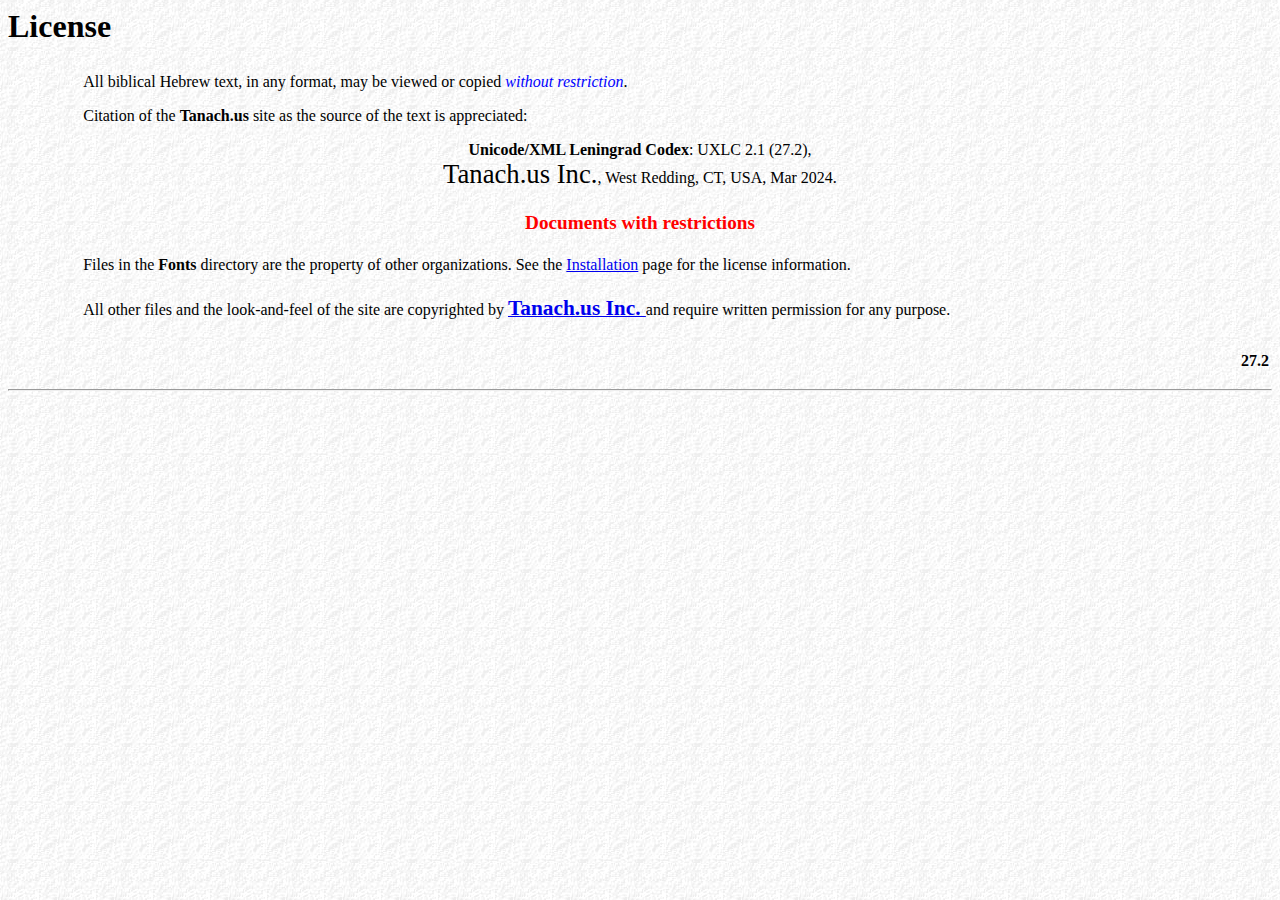
<file: UXLC/License.html>
<?xml version="1.0" encoding="UTF-8"?>
<!--  Copyright C.V.Kimball 2009  -->
<html>
<header profile="http://www.w3.org/2005/11/profile" > 
  <meta http-equiv="X-UA-Compatible" content="IE=8"/>
  <meta http-equiv="Content-Type" content="text/html; charset=UTF-8"/> 
  <link rel="icon" type="image.x-icon" href="../Images/TanachIcon.ico"/>
  <title>License</title>
<!-- Force the default font so that the site looks the same on all systems.  -->
  <style>
    body {font-family:Times New Roman}
  </style>
</head>
<body background="Images/Background">
        
<span style="font-family:Times New Roman;font-weight:bold;font-size:200%">License</span>
<p/>
<table width="90%" align="center" cellpadding="10" >            
  
  <tr>
    <td>All biblical Hebrew text, in any format, may be viewed or copied
        <span style="color:blue"><i>without restriction</i></span>.
       <p/>
         Citation of the <b>Tanach.us</b> site as the source of the text is appreciated: 
         <center>
         <b>Unicode/XML Leningrad Codex</b>: UXLC 2.1 (27.2), <br/>
         <tt><span style="font-family:Times New Roman;font-size:20pt">Tanach.us Inc.</span></tt>,
         West Redding, CT, USA, 
         Mar 2024.
         </center>
    </td>
  </tr>
  <tr>
    <td>
      <p/>
      <center>
       <span style="font-family:Times New Roman;font-weight:bold;font-size:120%;margin:auto; color:red">Documents with restrictions</span>
      </center>
      <p/>
    </td>
  </tr>
  <tr>
    <td>Files in the <b>Fonts</b> directory are the property of other organizations.
    See the <a target="_blank" href="Pages/Installation.html">Installation</a> page for the license information.
    </td>
  </tr>
  <tr>
    <td>
    <p>All other files  and the look-and-feel of the site are copyrighted by <a target="_blank" href="Pages/Publisher.html"><b><tt><span style="font-family:Times New Roman;font-size:16pt">Tanach.us Inc. </span></tt></b></a> 
    and require written permission for any purpose.
    </td>
  </tr>
     
  
</table>
<p/>        
<table width="100%">
  <tr>
    <td align="right">
      <b>27.2</b>
    </td>
  </tr>
</table>
<hr/>
</body>
</html>
</file>
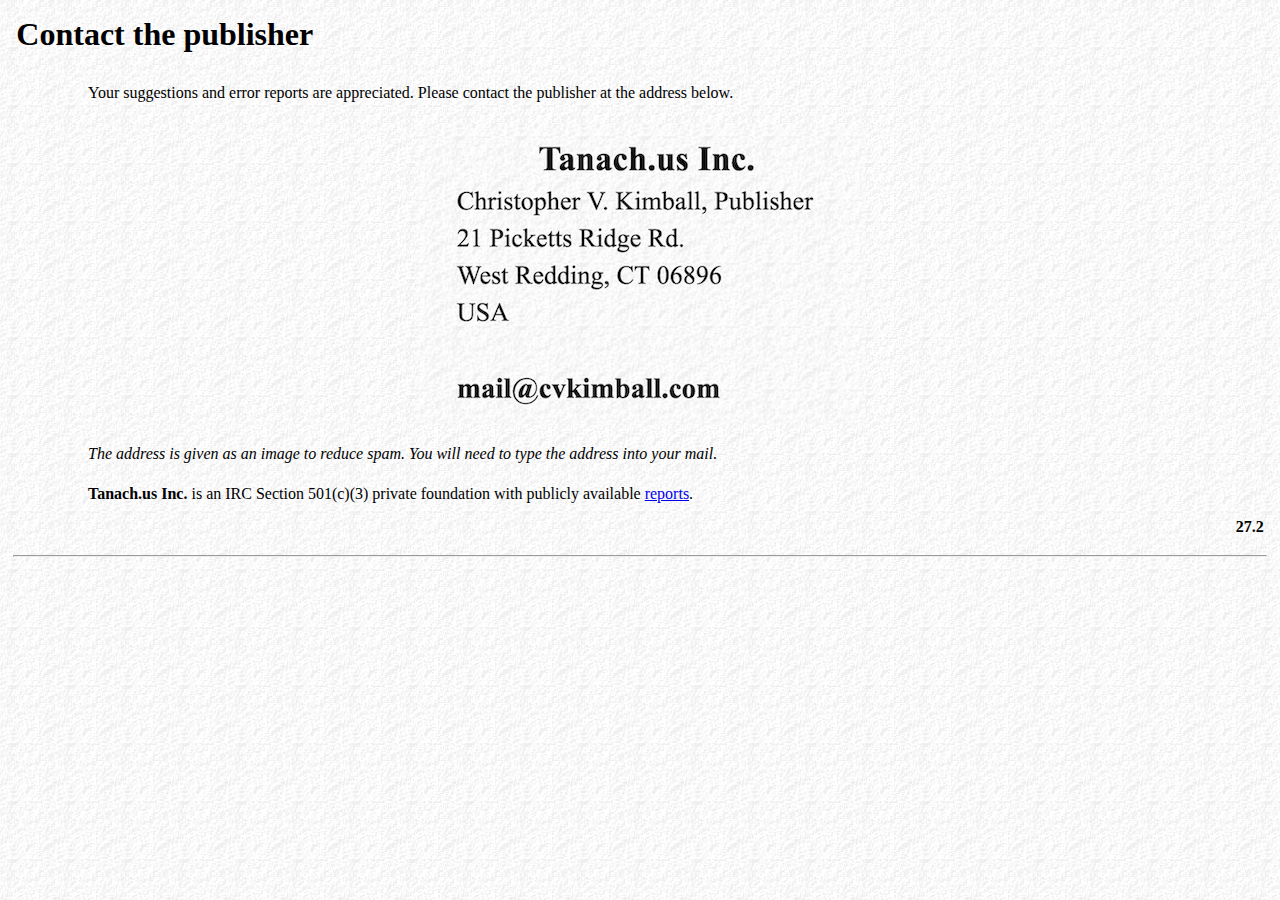
<file: UXLC/Pages/Publisher.html>
<?xml version="1.0" encoding="UTF-8"?>
<!--  Copyright C.V.Kimball 2013  -->
<html>
<header profile="http://www.w3.org/2005/11/profile" > 
  <meta http-equiv="X-UA-Compatible" content="IE=8"/>
  <meta http-equiv="Content-Type" content="text/html; charset=UTF-8"/> 
  <link rel="icon" type="image.x-icon" href="../Images/TanachIcon.ico"/>
  <title>Contact the publisher</title>
<!-- Force the default font so that the site looks the same on all systems.  -->
  <style>
    body {font-family:Times New Roman}
  </style>
</header>
<body style="background-image:url('../Images/Background');margin-right:10pt; 
              margin-left:10pt; margin-top:10pt; margin-bottom:0">
<table width="100%">
  <tr>
    <td align="left"> 
      <span style="font-family:Times New Roman;font-weight:bold;font-size:200%">Contact the publisher</span>
      <p/>     
    </td>
  </tr>
</table>
<p/>


<table align="center" border="0" width="90%" cellpadding="10pt">
  <tr>  
    <td align="left">Your suggestions and error reports are appreciated. 
        Please contact the publisher at the address below.
    </td>
  </tr>
  <tr>
    <td align="center">
        <img src="../Images/Publisher.jpg"/>
    </td>
  </tr>
  <tr>
    <td>
      <i>The address is given as an image to reduce spam. You will need to type the address into your mail.</i>
    </td>
  </tr>
  <tr>
    <td>
      <b>Tanach.us Inc.</b> is an IRC Section 501(c)(3) private foundation with publicly available <a href="https://tanach.us/990-PFs">reports</a>.
    </td>
  </tr>

</table>

<table width="100%">
  <tr>
    <td align="left"><span style="font-size:12pt;font-weight:bold">&#x00a0;</span></td>
    <td align="right">
      <b>
        <a title="Build number.">27.2</a>
      </b>
  </tr>
</table>
<hr/>
</body>
</html>
<!--========================================================================-->
<!--========================================================================-->
</file>
<file: assets/_markdown_exec_pyodide.css>
html[data-theme="light"] {
    @import "https://cdn.jsdelivr.net/npm/highlightjs-themes@1.0.0/tomorrow.css"
}

html[data-theme="dark"] {
    @import "https://cdn.jsdelivr.net/npm/highlightjs-themes@1.0.0/tomorrow-night-blue.min.css"
}


.ace_gutter {
    z-index: 1;
}

.pyodide-editor {
    width: 100%;
    min-height: 200px;
    max-height: 400px;
    font-size: .85em;
}

.pyodide-editor-bar {
    color: var(--md-primary-bg-color);
    background-color: var(--md-primary-fg-color);
    width: 100%;
    font: monospace;
    font-size: 0.75em;
    padding: 2px 0 2px;
}

.pyodide-bar-item {
    padding: 0 18px 0;
    display: inline-block;
    width: 50%;
}

.pyodide pre {
    margin: 0;
}

.pyodide-output {
    width: 100%;
    margin-bottom: -15px;
    min-height: 46px;
    max-height: 400px
}

.pyodide-clickable {
    cursor: pointer;
    text-align: right;
}

/* For themes other than Material. */
.pyodide .twemoji svg {
    width: 1rem;
}
</file>
<file: assets/_mkdocstrings.css>
/* Avoid breaking parameter names, etc. in table cells. */
.doc-contents td code {
  word-break: normal !important;
}

/* No line break before first paragraph of descriptions. */
.doc-md-description,
.doc-md-description>p:first-child {
  display: inline;
}

/* No text transformation from Material for MkDocs for H5 headings. */
.md-typeset h5 .doc-object-name {
  text-transform: none;
}

/* Max width for docstring sections tables. */
.doc .md-typeset__table,
.doc .md-typeset__table table {
  display: table !important;
  width: 100%;
}

.doc .md-typeset__table tr {
  display: table-row;
}

/* Defaults in Spacy table style. */
.doc-param-default {
  float: right;
}

/* Parameter headings must be inline, not blocks. */
.doc-heading-parameter {
  display: inline;
}

/* Default font size for parameter headings. */
.md-typeset .doc-heading-parameter {
  font-size: inherit;
}

/* Prefer space on the right, not the left of parameter permalinks. */
.doc-heading-parameter .headerlink {
  margin-left: 0 !important;
  margin-right: 0.2rem;
}

/* Backward-compatibility: docstring section titles in bold. */
.doc-section-title {
  font-weight: bold;
}

/* Backlinks crumb separator. */
.doc-backlink-crumb {
  display: inline-flex;
  gap: .2rem;
  white-space: nowrap;
  align-items: center;
  vertical-align: middle;
}
.doc-backlink-crumb:not(:first-child)::before {
  background-color: var(--md-default-fg-color--lighter);
  content: "";
  display: inline;
  height: 1rem;
  --md-path-icon: url('data:image/svg+xml;charset=utf-8,<svg xmlns="http://www.w3.org/2000/svg" viewBox="0 0 24 24"><path d="M8.59 16.58 13.17 12 8.59 7.41 10 6l6 6-6 6z"/></svg>');
  -webkit-mask-image: var(--md-path-icon);
  mask-image: var(--md-path-icon);
  width: 1rem;
}
.doc-backlink-crumb.last {
  font-weight: bold;
}

/* Symbols in Navigation and ToC. */
:root, :host,
[data-md-color-scheme="default"] {
  --doc-symbol-parameter-fg-color: #df50af;
  --doc-symbol-attribute-fg-color: #953800;
  --doc-symbol-function-fg-color: #8250df;
  --doc-symbol-method-fg-color: #8250df;
  --doc-symbol-class-fg-color: #0550ae;
  --doc-symbol-module-fg-color: #5cad0f;

  --doc-symbol-parameter-bg-color: #df50af1a;
  --doc-symbol-attribute-bg-color: #9538001a;
  --doc-symbol-function-bg-color: #8250df1a;
  --doc-symbol-method-bg-color: #8250df1a;
  --doc-symbol-class-bg-color: #0550ae1a;
  --doc-symbol-module-bg-color: #5cad0f1a;
}

[data-md-color-scheme="slate"] {
  --doc-symbol-parameter-fg-color: #ffa8cc;
  --doc-symbol-attribute-fg-color: #ffa657;
  --doc-symbol-function-fg-color: #d2a8ff;
  --doc-symbol-method-fg-color: #d2a8ff;
  --doc-symbol-class-fg-color: #79c0ff;
  --doc-symbol-module-fg-color: #baff79;

  --doc-symbol-parameter-bg-color: #ffa8cc1a;
  --doc-symbol-attribute-bg-color: #ffa6571a;
  --doc-symbol-function-bg-color: #d2a8ff1a;
  --doc-symbol-method-bg-color: #d2a8ff1a;
  --doc-symbol-class-bg-color: #79c0ff1a;
  --doc-symbol-module-bg-color: #baff791a;
}

code.doc-symbol {
  border-radius: .1rem;
  font-size: .85em;
  padding: 0 .3em;
  font-weight: bold;
}

code.doc-symbol-parameter,
a code.doc-symbol-parameter {
  color: var(--doc-symbol-parameter-fg-color);
  background-color: var(--doc-symbol-parameter-bg-color);
}

code.doc-symbol-parameter::after {
  content: "param";
}

code.doc-symbol-attribute,
a code.doc-symbol-attribute {
  color: var(--doc-symbol-attribute-fg-color);
  background-color: var(--doc-symbol-attribute-bg-color);
}

code.doc-symbol-attribute::after {
  content: "attr";
}

code.doc-symbol-function,
a code.doc-symbol-function {
  color: var(--doc-symbol-function-fg-color);
  background-color: var(--doc-symbol-function-bg-color);
}

code.doc-symbol-function::after {
  content: "func";
}

code.doc-symbol-method,
a code.doc-symbol-method {
  color: var(--doc-symbol-method-fg-color);
  background-color: var(--doc-symbol-method-bg-color);
}

code.doc-symbol-method::after {
  content: "meth";
}

code.doc-symbol-class,
a code.doc-symbol-class {
  color: var(--doc-symbol-class-fg-color);
  background-color: var(--doc-symbol-class-bg-color);
}

code.doc-symbol-class::after {
  content: "class";
}

code.doc-symbol-module,
a code.doc-symbol-module {
  color: var(--doc-symbol-module-fg-color);
  background-color: var(--doc-symbol-module-bg-color);
}

code.doc-symbol-module::after {
  content: "mod";
}

.doc-signature .autorefs {
  color: inherit;
  border-bottom: 1px dotted currentcolor;
}
</file>
<file: css/material.css>
/* More space at the bottom of the page. */
.md-main__inner {
  margin-bottom: 1.5rem;
}
</file>
<file: css/mkdocstrings.css>
/* Indentation. */
div.doc-contents:not(.first) {
  padding-left: 25px;
  border-left: .05rem solid var(--md-typeset-table-color);
}

/* Mark external links as such. */
a.external::after,
a.autorefs-external::after {
  /* https://primer.style/octicons/arrow-up-right-24 */
  mask-image: url('data:image/svg+xml,<svg xmlns="http://www.w3.org/2000/svg" viewBox="0 0 24 24"><path d="M18.25 15.5a.75.75 0 00.75-.75v-9a.75.75 0 00-.75-.75h-9a.75.75 0 000 1.5h7.19L6.22 16.72a.75.75 0 101.06 1.06L17.5 7.56v7.19c0 .414.336.75.75.75z"></path></svg>');
  -webkit-mask-image: url('data:image/svg+xml,<svg xmlns="http://www.w3.org/2000/svg" viewBox="0 0 24 24"><path d="M18.25 15.5a.75.75 0 00.75-.75v-9a.75.75 0 00-.75-.75h-9a.75.75 0 000 1.5h7.19L6.22 16.72a.75.75 0 101.06 1.06L17.5 7.56v7.19c0 .414.336.75.75.75z"></path></svg>');
  content: ' ';

  display: inline-block;
  vertical-align: middle;
  position: relative;

  height: 1em;
  width: 1em;
  background-color: var(--md-typeset-a-color);
}

a.external:hover::after,
a.autorefs-external:hover::after {
  background-color: var(--md-accent-fg-color);
}
</file>
<file: assets/stylesheets/main.342714a4.min.css>
@charset "UTF-8";html{-webkit-text-size-adjust:none;-moz-text-size-adjust:none;text-size-adjust:none;box-sizing:border-box}*,:after,:before{box-sizing:inherit}@media (prefers-reduced-motion){*,:after,:before{transition:none!important}}body{margin:0}a,button,input,label{-webkit-tap-highlight-color:transparent}a{color:inherit;text-decoration:none}hr{border:0;box-sizing:initial;display:block;height:.05rem;overflow:visible;padding:0}small{font-size:80%}sub,sup{line-height:1em}img{border-style:none}table{border-collapse:initial;border-spacing:0}td,th{font-weight:400;vertical-align:top}button{background:#0000;border:0;font-family:inherit;font-size:inherit;margin:0;padding:0}input{border:0;outline:none}:root{--md-primary-fg-color:#4051b5;--md-primary-fg-color--light:#5d6cc0;--md-primary-fg-color--dark:#303fa1;--md-primary-bg-color:#fff;--md-primary-bg-color--light:#ffffffb3;--md-accent-fg-color:#526cfe;--md-accent-fg-color--transparent:#526cfe1a;--md-accent-bg-color:#fff;--md-accent-bg-color--light:#ffffffb3}[data-md-color-scheme=default]{color-scheme:light}[data-md-color-scheme=default] img[src$="#gh-dark-mode-only"],[data-md-color-scheme=default] img[src$="#only-dark"]{display:none}:root,[data-md-color-scheme=default]{--md-hue:225deg;--md-default-fg-color:#000000de;--md-default-fg-color--light:#0000008a;--md-default-fg-color--lighter:#00000052;--md-default-fg-color--lightest:#00000012;--md-default-bg-color:#fff;--md-default-bg-color--light:#ffffffb3;--md-default-bg-color--lighter:#ffffff4d;--md-default-bg-color--lightest:#ffffff1f;--md-code-fg-color:#36464e;--md-code-bg-color:#f5f5f5;--md-code-hl-color:#4287ff;--md-code-hl-color--light:#4287ff1a;--md-code-hl-number-color:#d52a2a;--md-code-hl-special-color:#db1457;--md-code-hl-function-color:#a846b9;--md-code-hl-constant-color:#6e59d9;--md-code-hl-keyword-color:#3f6ec6;--md-code-hl-string-color:#1c7d4d;--md-code-hl-name-color:var(--md-code-fg-color);--md-code-hl-operator-color:var(--md-default-fg-color--light);--md-code-hl-punctuation-color:var(--md-default-fg-color--light);--md-code-hl-comment-color:var(--md-default-fg-color--light);--md-code-hl-generic-color:var(--md-default-fg-color--light);--md-code-hl-variable-color:var(--md-default-fg-color--light);--md-typeset-color:var(--md-default-fg-color);--md-typeset-a-color:var(--md-primary-fg-color);--md-typeset-del-color:#f5503d26;--md-typeset-ins-color:#0bd57026;--md-typeset-kbd-color:#fafafa;--md-typeset-kbd-accent-color:#fff;--md-typeset-kbd-border-color:#b8b8b8;--md-typeset-mark-color:#ffff0080;--md-typeset-table-color:#0000001f;--md-typeset-table-color--light:rgba(0,0,0,.035);--md-admonition-fg-color:var(--md-default-fg-color);--md-admonition-bg-color:var(--md-default-bg-color);--md-warning-fg-color:#000000de;--md-warning-bg-color:#ff9;--md-footer-fg-color:#fff;--md-footer-fg-color--light:#ffffffb3;--md-footer-fg-color--lighter:#ffffff73;--md-footer-bg-color:#000000de;--md-footer-bg-color--dark:#00000052;--md-shadow-z1:0 0.2rem 0.5rem #0000000d,0 0 0.05rem #0000001a;--md-shadow-z2:0 0.2rem 0.5rem #0000001a,0 0 0.05rem #00000040;--md-shadow-z3:0 0.2rem 0.5rem #0003,0 0 0.05rem #00000059}.md-icon svg{fill:currentcolor;display:block;height:1.2rem;width:1.2rem}body{-webkit-font-smoothing:antialiased;-moz-osx-font-smoothing:grayscale;--md-text-font-family:var(--md-text-font,_),-apple-system,BlinkMacSystemFont,Helvetica,Arial,sans-serif;--md-code-font-family:var(--md-code-font,_),SFMono-Regular,Consolas,Menlo,monospace}aside,body,input{font-feature-settings:"kern","liga";color:var(--md-typeset-color);font-family:var(--md-text-font-family)}code,kbd,pre{font-feature-settings:"kern";font-family:var(--md-code-font-family)}:root{--md-typeset-table-sort-icon:url('data:image/svg+xml;charset=utf-8,<svg xmlns="http://www.w3.org/2000/svg" viewBox="0 0 24 24"><path d="m18 21-4-4h3V7h-3l4-4 4 4h-3v10h3M2 19v-2h10v2M2 13v-2h7v2M2 7V5h4v2z"/></svg>');--md-typeset-table-sort-icon--asc:url('data:image/svg+xml;charset=utf-8,<svg xmlns="http://www.w3.org/2000/svg" viewBox="0 0 24 24"><path d="M19 17h3l-4 4-4-4h3V3h2M2 17h10v2H2M6 5v2H2V5m0 6h7v2H2z"/></svg>');--md-typeset-table-sort-icon--desc:url('data:image/svg+xml;charset=utf-8,<svg xmlns="http://www.w3.org/2000/svg" viewBox="0 0 24 24"><path d="M19 7h3l-4-4-4 4h3v14h2M2 17h10v2H2M6 5v2H2V5m0 6h7v2H2z"/></svg>')}.md-typeset{-webkit-print-color-adjust:exact;color-adjust:exact;font-size:.8rem;line-height:1.6;overflow-wrap:break-word}@media print{.md-typeset{font-size:.68rem}}.md-typeset blockquote,.md-typeset dl,.md-typeset figure,.md-typeset ol,.md-typeset pre,.md-typeset ul{margin-bottom:1em;margin-top:1em}.md-typeset h1{color:var(--md-default-fg-color--light);font-size:2em;line-height:1.3;margin:0 0 1.25em}.md-typeset h1,.md-typeset h2{font-weight:300;letter-spacing:-.01em}.md-typeset h2{font-size:1.5625em;line-height:1.4;margin:1.6em 0 .64em}.md-typeset h3{font-size:1.25em;font-weight:400;letter-spacing:-.01em;line-height:1.5;margin:1.6em 0 .8em}.md-typeset h2+h3{margin-top:.8em}.md-typeset h4{font-weight:700;letter-spacing:-.01em;margin:1em 0}.md-typeset h5,.md-typeset h6{color:var(--md-default-fg-color--light);font-size:.8em;font-weight:700;letter-spacing:-.01em;margin:1.25em 0}.md-typeset h5{text-transform:uppercase}.md-typeset h5 code{text-transform:none}.md-typeset hr{border-bottom:.05rem solid var(--md-default-fg-color--lightest);display:flow-root;margin:1.5em 0}.md-typeset a{color:var(--md-typeset-a-color);word-break:break-word}.md-typeset a,.md-typeset a:before{transition:color 125ms}.md-typeset a:focus,.md-typeset a:hover{color:var(--md-accent-fg-color)}.md-typeset a:focus code,.md-typeset a:hover code{background-color:var(--md-accent-fg-color--transparent)}.md-typeset a code{color:currentcolor;transition:background-color 125ms}.md-typeset a.focus-visible{outline-color:var(--md-accent-fg-color);outline-offset:.2rem}.md-typeset code,.md-typeset kbd,.md-typeset pre{color:var(--md-code-fg-color);direction:ltr;font-variant-ligatures:none}@media print{.md-typeset code,.md-typeset kbd,.md-typeset pre{white-space:pre-wrap}}.md-typeset code{background-color:var(--md-code-bg-color);border-radius:.1rem;-webkit-box-decoration-break:clone;box-decoration-break:clone;font-size:.85em;padding:0 .2941176471em;word-break:break-word}.md-typeset code:not(.focus-visible){-webkit-tap-highlight-color:transparent;outline:none}.md-typeset pre{display:flow-root;line-height:1.4;position:relative}.md-typeset pre>code{-webkit-box-decoration-break:slice;box-decoration-break:slice;box-shadow:none;display:block;margin:0;outline-color:var(--md-accent-fg-color);overflow:auto;padding:.7720588235em 1.1764705882em;scrollbar-color:var(--md-default-fg-color--lighter) #0000;scrollbar-width:thin;touch-action:auto;word-break:normal}.md-typeset pre>code:hover{scrollbar-color:var(--md-accent-fg-color) #0000}.md-typeset pre>code::-webkit-scrollbar{height:.2rem;width:.2rem}.md-typeset pre>code::-webkit-scrollbar-thumb{background-color:var(--md-default-fg-color--lighter)}.md-typeset pre>code::-webkit-scrollbar-thumb:hover{background-color:var(--md-accent-fg-color)}.md-typeset kbd{background-color:var(--md-typeset-kbd-color);border-radius:.1rem;box-shadow:0 .1rem 0 .05rem var(--md-typeset-kbd-border-color),0 .1rem 0 var(--md-typeset-kbd-border-color),0 -.1rem .2rem var(--md-typeset-kbd-accent-color) inset;color:var(--md-default-fg-color);display:inline-block;font-size:.75em;padding:0 .6666666667em;vertical-align:text-top;word-break:break-word}.md-typeset mark{background-color:var(--md-typeset-mark-color);-webkit-box-decoration-break:clone;box-decoration-break:clone;color:inherit;word-break:break-word}.md-typeset abbr{border-bottom:.05rem dotted var(--md-default-fg-color--light);cursor:help;text-decoration:none}.md-typeset small{opacity:.75}[dir=ltr] .md-typeset sub,[dir=ltr] .md-typeset sup{margin-left:.078125em}[dir=rtl] .md-typeset sub,[dir=rtl] .md-typeset sup{margin-right:.078125em}[dir=ltr] .md-typeset blockquote{padding-left:.6rem}[dir=rtl] .md-typeset blockquote{padding-right:.6rem}[dir=ltr] .md-typeset blockquote{border-left:.2rem solid var(--md-default-fg-color--lighter)}[dir=rtl] .md-typeset blockquote{border-right:.2rem solid var(--md-default-fg-color--lighter)}.md-typeset blockquote{color:var(--md-default-fg-color--light);margin-left:0;margin-right:0}.md-typeset ul{list-style-type:disc}.md-typeset ul[type]{list-style-type:revert-layer}[dir=ltr] .md-typeset ol,[dir=ltr] .md-typeset ul{margin-left:.625em}[dir=rtl] .md-typeset ol,[dir=rtl] .md-typeset ul{margin-right:.625em}.md-typeset ol,.md-typeset ul{padding:0}.md-typeset ol:not([hidden]),.md-typeset ul:not([hidden]){display:flow-root}.md-typeset ol ol,.md-typeset ul ol{list-style-type:lower-alpha}.md-typeset ol ol ol,.md-typeset ul ol ol{list-style-type:lower-roman}.md-typeset ol ol ol ol,.md-typeset ul ol ol ol{list-style-type:upper-alpha}.md-typeset ol ol ol ol ol,.md-typeset ul ol ol ol ol{list-style-type:upper-roman}.md-typeset ol[type],.md-typeset ul[type]{list-style-type:revert-layer}[dir=ltr] .md-typeset ol li,[dir=ltr] .md-typeset ul li{margin-left:1.25em}[dir=rtl] .md-typeset ol li,[dir=rtl] .md-typeset ul li{margin-right:1.25em}.md-typeset ol li,.md-typeset ul li{margin-bottom:.5em}.md-typeset ol li blockquote,.md-typeset ol li p,.md-typeset ul li blockquote,.md-typeset ul li p{margin:.5em 0}.md-typeset ol li:last-child,.md-typeset ul li:last-child{margin-bottom:0}[dir=ltr] .md-typeset ol li ol,[dir=ltr] .md-typeset ol li ul,[dir=ltr] .md-typeset ul li ol,[dir=ltr] .md-typeset ul li ul{margin-left:.625em}[dir=rtl] .md-typeset ol li ol,[dir=rtl] .md-typeset ol li ul,[dir=rtl] .md-typeset ul li ol,[dir=rtl] .md-typeset ul li ul{margin-right:.625em}.md-typeset ol li ol,.md-typeset ol li ul,.md-typeset ul li ol,.md-typeset ul li ul{margin-bottom:.5em;margin-top:.5em}[dir=ltr] .md-typeset dd{margin-left:1.875em}[dir=rtl] .md-typeset dd{margin-right:1.875em}.md-typeset dd{margin-bottom:1.5em;margin-top:1em}.md-typeset img,.md-typeset svg,.md-typeset video{height:auto;max-width:100%}.md-typeset img[align=left]{margin:1em 1em 1em 0}.md-typeset img[align=right]{margin:1em 0 1em 1em}.md-typeset img[align]:only-child{margin-top:0}.md-typeset figure{display:flow-root;margin:1em auto;max-width:100%;text-align:center;width:-moz-fit-content;width:fit-content}.md-typeset figure img{display:block;margin:0 auto}.md-typeset figcaption{font-style:italic;margin:1em auto;max-width:24rem}.md-typeset iframe{max-width:100%}.md-typeset table:not([class]){background-color:var(--md-default-bg-color);border:.05rem solid var(--md-typeset-table-color);border-radius:.1rem;display:inline-block;font-size:.64rem;max-width:100%;overflow:auto;touch-action:auto}@media print{.md-typeset table:not([class]){display:table}}.md-typeset table:not([class])+*{margin-top:1.5em}.md-typeset table:not([class]) td>:first-child,.md-typeset table:not([class]) th>:first-child{margin-top:0}.md-typeset table:not([class]) td>:last-child,.md-typeset table:not([class]) th>:last-child{margin-bottom:0}.md-typeset table:not([class]) td:not([align]),.md-typeset table:not([class]) th:not([align]){text-align:left}[dir=rtl] .md-typeset table:not([class]) td:not([align]),[dir=rtl] .md-typeset table:not([class]) th:not([align]){text-align:right}.md-typeset table:not([class]) th{font-weight:700;min-width:5rem;padding:.9375em 1.25em;vertical-align:top}.md-typeset table:not([class]) td{border-top:.05rem solid var(--md-typeset-table-color);padding:.9375em 1.25em;vertical-align:top}.md-typeset table:not([class]) tbody tr{transition:background-color 125ms}.md-typeset table:not([class]) tbody tr:hover{background-color:var(--md-typeset-table-color--light);box-shadow:0 .05rem 0 var(--md-default-bg-color) inset}.md-typeset table:not([class]) a{word-break:normal}.md-typeset table th[role=columnheader]{cursor:pointer}[dir=ltr] .md-typeset table th[role=columnheader]:after{margin-left:.5em}[dir=rtl] .md-typeset table th[role=columnheader]:after{margin-right:.5em}.md-typeset table th[role=columnheader]:after{content:"";display:inline-block;height:1.2em;-webkit-mask-image:var(--md-typeset-table-sort-icon);mask-image:var(--md-typeset-table-sort-icon);-webkit-mask-repeat:no-repeat;mask-repeat:no-repeat;-webkit-mask-size:contain;mask-size:contain;transition:background-color 125ms;vertical-align:text-bottom;width:1.2em}.md-typeset table th[role=columnheader]:hover:after{background-color:var(--md-default-fg-color--lighter)}.md-typeset table th[role=columnheader][aria-sort=ascending]:after{background-color:var(--md-default-fg-color--light);-webkit-mask-image:var(--md-typeset-table-sort-icon--asc);mask-image:var(--md-typeset-table-sort-icon--asc)}.md-typeset table th[role=columnheader][aria-sort=descending]:after{background-color:var(--md-default-fg-color--light);-webkit-mask-image:var(--md-typeset-table-sort-icon--desc);mask-image:var(--md-typeset-table-sort-icon--desc)}.md-typeset__scrollwrap{margin:1em -.8rem;overflow-x:auto;touch-action:auto}.md-typeset__table{display:inline-block;margin-bottom:.5em;padding:0 .8rem}@media print{.md-typeset__table{display:block}}html .md-typeset__table table{display:table;margin:0;overflow:hidden;width:100%}@media screen and (max-width:44.984375em){.md-content__inner>pre{margin:1em -.8rem}.md-content__inner>pre code{border-radius:0}}.md-typeset .md-author{border-radius:100%;display:block;flex-shrink:0;height:1.6rem;overflow:hidden;position:relative;transition:color 125ms,transform 125ms;width:1.6rem}.md-typeset .md-author img{display:block}.md-typeset .md-author--more{background:var(--md-default-fg-color--lightest);color:var(--md-default-fg-color--lighter);font-size:.6rem;font-weight:700;line-height:1.6rem;text-align:center}.md-typeset .md-author--long{height:2.4rem;width:2.4rem}.md-typeset a.md-author{transform:scale(1)}.md-typeset a.md-author img{border-radius:100%;filter:grayscale(100%) opacity(75%);transition:filter 125ms}.md-typeset a.md-author:focus,.md-typeset a.md-author:hover{transform:scale(1.1);z-index:1}.md-typeset a.md-author:focus img,.md-typeset a.md-author:hover img{filter:grayscale(0)}.md-banner{background-color:var(--md-footer-bg-color);color:var(--md-footer-fg-color);overflow:auto}@media print{.md-banner{display:none}}.md-banner--warning{background-color:var(--md-warning-bg-color);color:var(--md-warning-fg-color)}.md-banner__inner{font-size:.7rem;margin:.6rem auto;padding:0 .8rem}[dir=ltr] .md-banner__button{float:right}[dir=rtl] .md-banner__button{float:left}.md-banner__button{color:inherit;cursor:pointer;transition:opacity .25s}.no-js .md-banner__button{display:none}.md-banner__button:hover{opacity:.7}html{font-size:125%;height:100%;overflow-x:hidden}@media screen and (min-width:100em){html{font-size:137.5%}}@media screen and (min-width:125em){html{font-size:150%}}body{background-color:var(--md-default-bg-color);display:flex;flex-direction:column;font-size:.5rem;min-height:100%;position:relative;width:100%}@media print{body{display:block}}@media screen and (max-width:59.984375em){body[data-md-scrolllock]{position:fixed}}.md-grid{margin-left:auto;margin-right:auto;max-width:61rem}.md-container{display:flex;flex-direction:column;flex-grow:1}@media print{.md-container{display:block}}.md-main{flex-grow:1}.md-main__inner{display:flex;height:100%;margin-top:1.5rem}.md-ellipsis{overflow:hidden;text-overflow:ellipsis}.md-toggle{display:none}.md-option{height:0;opacity:0;position:absolute;width:0}.md-option:checked+label:not([hidden]){display:block}.md-option.focus-visible+label{outline-color:var(--md-accent-fg-color);outline-style:auto}.md-skip{background-color:var(--md-default-fg-color);border-radius:.1rem;color:var(--md-default-bg-color);font-size:.64rem;margin:.5rem;opacity:0;outline-color:var(--md-accent-fg-color);padding:.3rem .5rem;position:fixed;transform:translateY(.4rem);z-index:-1}.md-skip:focus{opacity:1;transform:translateY(0);transition:transform .25s cubic-bezier(.4,0,.2,1),opacity 175ms 75ms;z-index:10}@page{margin:25mm}:root{--md-clipboard-icon:url('data:image/svg+xml;charset=utf-8,<svg xmlns="http://www.w3.org/2000/svg" viewBox="0 0 24 24"><path d="M19 21H8V7h11m0-2H8a2 2 0 0 0-2 2v14a2 2 0 0 0 2 2h11a2 2 0 0 0 2-2V7a2 2 0 0 0-2-2m-3-4H4a2 2 0 0 0-2 2v14h2V3h12z"/></svg>')}.md-clipboard{border-radius:.1rem;color:var(--md-default-fg-color--lightest);cursor:pointer;height:1.5em;outline-color:var(--md-accent-fg-color);outline-offset:.1rem;position:absolute;right:.5em;top:.5em;transition:color .25s;width:1.5em;z-index:1}@media print{.md-clipboard{display:none}}.md-clipboard:not(.focus-visible){-webkit-tap-highlight-color:transparent;outline:none}:hover>.md-clipboard{color:var(--md-default-fg-color--light)}.md-clipboard:focus,.md-clipboard:hover{color:var(--md-accent-fg-color)}.md-clipboard:after{background-color:currentcolor;content:"";display:block;height:1.125em;margin:0 auto;-webkit-mask-image:var(--md-clipboard-icon);mask-image:var(--md-clipboard-icon);-webkit-mask-position:center;mask-position:center;-webkit-mask-repeat:no-repeat;mask-repeat:no-repeat;-webkit-mask-size:contain;mask-size:contain;width:1.125em}.md-clipboard--inline{cursor:pointer}.md-clipboard--inline code{transition:color .25s,background-color .25s}.md-clipboard--inline:focus code,.md-clipboard--inline:hover code{background-color:var(--md-accent-fg-color--transparent);color:var(--md-accent-fg-color)}.md-typeset .md-code__content{display:grid}@keyframes consent{0%{opacity:0;transform:translateY(100%)}to{opacity:1;transform:translateY(0)}}@keyframes overlay{0%{opacity:0}to{opacity:1}}.md-consent__overlay{animation:overlay .25s both;-webkit-backdrop-filter:blur(.1rem);backdrop-filter:blur(.1rem);background-color:#0000008a;height:100%;opacity:1;position:fixed;top:0;width:100%;z-index:5}.md-consent__inner{animation:consent .5s cubic-bezier(.1,.7,.1,1) both;background-color:var(--md-default-bg-color);border:0;border-radius:.1rem;bottom:0;box-shadow:0 0 .2rem #0000001a,0 .2rem .4rem #0003;max-height:100%;overflow:auto;padding:0;position:fixed;width:100%;z-index:5}.md-consent__form{padding:.8rem}.md-consent__settings{display:none;margin:1em 0}input:checked+.md-consent__settings{display:block}.md-consent__controls{margin-bottom:.8rem}.md-typeset .md-consent__controls .md-button{display:inline}@media screen and (max-width:44.984375em){.md-typeset .md-consent__controls .md-button{display:block;margin-top:.4rem;text-align:center;width:100%}}.md-consent label{cursor:pointer}.md-content{flex-grow:1;min-width:0}.md-content__inner{margin:0 .8rem 1.2rem;padding-top:.6rem}@media screen and (min-width:76.25em){[dir=ltr] .md-sidebar--primary:not([hidden])~.md-content>.md-content__inner{margin-left:1.2rem}[dir=ltr] .md-sidebar--secondary:not([hidden])~.md-content>.md-content__inner,[dir=rtl] .md-sidebar--primary:not([hidden])~.md-content>.md-content__inner{margin-right:1.2rem}[dir=rtl] .md-sidebar--secondary:not([hidden])~.md-content>.md-content__inner{margin-left:1.2rem}}.md-content__inner:before{content:"";display:block;height:.4rem}.md-content__inner>:last-child{margin-bottom:0}[dir=ltr] .md-content__button{float:right}[dir=rtl] .md-content__button{float:left}[dir=ltr] .md-content__button{margin-left:.4rem}[dir=rtl] .md-content__button{margin-right:.4rem}.md-content__button{margin:.4rem 0;padding:0}@media print{.md-content__button{display:none}}.md-typeset .md-content__button{color:var(--md-default-fg-color--lighter)}.md-content__button svg{display:inline;vertical-align:top}[dir=rtl] .md-content__button svg{transform:scaleX(-1)}[dir=ltr] .md-dialog{right:.8rem}[dir=rtl] .md-dialog{left:.8rem}.md-dialog{background-color:var(--md-default-fg-color);border-radius:.1rem;bottom:.8rem;box-shadow:var(--md-shadow-z3);min-width:11.1rem;opacity:0;padding:.4rem .6rem;pointer-events:none;position:fixed;transform:translateY(100%);transition:transform 0ms .4s,opacity .4s;z-index:4}@media print{.md-dialog{display:none}}.md-dialog--active{opacity:1;pointer-events:auto;transform:translateY(0);transition:transform .4s cubic-bezier(.075,.85,.175,1),opacity .4s}.md-dialog__inner{color:var(--md-default-bg-color);font-size:.7rem}.md-feedback{margin:2em 0 1em;text-align:center}.md-feedback fieldset{border:none;margin:0;padding:0}.md-feedback__title{font-weight:700;margin:1em auto}.md-feedback__inner{position:relative}.md-feedback__list{display:flex;flex-wrap:wrap;place-content:baseline center;position:relative}.md-feedback__list:hover .md-icon:not(:disabled){color:var(--md-default-fg-color--lighter)}:disabled .md-feedback__list{min-height:1.8rem}.md-feedback__icon{color:var(--md-default-fg-color--light);cursor:pointer;flex-shrink:0;margin:0 .1rem;transition:color 125ms}.md-feedback__icon:not(:disabled).md-icon:hover{color:var(--md-accent-fg-color)}.md-feedback__icon:disabled{color:var(--md-default-fg-color--lightest);pointer-events:none}.md-feedback__note{opacity:0;position:relative;transform:translateY(.4rem);transition:transform .4s cubic-bezier(.1,.7,.1,1),opacity .15s}.md-feedback__note>*{margin:0 auto;max-width:16rem}:disabled .md-feedback__note{opacity:1;transform:translateY(0)}@media print{.md-feedback{display:none}}.md-footer{background-color:var(--md-footer-bg-color);color:var(--md-footer-fg-color)}@media print{.md-footer{display:none}}.md-footer__inner{justify-content:space-between;overflow:auto;padding:.2rem}.md-footer__inner:not([hidden]){display:flex}.md-footer__link{align-items:end;display:flex;flex-grow:0.01;margin-bottom:.4rem;margin-top:1rem;max-width:100%;outline-color:var(--md-accent-fg-color);overflow:hidden;transition:opacity .25s}.md-footer__link:focus,.md-footer__link:hover{opacity:.7}[dir=rtl] .md-footer__link svg{transform:scaleX(-1)}@media screen and (max-width:44.984375em){.md-footer__link--prev{flex-shrink:0}.md-footer__link--prev .md-footer__title{display:none}}[dir=ltr] .md-footer__link--next{margin-left:auto}[dir=rtl] .md-footer__link--next{margin-right:auto}.md-footer__link--next{text-align:right}[dir=rtl] .md-footer__link--next{text-align:left}.md-footer__title{flex-grow:1;font-size:.9rem;margin-bottom:.7rem;max-width:calc(100% - 2.4rem);padding:0 1rem;white-space:nowrap}.md-footer__button{margin:.2rem;padding:.4rem}.md-footer__direction{font-size:.64rem;opacity:.7}.md-footer-meta{background-color:var(--md-footer-bg-color--dark)}.md-footer-meta__inner{display:flex;flex-wrap:wrap;justify-content:space-between;padding:.2rem}html .md-footer-meta.md-typeset a{color:var(--md-footer-fg-color--light)}html .md-footer-meta.md-typeset a:focus,html .md-footer-meta.md-typeset a:hover{color:var(--md-footer-fg-color)}.md-copyright{color:var(--md-footer-fg-color--lighter);font-size:.64rem;margin:auto .6rem;padding:.4rem 0;width:100%}@media screen and (min-width:45em){.md-copyright{width:auto}}.md-copyright__highlight{color:var(--md-footer-fg-color--light)}.md-social{display:inline-flex;gap:.2rem;margin:0 .4rem;padding:.2rem 0 .6rem}@media screen and (min-width:45em){.md-social{padding:.6rem 0}}.md-social__link{display:inline-block;height:1.6rem;text-align:center;width:1.6rem}.md-social__link:before{line-height:1.9}.md-social__link svg{fill:currentcolor;max-height:.8rem;vertical-align:-25%}.md-typeset .md-button{border:.1rem solid;border-radius:.1rem;color:var(--md-primary-fg-color);cursor:pointer;display:inline-block;font-weight:700;padding:.625em 2em;transition:color 125ms,background-color 125ms,border-color 125ms}.md-typeset .md-button--primary{background-color:var(--md-primary-fg-color);border-color:var(--md-primary-fg-color);color:var(--md-primary-bg-color)}.md-typeset .md-button:focus,.md-typeset .md-button:hover{background-color:var(--md-accent-fg-color);border-color:var(--md-accent-fg-color);color:var(--md-accent-bg-color)}[dir=ltr] .md-typeset .md-input{border-top-left-radius:.1rem}[dir=ltr] .md-typeset .md-input,[dir=rtl] .md-typeset .md-input{border-top-right-radius:.1rem}[dir=rtl] .md-typeset .md-input{border-top-left-radius:.1rem}.md-typeset .md-input{border-bottom:.1rem solid var(--md-default-fg-color--lighter);box-shadow:var(--md-shadow-z1);font-size:.8rem;height:1.8rem;padding:0 .6rem;transition:border .25s,box-shadow .25s}.md-typeset .md-input:focus,.md-typeset .md-input:hover{border-bottom-color:var(--md-accent-fg-color);box-shadow:var(--md-shadow-z2)}.md-typeset .md-input--stretch{width:100%}.md-header{background-color:var(--md-primary-fg-color);box-shadow:0 0 .2rem #0000,0 .2rem .4rem #0000;color:var(--md-primary-bg-color);display:block;left:0;position:sticky;right:0;top:0;z-index:4}@media print{.md-header{display:none}}.md-header[hidden]{transform:translateY(-100%);transition:transform .25s cubic-bezier(.8,0,.6,1),box-shadow .25s}.md-header--shadow{box-shadow:0 0 .2rem #0000001a,0 .2rem .4rem #0003;transition:transform .25s cubic-bezier(.1,.7,.1,1),box-shadow .25s}.md-header__inner{align-items:center;display:flex;padding:0 .2rem}.md-header__button{color:currentcolor;cursor:pointer;margin:.2rem;outline-color:var(--md-accent-fg-color);padding:.4rem;position:relative;transition:opacity .25s;vertical-align:middle;z-index:1}.md-header__button:hover{opacity:.7}.md-header__button:not([hidden]){display:inline-block}.md-header__button:not(.focus-visible){-webkit-tap-highlight-color:transparent;outline:none}.md-header__button.md-logo{margin:.2rem;padding:.4rem}@media screen and (max-width:76.234375em){.md-header__button.md-logo{display:none}}.md-header__button.md-logo img,.md-header__button.md-logo svg{fill:currentcolor;display:block;height:1.2rem;width:auto}@media screen and (min-width:60em){.md-header__button[for=__search]{display:none}}.no-js .md-header__button[for=__search]{display:none}[dir=rtl] .md-header__button[for=__search] svg{transform:scaleX(-1)}@media screen and (min-width:76.25em){.md-header__button[for=__drawer]{display:none}}.md-header__topic{display:flex;max-width:100%;position:absolute;transition:transform .4s cubic-bezier(.1,.7,.1,1),opacity .15s;white-space:nowrap}.md-header__topic+.md-header__topic{opacity:0;pointer-events:none;transform:translateX(1.25rem);transition:transform .4s cubic-bezier(1,.7,.1,.1),opacity .15s;z-index:-1}[dir=rtl] .md-header__topic+.md-header__topic{transform:translateX(-1.25rem)}.md-header__topic:first-child{font-weight:700}[dir=ltr] .md-header__title{margin-left:1rem;margin-right:.4rem}[dir=rtl] .md-header__title{margin-left:.4rem;margin-right:1rem}.md-header__title{flex-grow:1;font-size:.9rem;height:2.4rem;line-height:2.4rem}.md-header__title--active .md-header__topic{opacity:0;pointer-events:none;transform:translateX(-1.25rem);transition:transform .4s cubic-bezier(1,.7,.1,.1),opacity .15s;z-index:-1}[dir=rtl] .md-header__title--active .md-header__topic{transform:translateX(1.25rem)}.md-header__title--active .md-header__topic+.md-header__topic{opacity:1;pointer-events:auto;transform:translateX(0);transition:transform .4s cubic-bezier(.1,.7,.1,1),opacity .15s;z-index:0}.md-header__title>.md-header__ellipsis{height:100%;position:relative;width:100%}.md-header__option{display:flex;flex-shrink:0;max-width:100%;transition:max-width 0ms .25s,opacity .25s .25s;white-space:nowrap}[data-md-toggle=search]:checked~.md-header .md-header__option{max-width:0;opacity:0;transition:max-width 0ms,opacity 0ms}.md-header__option>input{bottom:0}.md-header__source{display:none}@media screen and (min-width:60em){[dir=ltr] .md-header__source{margin-left:1rem}[dir=rtl] .md-header__source{margin-right:1rem}.md-header__source{display:block;max-width:11.7rem;width:11.7rem}}@media screen and (min-width:76.25em){[dir=ltr] .md-header__source{margin-left:1.4rem}[dir=rtl] .md-header__source{margin-right:1.4rem}}.md-meta{color:var(--md-default-fg-color--light);font-size:.7rem;line-height:1.3}.md-meta__list{display:inline-flex;flex-wrap:wrap;list-style:none;margin:0;padding:0}.md-meta__item:not(:last-child):after{content:"·";margin-left:.2rem;margin-right:.2rem}.md-meta__link{color:var(--md-typeset-a-color)}.md-meta__link:focus,.md-meta__link:hover{color:var(--md-accent-fg-color)}.md-draft{background-color:#ff1744;border-radius:.125em;color:#fff;display:inline-block;font-weight:700;padding-left:.5714285714em;padding-right:.5714285714em}:root{--md-nav-icon--prev:url('data:image/svg+xml;charset=utf-8,<svg xmlns="http://www.w3.org/2000/svg" viewBox="0 0 24 24"><path d="M20 11v2H8l5.5 5.5-1.42 1.42L4.16 12l7.92-7.92L13.5 5.5 8 11z"/></svg>');--md-nav-icon--next:url('data:image/svg+xml;charset=utf-8,<svg xmlns="http://www.w3.org/2000/svg" viewBox="0 0 24 24"><path d="M8.59 16.58 13.17 12 8.59 7.41 10 6l6 6-6 6z"/></svg>');--md-toc-icon:url('data:image/svg+xml;charset=utf-8,<svg xmlns="http://www.w3.org/2000/svg" viewBox="0 0 24 24"><path d="M3 9h14V7H3zm0 4h14v-2H3zm0 4h14v-2H3zm16 0h2v-2h-2zm0-10v2h2V7zm0 6h2v-2h-2z"/></svg>')}.md-nav{font-size:.7rem;line-height:1.3}.md-nav__title{color:var(--md-default-fg-color--light);display:block;font-weight:700;overflow:hidden;padding:0 .6rem;text-overflow:ellipsis}.md-nav__title .md-nav__button{display:none}.md-nav__title .md-nav__button img{height:100%;width:auto}.md-nav__title .md-nav__button.md-logo img,.md-nav__title .md-nav__button.md-logo svg{fill:currentcolor;display:block;height:2.4rem;max-width:100%;object-fit:contain;width:auto}.md-nav__list{list-style:none;margin:0;padding:0}.md-nav__link{align-items:flex-start;display:flex;gap:.4rem;margin-top:.625em;scroll-snap-align:start;transition:color 125ms}.md-nav__link--passed{color:var(--md-default-fg-color--light)}.md-nav__item .md-nav__link--active,.md-nav__item .md-nav__link--active code{color:var(--md-typeset-a-color)}.md-nav__link .md-ellipsis{position:relative}[dir=ltr] .md-nav__link .md-icon:last-child{margin-left:auto}[dir=rtl] .md-nav__link .md-icon:last-child{margin-right:auto}.md-nav__link svg{fill:currentcolor;flex-shrink:0;height:1.3em;position:relative}.md-nav__link[for]:focus,.md-nav__link[for]:hover,.md-nav__link[href]:focus,.md-nav__link[href]:hover{color:var(--md-accent-fg-color);cursor:pointer}.md-nav__link.focus-visible{outline-color:var(--md-accent-fg-color);outline-offset:.2rem}.md-nav--primary .md-nav__link[for=__toc]{display:none}.md-nav--primary .md-nav__link[for=__toc] .md-icon:after{background-color:currentcolor;display:block;height:100%;-webkit-mask-image:var(--md-toc-icon);mask-image:var(--md-toc-icon);width:100%}.md-nav--primary .md-nav__link[for=__toc]~.md-nav{display:none}.md-nav__container>.md-nav__link{margin-top:0}.md-nav__container>.md-nav__link:first-child{flex-grow:1;min-width:0}.md-nav__icon{flex-shrink:0}.md-nav__source{display:none}@media screen and (max-width:76.234375em){.md-nav--primary,.md-nav--primary .md-nav{background-color:var(--md-default-bg-color);display:flex;flex-direction:column;height:100%;left:0;position:absolute;right:0;top:0;z-index:1}.md-nav--primary .md-nav__item,.md-nav--primary .md-nav__title{font-size:.8rem;line-height:1.5}.md-nav--primary .md-nav__title{background-color:var(--md-default-fg-color--lightest);color:var(--md-default-fg-color--light);cursor:pointer;height:5.6rem;line-height:2.4rem;padding:3rem .8rem .2rem;position:relative;white-space:nowrap}[dir=ltr] .md-nav--primary .md-nav__title .md-nav__icon{left:.4rem}[dir=rtl] .md-nav--primary .md-nav__title .md-nav__icon{right:.4rem}.md-nav--primary .md-nav__title .md-nav__icon{display:block;height:1.2rem;margin:.2rem;position:absolute;top:.4rem;width:1.2rem}.md-nav--primary .md-nav__title .md-nav__icon:after{background-color:currentcolor;content:"";display:block;height:100%;-webkit-mask-image:var(--md-nav-icon--prev);mask-image:var(--md-nav-icon--prev);-webkit-mask-position:center;mask-position:center;-webkit-mask-repeat:no-repeat;mask-repeat:no-repeat;-webkit-mask-size:contain;mask-size:contain;width:100%}.md-nav--primary .md-nav__title~.md-nav__list{background-color:var(--md-default-bg-color);box-shadow:0 .05rem 0 var(--md-default-fg-color--lightest) inset;overflow-y:auto;scroll-snap-type:y mandatory;touch-action:pan-y}.md-nav--primary .md-nav__title~.md-nav__list>:first-child{border-top:0}.md-nav--primary .md-nav__title[for=__drawer]{background-color:var(--md-primary-fg-color);color:var(--md-primary-bg-color);font-weight:700}.md-nav--primary .md-nav__title .md-logo{display:block;left:.2rem;margin:.2rem;padding:.4rem;position:absolute;right:.2rem;top:.2rem}.md-nav--primary .md-nav__list{flex:1}.md-nav--primary .md-nav__item{border-top:.05rem solid var(--md-default-fg-color--lightest)}.md-nav--primary .md-nav__item--active>.md-nav__link{color:var(--md-typeset-a-color)}.md-nav--primary .md-nav__item--active>.md-nav__link:focus,.md-nav--primary .md-nav__item--active>.md-nav__link:hover{color:var(--md-accent-fg-color)}.md-nav--primary .md-nav__link{margin-top:0;padding:.6rem .8rem}.md-nav--primary .md-nav__link svg{margin-top:.1em}.md-nav--primary .md-nav__link>.md-nav__link{padding:0}[dir=ltr] .md-nav--primary .md-nav__link .md-nav__icon{margin-right:-.2rem}[dir=rtl] .md-nav--primary .md-nav__link .md-nav__icon{margin-left:-.2rem}.md-nav--primary .md-nav__link .md-nav__icon{font-size:1.2rem;height:1.2rem;width:1.2rem}.md-nav--primary .md-nav__link .md-nav__icon:after{background-color:currentcolor;content:"";display:block;height:100%;-webkit-mask-image:var(--md-nav-icon--next);mask-image:var(--md-nav-icon--next);-webkit-mask-position:center;mask-position:center;-webkit-mask-repeat:no-repeat;mask-repeat:no-repeat;-webkit-mask-size:contain;mask-size:contain;width:100%}[dir=rtl] .md-nav--primary .md-nav__icon:after{transform:scale(-1)}.md-nav--primary .md-nav--secondary .md-nav{background-color:initial;position:static}[dir=ltr] .md-nav--primary .md-nav--secondary .md-nav .md-nav__link{padding-left:1.4rem}[dir=rtl] .md-nav--primary .md-nav--secondary .md-nav .md-nav__link{padding-right:1.4rem}[dir=ltr] .md-nav--primary .md-nav--secondary .md-nav .md-nav .md-nav__link{padding-left:2rem}[dir=rtl] .md-nav--primary .md-nav--secondary .md-nav .md-nav .md-nav__link{padding-right:2rem}[dir=ltr] .md-nav--primary .md-nav--secondary .md-nav .md-nav .md-nav .md-nav__link{padding-left:2.6rem}[dir=rtl] .md-nav--primary .md-nav--secondary .md-nav .md-nav .md-nav .md-nav__link{padding-right:2.6rem}[dir=ltr] .md-nav--primary .md-nav--secondary .md-nav .md-nav .md-nav .md-nav .md-nav__link{padding-left:3.2rem}[dir=rtl] .md-nav--primary .md-nav--secondary .md-nav .md-nav .md-nav .md-nav .md-nav__link{padding-right:3.2rem}.md-nav--secondary{background-color:initial}.md-nav__toggle~.md-nav{display:flex;opacity:0;transform:translateX(100%);transition:transform .25s cubic-bezier(.8,0,.6,1),opacity 125ms 50ms}[dir=rtl] .md-nav__toggle~.md-nav{transform:translateX(-100%)}.md-nav__toggle:checked~.md-nav{opacity:1;transform:translateX(0);transition:transform .25s cubic-bezier(.4,0,.2,1),opacity 125ms 125ms}.md-nav__toggle:checked~.md-nav>.md-nav__list{-webkit-backface-visibility:hidden;backface-visibility:hidden}}@media screen and (max-width:59.984375em){.md-nav--primary .md-nav__link[for=__toc]{display:flex}.md-nav--primary .md-nav__link[for=__toc] .md-icon:after{content:""}.md-nav--primary .md-nav__link[for=__toc]+.md-nav__link{display:none}.md-nav--primary .md-nav__link[for=__toc]~.md-nav{display:flex}.md-nav__source{background-color:var(--md-primary-fg-color--dark);color:var(--md-primary-bg-color);display:block;padding:0 .2rem}}@media screen and (min-width:60em) and (max-width:76.234375em){.md-nav--integrated .md-nav__link[for=__toc]{display:flex}.md-nav--integrated .md-nav__link[for=__toc] .md-icon:after{content:""}.md-nav--integrated .md-nav__link[for=__toc]+.md-nav__link{display:none}.md-nav--integrated .md-nav__link[for=__toc]~.md-nav{display:flex}}@media screen and (min-width:60em){.md-nav{margin-bottom:-.4rem}.md-nav--secondary .md-nav__title{background:var(--md-default-bg-color);box-shadow:0 0 .4rem .4rem var(--md-default-bg-color);position:sticky;top:0;z-index:1}.md-nav--secondary .md-nav__title[for=__toc]{scroll-snap-align:start}.md-nav--secondary .md-nav__title .md-nav__icon{display:none}[dir=ltr] .md-nav--secondary .md-nav__list{padding-left:.6rem}[dir=rtl] .md-nav--secondary .md-nav__list{padding-right:.6rem}.md-nav--secondary .md-nav__list{padding-bottom:.4rem}[dir=ltr] .md-nav--secondary .md-nav__item>.md-nav__link{margin-right:.4rem}[dir=rtl] .md-nav--secondary .md-nav__item>.md-nav__link{margin-left:.4rem}}@media screen and (min-width:76.25em){.md-nav{margin-bottom:-.4rem;transition:max-height .25s cubic-bezier(.86,0,.07,1)}.md-nav--primary .md-nav__title{background:var(--md-default-bg-color);box-shadow:0 0 .4rem .4rem var(--md-default-bg-color);position:sticky;top:0;z-index:1}.md-nav--primary .md-nav__title[for=__drawer]{scroll-snap-align:start}.md-nav--primary .md-nav__title .md-nav__icon{display:none}[dir=ltr] .md-nav--primary .md-nav__list{padding-left:.6rem}[dir=rtl] .md-nav--primary .md-nav__list{padding-right:.6rem}.md-nav--primary .md-nav__list{padding-bottom:.4rem}[dir=ltr] .md-nav--primary .md-nav__item>.md-nav__link{margin-right:.4rem}[dir=rtl] .md-nav--primary .md-nav__item>.md-nav__link{margin-left:.4rem}.md-nav__toggle~.md-nav{display:grid;grid-template-rows:minmax(.4rem,0fr);opacity:0;transition:grid-template-rows .25s cubic-bezier(.86,0,.07,1),opacity .25s,visibility 0ms .25s;visibility:collapse}.md-nav__toggle~.md-nav>.md-nav__list{overflow:hidden}.md-nav__toggle.md-toggle--indeterminate~.md-nav,.md-nav__toggle:checked~.md-nav{grid-template-rows:minmax(.4rem,1fr);opacity:1;transition:grid-template-rows .25s cubic-bezier(.86,0,.07,1),opacity .15s .1s,visibility 0ms;visibility:visible}.md-nav__toggle.md-toggle--indeterminate~.md-nav{transition:none}.md-nav__item--nested>.md-nav>.md-nav__title{display:none}.md-nav__item--section{display:block;margin:1.25em 0}.md-nav__item--section:last-child{margin-bottom:0}.md-nav__item--section>.md-nav__link{font-weight:700}.md-nav__item--section>.md-nav__link[for]{color:var(--md-default-fg-color--light)}.md-nav__item--section>.md-nav__link:not(.md-nav__container){pointer-events:none}.md-nav__item--section>.md-nav__link .md-icon,.md-nav__item--section>.md-nav__link>[for]{display:none}[dir=ltr] .md-nav__item--section>.md-nav{margin-left:-.6rem}[dir=rtl] .md-nav__item--section>.md-nav{margin-right:-.6rem}.md-nav__item--section>.md-nav{display:block;opacity:1;visibility:visible}.md-nav__item--section>.md-nav>.md-nav__list>.md-nav__item{padding:0}.md-nav__icon{border-radius:100%;height:.9rem;transition:background-color .25s;width:.9rem}.md-nav__icon:hover{background-color:var(--md-accent-fg-color--transparent)}.md-nav__icon:after{background-color:currentcolor;border-radius:100%;content:"";display:inline-block;height:100%;-webkit-mask-image:var(--md-nav-icon--next);mask-image:var(--md-nav-icon--next);-webkit-mask-position:center;mask-position:center;-webkit-mask-repeat:no-repeat;mask-repeat:no-repeat;-webkit-mask-size:contain;mask-size:contain;transition:transform .25s;vertical-align:-.1rem;width:100%}[dir=rtl] .md-nav__icon:after{transform:rotate(180deg)}.md-nav__item--nested .md-nav__toggle:checked~.md-nav__link .md-nav__icon:after,.md-nav__item--nested .md-toggle--indeterminate~.md-nav__link .md-nav__icon:after{transform:rotate(90deg)}.md-nav--lifted>.md-nav__list>.md-nav__item,.md-nav--lifted>.md-nav__title{display:none}.md-nav--lifted>.md-nav__list>.md-nav__item--active{display:block}.md-nav--lifted>.md-nav__list>.md-nav__item--active>.md-nav__link{background:var(--md-default-bg-color);box-shadow:0 0 .4rem .4rem var(--md-default-bg-color);margin-top:0;position:sticky;top:0;z-index:1}.md-nav--lifted>.md-nav__list>.md-nav__item--active>.md-nav__link:not(.md-nav__container){pointer-events:none}.md-nav--lifted>.md-nav__list>.md-nav__item--active.md-nav__item--section{margin:0}[dir=ltr] .md-nav--lifted>.md-nav__list>.md-nav__item>.md-nav:not(.md-nav--secondary){margin-left:-.6rem}[dir=rtl] .md-nav--lifted>.md-nav__list>.md-nav__item>.md-nav:not(.md-nav--secondary){margin-right:-.6rem}.md-nav--lifted>.md-nav__list>.md-nav__item>[for]{color:var(--md-default-fg-color--light)}.md-nav--lifted .md-nav[data-md-level="1"]{grid-template-rows:minmax(.4rem,1fr);opacity:1;visibility:visible}[dir=ltr] .md-nav--integrated>.md-nav__list>.md-nav__item--active .md-nav--secondary{border-left:.05rem solid var(--md-primary-fg-color)}[dir=rtl] .md-nav--integrated>.md-nav__list>.md-nav__item--active .md-nav--secondary{border-right:.05rem solid var(--md-primary-fg-color)}.md-nav--integrated>.md-nav__list>.md-nav__item--active .md-nav--secondary{display:block;margin-bottom:1.25em;opacity:1;visibility:visible}.md-nav--integrated>.md-nav__list>.md-nav__item--active .md-nav--secondary>.md-nav__list{overflow:visible;padding-bottom:0}.md-nav--integrated>.md-nav__list>.md-nav__item--active .md-nav--secondary>.md-nav__title{display:none}}.md-pagination{font-size:.8rem;font-weight:700;gap:.4rem}.md-pagination,.md-pagination>*{align-items:center;display:flex;justify-content:center}.md-pagination>*{border-radius:.2rem;height:1.8rem;min-width:1.8rem;text-align:center}.md-pagination__current{background-color:var(--md-default-fg-color--lightest);color:var(--md-default-fg-color--light)}.md-pagination__link{transition:color 125ms,background-color 125ms}.md-pagination__link:focus,.md-pagination__link:hover{background-color:var(--md-accent-fg-color--transparent);color:var(--md-accent-fg-color)}.md-pagination__link:focus svg,.md-pagination__link:hover svg{color:var(--md-accent-fg-color)}.md-pagination__link.focus-visible{outline-color:var(--md-accent-fg-color);outline-offset:.2rem}.md-pagination__link svg{fill:currentcolor;color:var(--md-default-fg-color--lighter);display:block;max-height:100%;width:1.2rem}.md-post__back{border-bottom:.05rem solid var(--md-default-fg-color--lightest);margin-bottom:1.2rem;padding-bottom:1.2rem}@media screen and (max-width:76.234375em){.md-post__back{display:none}}[dir=rtl] .md-post__back svg{transform:scaleX(-1)}.md-post__authors{display:flex;flex-direction:column;gap:.6rem;margin:0 .6rem 1.2rem}.md-post .md-post__meta a{transition:color 125ms}.md-post .md-post__meta a:focus,.md-post .md-post__meta a:hover{color:var(--md-accent-fg-color)}.md-post__title{color:var(--md-default-fg-color--light);font-weight:700}.md-post--excerpt{margin-bottom:3.2rem}.md-post--excerpt .md-post__header{align-items:center;display:flex;gap:.6rem;min-height:1.6rem}.md-post--excerpt .md-post__authors{align-items:center;display:inline-flex;flex-direction:row;gap:.2rem;margin:0;min-height:2.4rem}[dir=ltr] .md-post--excerpt .md-post__meta .md-meta__list{margin-right:.4rem}[dir=rtl] .md-post--excerpt .md-post__meta .md-meta__list{margin-left:.4rem}.md-post--excerpt .md-post__content>:first-child{--md-scroll-margin:6rem;margin-top:0}.md-post>.md-nav--secondary{margin:1em 0}.md-profile{align-items:center;display:flex;font-size:.7rem;gap:.6rem;line-height:1.4;width:100%}.md-profile__description{flex-grow:1}.md-content--post{display:flex}@media screen and (max-width:76.234375em){.md-content--post{flex-flow:column-reverse}}.md-content--post>.md-content__inner{flex-grow:1;min-width:0}@media screen and (min-width:76.25em){[dir=ltr] .md-content--post>.md-content__inner{margin-left:1.2rem}[dir=rtl] .md-content--post>.md-content__inner{margin-right:1.2rem}}@media screen and (max-width:76.234375em){.md-sidebar.md-sidebar--post{padding:0;position:static;width:100%}.md-sidebar.md-sidebar--post .md-sidebar__scrollwrap{overflow:visible}.md-sidebar.md-sidebar--post .md-sidebar__inner{padding:0}.md-sidebar.md-sidebar--post .md-post__meta{margin-left:.6rem;margin-right:.6rem}.md-sidebar.md-sidebar--post .md-nav__item{border:none;display:inline}.md-sidebar.md-sidebar--post .md-nav__list{display:inline-flex;flex-wrap:wrap;gap:.6rem;padding-bottom:.6rem;padding-top:.6rem}.md-sidebar.md-sidebar--post .md-nav__link{padding:0}.md-sidebar.md-sidebar--post .md-nav{height:auto;margin-bottom:0;position:static}}:root{--md-progress-value:0;--md-progress-delay:400ms}.md-progress{background:var(--md-primary-bg-color);height:.075rem;opacity:min(clamp(0,var(--md-progress-value),1),clamp(0,100 - var(--md-progress-value),1));position:fixed;top:0;transform:scaleX(calc(var(--md-progress-value)*1%));transform-origin:left;transition:transform .5s cubic-bezier(.19,1,.22,1),opacity .25s var(--md-progress-delay);width:100%;z-index:4}:root{--md-search-result-icon:url('data:image/svg+xml;charset=utf-8,<svg xmlns="http://www.w3.org/2000/svg" viewBox="0 0 24 24"><path d="M14 2H6a2 2 0 0 0-2 2v16a2 2 0 0 0 2 2h7c-.41-.25-.8-.56-1.14-.9-.33-.33-.61-.7-.86-1.1H6V4h7v5h5v1.18c.71.16 1.39.43 2 .82V8zm6.31 16.9c1.33-2.11.69-4.9-1.4-6.22-2.11-1.33-4.91-.68-6.22 1.4-1.34 2.11-.69 4.89 1.4 6.22 1.46.93 3.32.93 4.79.02L22 23.39 23.39 22zm-3.81.1a2.5 2.5 0 0 1-2.5-2.5 2.5 2.5 0 0 1 2.5-2.5 2.5 2.5 0 0 1 2.5 2.5 2.5 2.5 0 0 1-2.5 2.5"/></svg>')}.md-search{position:relative}@media screen and (min-width:60em){.md-search{padding:.2rem 0}}.no-js .md-search{display:none}.md-search__overlay{opacity:0;z-index:1}@media screen and (max-width:59.984375em){[dir=ltr] .md-search__overlay{left:-2.2rem}[dir=rtl] .md-search__overlay{right:-2.2rem}.md-search__overlay{background-color:var(--md-default-bg-color);border-radius:1rem;height:2rem;overflow:hidden;pointer-events:none;position:absolute;top:-1rem;transform-origin:center;transition:transform .3s .1s,opacity .2s .2s;width:2rem}[data-md-toggle=search]:checked~.md-header .md-search__overlay{opacity:1;transition:transform .4s,opacity .1s}}@media screen and (min-width:60em){[dir=ltr] .md-search__overlay{left:0}[dir=rtl] .md-search__overlay{right:0}.md-search__overlay{background-color:#0000008a;cursor:pointer;height:0;position:fixed;top:0;transition:width 0ms .25s,height 0ms .25s,opacity .25s;width:0}[data-md-toggle=search]:checked~.md-header .md-search__overlay{height:200vh;opacity:1;transition:width 0ms,height 0ms,opacity .25s;width:100%}}@media screen and (max-width:29.984375em){[data-md-toggle=search]:checked~.md-header .md-search__overlay{transform:scale(45)}}@media screen and (min-width:30em) and (max-width:44.984375em){[data-md-toggle=search]:checked~.md-header .md-search__overlay{transform:scale(60)}}@media screen and (min-width:45em) and (max-width:59.984375em){[data-md-toggle=search]:checked~.md-header .md-search__overlay{transform:scale(75)}}.md-search__inner{-webkit-backface-visibility:hidden;backface-visibility:hidden}@media screen and (max-width:59.984375em){[dir=ltr] .md-search__inner{left:0}[dir=rtl] .md-search__inner{right:0}.md-search__inner{height:0;opacity:0;overflow:hidden;position:fixed;top:0;transform:translateX(5%);transition:width 0ms .3s,height 0ms .3s,transform .15s cubic-bezier(.4,0,.2,1) .15s,opacity .15s .15s;width:0;z-index:2}[dir=rtl] .md-search__inner{transform:translateX(-5%)}[data-md-toggle=search]:checked~.md-header .md-search__inner{height:100%;opacity:1;transform:translateX(0);transition:width 0ms 0ms,height 0ms 0ms,transform .15s cubic-bezier(.1,.7,.1,1) .15s,opacity .15s .15s;width:100%}}@media screen and (min-width:60em){[dir=ltr] .md-search__inner{float:right}[dir=rtl] .md-search__inner{float:left}.md-search__inner{padding:.1rem 0;position:relative;transition:width .25s cubic-bezier(.1,.7,.1,1);width:11.7rem}}@media screen and (min-width:60em) and (max-width:76.234375em){[data-md-toggle=search]:checked~.md-header .md-search__inner{width:23.4rem}}@media screen and (min-width:76.25em){[data-md-toggle=search]:checked~.md-header .md-search__inner{width:34.4rem}}.md-search__form{background-color:var(--md-default-bg-color);box-shadow:0 0 .6rem #0000;height:2.4rem;position:relative;transition:color .25s,background-color .25s;z-index:2}@media screen and (min-width:60em){.md-search__form{background-color:#00000042;border-radius:.1rem;height:1.8rem}.md-search__form:hover{background-color:#ffffff1f}}[data-md-toggle=search]:checked~.md-header .md-search__form{background-color:var(--md-default-bg-color);border-radius:.1rem .1rem 0 0;box-shadow:0 0 .6rem #00000012;color:var(--md-default-fg-color)}[dir=ltr] .md-search__input{padding-left:3.6rem;padding-right:2.2rem}[dir=rtl] .md-search__input{padding-left:2.2rem;padding-right:3.6rem}.md-search__input{background:#0000;font-size:.9rem;height:100%;position:relative;text-overflow:ellipsis;width:100%;z-index:2}.md-search__input::placeholder{transition:color .25s}.md-search__input::placeholder,.md-search__input~.md-search__icon{color:var(--md-default-fg-color--light)}.md-search__input::-ms-clear{display:none}@media screen and (max-width:59.984375em){.md-search__input{font-size:.9rem;height:2.4rem;width:100%}}@media screen and (min-width:60em){[dir=ltr] .md-search__input{padding-left:2.2rem}[dir=rtl] .md-search__input{padding-right:2.2rem}.md-search__input{color:inherit;font-size:.8rem}.md-search__input::placeholder{color:var(--md-primary-bg-color--light)}.md-search__input+.md-search__icon{color:var(--md-primary-bg-color)}[data-md-toggle=search]:checked~.md-header .md-search__input{text-overflow:clip}[data-md-toggle=search]:checked~.md-header .md-search__input+.md-search__icon{color:var(--md-default-fg-color--light)}[data-md-toggle=search]:checked~.md-header .md-search__input::placeholder{color:#0000}}.md-search__icon{cursor:pointer;display:inline-block;height:1.2rem;transition:color .25s,opacity .25s;width:1.2rem}.md-search__icon:hover{opacity:.7}[dir=ltr] .md-search__icon[for=__search]{left:.5rem}[dir=rtl] .md-search__icon[for=__search]{right:.5rem}.md-search__icon[for=__search]{position:absolute;top:.3rem;z-index:2}[dir=rtl] .md-search__icon[for=__search] svg{transform:scaleX(-1)}@media screen and (max-width:59.984375em){[dir=ltr] .md-search__icon[for=__search]{left:.8rem}[dir=rtl] .md-search__icon[for=__search]{right:.8rem}.md-search__icon[for=__search]{top:.6rem}.md-search__icon[for=__search] svg:first-child{display:none}}@media screen and (min-width:60em){.md-search__icon[for=__search]{pointer-events:none}.md-search__icon[for=__search] svg:last-child{display:none}}[dir=ltr] .md-search__options{right:.5rem}[dir=rtl] .md-search__options{left:.5rem}.md-search__options{pointer-events:none;position:absolute;top:.3rem;z-index:2}@media screen and (max-width:59.984375em){[dir=ltr] .md-search__options{right:.8rem}[dir=rtl] .md-search__options{left:.8rem}.md-search__options{top:.6rem}}[dir=ltr] .md-search__options>.md-icon{margin-left:.2rem}[dir=rtl] .md-search__options>.md-icon{margin-right:.2rem}.md-search__options>.md-icon{color:var(--md-default-fg-color--light);opacity:0;transform:scale(.75);transition:transform .15s cubic-bezier(.1,.7,.1,1),opacity .15s}.md-search__options>.md-icon:not(.focus-visible){-webkit-tap-highlight-color:transparent;outline:none}[data-md-toggle=search]:checked~.md-header .md-search__input:valid~.md-search__options>.md-icon{opacity:1;pointer-events:auto;transform:scale(1)}[data-md-toggle=search]:checked~.md-header .md-search__input:valid~.md-search__options>.md-icon:hover{opacity:.7}[dir=ltr] .md-search__suggest{padding-left:3.6rem;padding-right:2.2rem}[dir=rtl] .md-search__suggest{padding-left:2.2rem;padding-right:3.6rem}.md-search__suggest{align-items:center;color:var(--md-default-fg-color--lighter);display:flex;font-size:.9rem;height:100%;opacity:0;position:absolute;top:0;transition:opacity 50ms;white-space:nowrap;width:100%}@media screen and (min-width:60em){[dir=ltr] .md-search__suggest{padding-left:2.2rem}[dir=rtl] .md-search__suggest{padding-right:2.2rem}.md-search__suggest{font-size:.8rem}}[data-md-toggle=search]:checked~.md-header .md-search__suggest{opacity:1;transition:opacity .3s .1s}[dir=ltr] .md-search__output{border-bottom-left-radius:.1rem}[dir=ltr] .md-search__output,[dir=rtl] .md-search__output{border-bottom-right-radius:.1rem}[dir=rtl] .md-search__output{border-bottom-left-radius:.1rem}.md-search__output{overflow:hidden;position:absolute;width:100%;z-index:1}@media screen and (max-width:59.984375em){.md-search__output{bottom:0;top:2.4rem}}@media screen and (min-width:60em){.md-search__output{opacity:0;top:1.9rem;transition:opacity .4s}[data-md-toggle=search]:checked~.md-header .md-search__output{box-shadow:var(--md-shadow-z3);opacity:1}}.md-search__scrollwrap{-webkit-backface-visibility:hidden;backface-visibility:hidden;background-color:var(--md-default-bg-color);height:100%;overflow-y:auto;touch-action:pan-y}@media (-webkit-max-device-pixel-ratio:1),(max-resolution:1dppx){.md-search__scrollwrap{transform:translateZ(0)}}@media screen and (min-width:60em) and (max-width:76.234375em){.md-search__scrollwrap{width:23.4rem}}@media screen and (min-width:76.25em){.md-search__scrollwrap{width:34.4rem}}@media screen and (min-width:60em){.md-search__scrollwrap{max-height:0;scrollbar-color:var(--md-default-fg-color--lighter) #0000;scrollbar-width:thin}[data-md-toggle=search]:checked~.md-header .md-search__scrollwrap{max-height:75vh}.md-search__scrollwrap:hover{scrollbar-color:var(--md-accent-fg-color) #0000}.md-search__scrollwrap::-webkit-scrollbar{height:.2rem;width:.2rem}.md-search__scrollwrap::-webkit-scrollbar-thumb{background-color:var(--md-default-fg-color--lighter)}.md-search__scrollwrap::-webkit-scrollbar-thumb:hover{background-color:var(--md-accent-fg-color)}}.md-search-result{color:var(--md-default-fg-color);word-break:break-word}.md-search-result__meta{background-color:var(--md-default-fg-color--lightest);color:var(--md-default-fg-color--light);font-size:.64rem;line-height:1.8rem;padding:0 .8rem;scroll-snap-align:start}@media screen and (min-width:60em){[dir=ltr] .md-search-result__meta{padding-left:2.2rem}[dir=rtl] .md-search-result__meta{padding-right:2.2rem}}.md-search-result__list{list-style:none;margin:0;padding:0;-webkit-user-select:none;user-select:none}.md-search-result__item{box-shadow:0 -.05rem var(--md-default-fg-color--lightest)}.md-search-result__item:first-child{box-shadow:none}.md-search-result__link{display:block;outline:none;scroll-snap-align:start;transition:background-color .25s}.md-search-result__link:focus,.md-search-result__link:hover{background-color:var(--md-accent-fg-color--transparent)}.md-search-result__link:last-child p:last-child{margin-bottom:.6rem}.md-search-result__more>summary{cursor:pointer;display:block;outline:none;position:sticky;scroll-snap-align:start;top:0;z-index:1}.md-search-result__more>summary::marker{display:none}.md-search-result__more>summary::-webkit-details-marker{display:none}.md-search-result__more>summary>div{color:var(--md-typeset-a-color);font-size:.64rem;padding:.75em .8rem;transition:color .25s,background-color .25s}@media screen and (min-width:60em){[dir=ltr] .md-search-result__more>summary>div{padding-left:2.2rem}[dir=rtl] .md-search-result__more>summary>div{padding-right:2.2rem}}.md-search-result__more>summary:focus>div,.md-search-result__more>summary:hover>div{background-color:var(--md-accent-fg-color--transparent);color:var(--md-accent-fg-color)}.md-search-result__more[open]>summary{background-color:var(--md-default-bg-color)}.md-search-result__article{overflow:hidden;padding:0 .8rem;position:relative}@media screen and (min-width:60em){[dir=ltr] .md-search-result__article{padding-left:2.2rem}[dir=rtl] .md-search-result__article{padding-right:2.2rem}}[dir=ltr] .md-search-result__icon{left:0}[dir=rtl] .md-search-result__icon{right:0}.md-search-result__icon{color:var(--md-default-fg-color--light);height:1.2rem;margin:.5rem;position:absolute;width:1.2rem}@media screen and (max-width:59.984375em){.md-search-result__icon{display:none}}.md-search-result__icon:after{background-color:currentcolor;content:"";display:inline-block;height:100%;-webkit-mask-image:var(--md-search-result-icon);mask-image:var(--md-search-result-icon);-webkit-mask-position:center;mask-position:center;-webkit-mask-repeat:no-repeat;mask-repeat:no-repeat;-webkit-mask-size:contain;mask-size:contain;width:100%}[dir=rtl] .md-search-result__icon:after{transform:scaleX(-1)}.md-search-result .md-typeset{color:var(--md-default-fg-color--light);font-size:.64rem;line-height:1.6}.md-search-result .md-typeset h1{color:var(--md-default-fg-color);font-size:.8rem;font-weight:400;line-height:1.4;margin:.55rem 0}.md-search-result .md-typeset h1 mark{text-decoration:none}.md-search-result .md-typeset h2{color:var(--md-default-fg-color);font-size:.64rem;font-weight:700;line-height:1.6;margin:.5em 0}.md-search-result .md-typeset h2 mark{text-decoration:none}.md-search-result__terms{color:var(--md-default-fg-color);display:block;font-size:.64rem;font-style:italic;margin:.5em 0}.md-search-result mark{background-color:initial;color:var(--md-accent-fg-color);text-decoration:underline}.md-select{position:relative;z-index:1}.md-select__inner{background-color:var(--md-default-bg-color);border-radius:.1rem;box-shadow:var(--md-shadow-z2);color:var(--md-default-fg-color);left:50%;margin-top:.2rem;max-height:0;opacity:0;position:absolute;top:calc(100% - .2rem);transform:translate3d(-50%,.3rem,0);transition:transform .25s 375ms,opacity .25s .25s,max-height 0ms .5s}.md-select:focus-within .md-select__inner,.md-select:hover .md-select__inner{max-height:10rem;opacity:1;transform:translate3d(-50%,0,0);transition:transform .25s cubic-bezier(.1,.7,.1,1),opacity .25s,max-height 0ms}.md-select__inner:after{border-bottom:.2rem solid #0000;border-bottom-color:var(--md-default-bg-color);border-left:.2rem solid #0000;border-right:.2rem solid #0000;border-top:0;content:"";height:0;left:50%;margin-left:-.2rem;margin-top:-.2rem;position:absolute;top:0;width:0}.md-select__list{border-radius:.1rem;font-size:.8rem;list-style-type:none;margin:0;max-height:inherit;overflow:auto;padding:0}.md-select__item{line-height:1.8rem}[dir=ltr] .md-select__link{padding-left:.6rem;padding-right:1.2rem}[dir=rtl] .md-select__link{padding-left:1.2rem;padding-right:.6rem}.md-select__link{cursor:pointer;display:block;outline:none;scroll-snap-align:start;transition:background-color .25s,color .25s;width:100%}.md-select__link:focus,.md-select__link:hover{color:var(--md-accent-fg-color)}.md-select__link:focus{background-color:var(--md-default-fg-color--lightest)}.md-sidebar{align-self:flex-start;flex-shrink:0;padding:1.2rem 0;position:sticky;top:2.4rem;width:12.1rem}@media print{.md-sidebar{display:none}}@media screen and (max-width:76.234375em){[dir=ltr] .md-sidebar--primary{left:-12.1rem}[dir=rtl] .md-sidebar--primary{right:-12.1rem}.md-sidebar--primary{background-color:var(--md-default-bg-color);display:block;height:100%;position:fixed;top:0;transform:translateX(0);transition:transform .25s cubic-bezier(.4,0,.2,1),box-shadow .25s;width:12.1rem;z-index:5}[data-md-toggle=drawer]:checked~.md-container .md-sidebar--primary{box-shadow:var(--md-shadow-z3);transform:translateX(12.1rem)}[dir=rtl] [data-md-toggle=drawer]:checked~.md-container .md-sidebar--primary{transform:translateX(-12.1rem)}.md-sidebar--primary .md-sidebar__scrollwrap{bottom:0;left:0;margin:0;overflow:hidden;position:absolute;right:0;scroll-snap-type:none;top:0}}@media screen and (min-width:76.25em){.md-sidebar{height:0}.no-js .md-sidebar{height:auto}.md-header--lifted~.md-container .md-sidebar{top:4.8rem}}.md-sidebar--secondary{display:none;order:2}@media screen and (min-width:60em){.md-sidebar--secondary{height:0}.no-js .md-sidebar--secondary{height:auto}.md-sidebar--secondary:not([hidden]){display:block}.md-sidebar--secondary .md-sidebar__scrollwrap{touch-action:pan-y}}.md-sidebar__scrollwrap{-webkit-backface-visibility:hidden;backface-visibility:hidden;margin:0 .2rem;overflow-y:auto;scrollbar-color:var(--md-default-fg-color--lighter) #0000}@media screen and (min-width:60em){.md-sidebar__scrollwrap{scrollbar-gutter:stable;scrollbar-width:thin}}.md-sidebar__scrollwrap::-webkit-scrollbar{height:.2rem;width:.2rem}.md-sidebar__scrollwrap:focus-within,.md-sidebar__scrollwrap:hover{scrollbar-color:var(--md-accent-fg-color) #0000}.md-sidebar__scrollwrap:focus-within::-webkit-scrollbar-thumb,.md-sidebar__scrollwrap:hover::-webkit-scrollbar-thumb{background-color:var(--md-default-fg-color--lighter)}.md-sidebar__scrollwrap:focus-within::-webkit-scrollbar-thumb:hover,.md-sidebar__scrollwrap:hover::-webkit-scrollbar-thumb:hover{background-color:var(--md-accent-fg-color)}@supports selector(::-webkit-scrollbar){.md-sidebar__scrollwrap{scrollbar-gutter:auto}[dir=ltr] .md-sidebar__inner{padding-right:calc(100% - 11.5rem)}[dir=rtl] .md-sidebar__inner{padding-left:calc(100% - 11.5rem)}}@media screen and (max-width:76.234375em){.md-overlay{background-color:#0000008a;height:0;opacity:0;position:fixed;top:0;transition:width 0ms .25s,height 0ms .25s,opacity .25s;width:0;z-index:5}[data-md-toggle=drawer]:checked~.md-overlay{height:100%;opacity:1;transition:width 0ms,height 0ms,opacity .25s;width:100%}}@keyframes facts{0%{height:0}to{height:.65rem}}@keyframes fact{0%{opacity:0;transform:translateY(100%)}50%{opacity:0}to{opacity:1;transform:translateY(0)}}:root{--md-source-forks-icon:url('data:image/svg+xml;charset=utf-8,<svg xmlns="http://www.w3.org/2000/svg" viewBox="0 0 16 16"><path d="M5 5.372v.878c0 .414.336.75.75.75h4.5a.75.75 0 0 0 .75-.75v-.878a2.25 2.25 0 1 1 1.5 0v.878a2.25 2.25 0 0 1-2.25 2.25h-1.5v2.128a2.251 2.251 0 1 1-1.5 0V8.5h-1.5A2.25 2.25 0 0 1 3.5 6.25v-.878a2.25 2.25 0 1 1 1.5 0M5 3.25a.75.75 0 1 0-1.5 0 .75.75 0 0 0 1.5 0m6.75.75a.75.75 0 1 0 0-1.5.75.75 0 0 0 0 1.5m-3 8.75a.75.75 0 1 0-1.5 0 .75.75 0 0 0 1.5 0"/></svg>');--md-source-repositories-icon:url('data:image/svg+xml;charset=utf-8,<svg xmlns="http://www.w3.org/2000/svg" viewBox="0 0 16 16"><path d="M2 2.5A2.5 2.5 0 0 1 4.5 0h8.75a.75.75 0 0 1 .75.75v12.5a.75.75 0 0 1-.75.75h-2.5a.75.75 0 0 1 0-1.5h1.75v-2h-8a1 1 0 0 0-.714 1.7.75.75 0 1 1-1.072 1.05A2.5 2.5 0 0 1 2 11.5Zm10.5-1h-8a1 1 0 0 0-1 1v6.708A2.5 2.5 0 0 1 4.5 9h8ZM5 12.25a.25.25 0 0 1 .25-.25h3.5a.25.25 0 0 1 .25.25v3.25a.25.25 0 0 1-.4.2l-1.45-1.087a.25.25 0 0 0-.3 0L5.4 15.7a.25.25 0 0 1-.4-.2Z"/></svg>');--md-source-stars-icon:url('data:image/svg+xml;charset=utf-8,<svg xmlns="http://www.w3.org/2000/svg" viewBox="0 0 16 16"><path d="M8 .25a.75.75 0 0 1 .673.418l1.882 3.815 4.21.612a.75.75 0 0 1 .416 1.279l-3.046 2.97.719 4.192a.751.751 0 0 1-1.088.791L8 12.347l-3.766 1.98a.75.75 0 0 1-1.088-.79l.72-4.194L.818 6.374a.75.75 0 0 1 .416-1.28l4.21-.611L7.327.668A.75.75 0 0 1 8 .25m0 2.445L6.615 5.5a.75.75 0 0 1-.564.41l-3.097.45 2.24 2.184a.75.75 0 0 1 .216.664l-.528 3.084 2.769-1.456a.75.75 0 0 1 .698 0l2.77 1.456-.53-3.084a.75.75 0 0 1 .216-.664l2.24-2.183-3.096-.45a.75.75 0 0 1-.564-.41z"/></svg>');--md-source-version-icon:url('data:image/svg+xml;charset=utf-8,<svg xmlns="http://www.w3.org/2000/svg" viewBox="0 0 16 16"><path d="M1 7.775V2.75C1 1.784 1.784 1 2.75 1h5.025c.464 0 .91.184 1.238.513l6.25 6.25a1.75 1.75 0 0 1 0 2.474l-5.026 5.026a1.75 1.75 0 0 1-2.474 0l-6.25-6.25A1.75 1.75 0 0 1 1 7.775m1.5 0c0 .066.026.13.073.177l6.25 6.25a.25.25 0 0 0 .354 0l5.025-5.025a.25.25 0 0 0 0-.354l-6.25-6.25a.25.25 0 0 0-.177-.073H2.75a.25.25 0 0 0-.25.25ZM6 5a1 1 0 1 1 0 2 1 1 0 0 1 0-2"/></svg>')}.md-source{-webkit-backface-visibility:hidden;backface-visibility:hidden;display:block;font-size:.65rem;line-height:1.2;outline-color:var(--md-accent-fg-color);transition:opacity .25s;white-space:nowrap}.md-source:hover{opacity:.7}.md-source__icon{display:inline-block;height:2.4rem;vertical-align:middle;width:2rem}[dir=ltr] .md-source__icon svg{margin-left:.6rem}[dir=rtl] .md-source__icon svg{margin-right:.6rem}.md-source__icon svg{margin-top:.6rem}[dir=ltr] .md-source__icon+.md-source__repository{padding-left:2rem}[dir=rtl] .md-source__icon+.md-source__repository{padding-right:2rem}[dir=ltr] .md-source__icon+.md-source__repository{margin-left:-2rem}[dir=rtl] .md-source__icon+.md-source__repository{margin-right:-2rem}[dir=ltr] .md-source__repository{margin-left:.6rem}[dir=rtl] .md-source__repository{margin-right:.6rem}.md-source__repository{display:inline-block;max-width:calc(100% - 1.2rem);overflow:hidden;text-overflow:ellipsis;vertical-align:middle}.md-source__facts{display:flex;font-size:.55rem;gap:.4rem;list-style-type:none;margin:.1rem 0 0;opacity:.75;overflow:hidden;padding:0;width:100%}.md-source__repository--active .md-source__facts{animation:facts .25s ease-in}.md-source__fact{overflow:hidden;text-overflow:ellipsis}.md-source__repository--active .md-source__fact{animation:fact .4s ease-out}[dir=ltr] .md-source__fact:before{margin-right:.1rem}[dir=rtl] .md-source__fact:before{margin-left:.1rem}.md-source__fact:before{background-color:currentcolor;content:"";display:inline-block;height:.6rem;-webkit-mask-position:center;mask-position:center;-webkit-mask-repeat:no-repeat;mask-repeat:no-repeat;-webkit-mask-size:contain;mask-size:contain;vertical-align:text-top;width:.6rem}.md-source__fact:nth-child(1n+2){flex-shrink:0}.md-source__fact--version:before{-webkit-mask-image:var(--md-source-version-icon);mask-image:var(--md-source-version-icon)}.md-source__fact--stars:before{-webkit-mask-image:var(--md-source-stars-icon);mask-image:var(--md-source-stars-icon)}.md-source__fact--forks:before{-webkit-mask-image:var(--md-source-forks-icon);mask-image:var(--md-source-forks-icon)}.md-source__fact--repositories:before{-webkit-mask-image:var(--md-source-repositories-icon);mask-image:var(--md-source-repositories-icon)}.md-source-file{margin:1em 0}[dir=ltr] .md-source-file__fact{margin-right:.6rem}[dir=rtl] .md-source-file__fact{margin-left:.6rem}.md-source-file__fact{align-items:center;color:var(--md-default-fg-color--light);display:inline-flex;font-size:.68rem;gap:.3rem}.md-source-file__fact .md-icon{flex-shrink:0;margin-bottom:.05rem}[dir=ltr] .md-source-file__fact .md-author{float:left}[dir=rtl] .md-source-file__fact .md-author{float:right}.md-source-file__fact .md-author{margin-right:.2rem}.md-source-file__fact svg{width:.9rem}:root{--md-status:url('data:image/svg+xml;charset=utf-8,<svg xmlns="http://www.w3.org/2000/svg" viewBox="0 0 24 24"><path d="M11 9h2V7h-2m1 13c-4.41 0-8-3.59-8-8s3.59-8 8-8 8 3.59 8 8-3.59 8-8 8m0-18A10 10 0 0 0 2 12a10 10 0 0 0 10 10 10 10 0 0 0 10-10A10 10 0 0 0 12 2m-1 15h2v-6h-2z"/></svg>');--md-status--new:url('data:image/svg+xml;charset=utf-8,<svg xmlns="http://www.w3.org/2000/svg" viewBox="0 0 24 24"><path d="m23 12-2.44-2.78.34-3.68-3.61-.82-1.89-3.18L12 3 8.6 1.54 6.71 4.72l-3.61.81.34 3.68L1 12l2.44 2.78-.34 3.69 3.61.82 1.89 3.18L12 21l3.4 1.46 1.89-3.18 3.61-.82-.34-3.68zm-10 5h-2v-2h2zm0-4h-2V7h2z"/></svg>');--md-status--deprecated:url('data:image/svg+xml;charset=utf-8,<svg xmlns="http://www.w3.org/2000/svg" viewBox="0 0 24 24"><path d="M9 3v1H4v2h1v13a2 2 0 0 0 2 2h10a2 2 0 0 0 2-2V6h1V4h-5V3zm0 5h2v9H9zm4 0h2v9h-2z"/></svg>');--md-status--encrypted:url('data:image/svg+xml;charset=utf-8,<svg xmlns="http://www.w3.org/2000/svg" viewBox="0 0 24 24"><path d="M12 1 3 5v6c0 5.55 3.84 10.74 9 12 5.16-1.26 9-6.45 9-12V5zm0 6c1.4 0 2.8 1.1 2.8 2.5V11c.6 0 1.2.6 1.2 1.3v3.5c0 .6-.6 1.2-1.3 1.2H9.2c-.6 0-1.2-.6-1.2-1.3v-3.5c0-.6.6-1.2 1.2-1.2V9.5C9.2 8.1 10.6 7 12 7m0 1.2c-.8 0-1.5.5-1.5 1.3V11h3V9.5c0-.8-.7-1.3-1.5-1.3"/></svg>')}.md-status:after{background-color:var(--md-default-fg-color--light);content:"";display:inline-block;height:1.125em;-webkit-mask-image:var(--md-status);mask-image:var(--md-status);-webkit-mask-position:center;mask-position:center;-webkit-mask-repeat:no-repeat;mask-repeat:no-repeat;-webkit-mask-size:contain;mask-size:contain;vertical-align:text-bottom;width:1.125em}.md-status:hover:after{background-color:currentcolor}.md-status--new:after{-webkit-mask-image:var(--md-status--new);mask-image:var(--md-status--new)}.md-status--deprecated:after{-webkit-mask-image:var(--md-status--deprecated);mask-image:var(--md-status--deprecated)}.md-status--encrypted:after{-webkit-mask-image:var(--md-status--encrypted);mask-image:var(--md-status--encrypted)}.md-tabs{background-color:var(--md-primary-fg-color);color:var(--md-primary-bg-color);display:block;line-height:1.3;overflow:auto;width:100%;z-index:3}@media print{.md-tabs{display:none}}@media screen and (max-width:76.234375em){.md-tabs{display:none}}.md-tabs[hidden]{pointer-events:none}[dir=ltr] .md-tabs__list{margin-left:.2rem}[dir=rtl] .md-tabs__list{margin-right:.2rem}.md-tabs__list{contain:content;display:flex;list-style:none;margin:0;overflow:auto;padding:0;scrollbar-width:none;white-space:nowrap}.md-tabs__list::-webkit-scrollbar{display:none}.md-tabs__item{height:2.4rem;padding-left:.6rem;padding-right:.6rem}.md-tabs__item--active .md-tabs__link{color:inherit;opacity:1}.md-tabs__link{-webkit-backface-visibility:hidden;backface-visibility:hidden;display:flex;font-size:.7rem;margin-top:.8rem;opacity:.7;outline-color:var(--md-accent-fg-color);outline-offset:.2rem;transition:transform .4s cubic-bezier(.1,.7,.1,1),opacity .25s}.md-tabs__link:focus,.md-tabs__link:hover{color:inherit;opacity:1}[dir=ltr] .md-tabs__link svg{margin-right:.4rem}[dir=rtl] .md-tabs__link svg{margin-left:.4rem}.md-tabs__link svg{fill:currentcolor;height:1.3em}.md-tabs__item:nth-child(2) .md-tabs__link{transition-delay:20ms}.md-tabs__item:nth-child(3) .md-tabs__link{transition-delay:40ms}.md-tabs__item:nth-child(4) .md-tabs__link{transition-delay:60ms}.md-tabs__item:nth-child(5) .md-tabs__link{transition-delay:80ms}.md-tabs__item:nth-child(6) .md-tabs__link{transition-delay:.1s}.md-tabs__item:nth-child(7) .md-tabs__link{transition-delay:.12s}.md-tabs__item:nth-child(8) .md-tabs__link{transition-delay:.14s}.md-tabs__item:nth-child(9) .md-tabs__link{transition-delay:.16s}.md-tabs__item:nth-child(10) .md-tabs__link{transition-delay:.18s}.md-tabs__item:nth-child(11) .md-tabs__link{transition-delay:.2s}.md-tabs__item:nth-child(12) .md-tabs__link{transition-delay:.22s}.md-tabs__item:nth-child(13) .md-tabs__link{transition-delay:.24s}.md-tabs__item:nth-child(14) .md-tabs__link{transition-delay:.26s}.md-tabs__item:nth-child(15) .md-tabs__link{transition-delay:.28s}.md-tabs__item:nth-child(16) .md-tabs__link{transition-delay:.3s}.md-tabs[hidden] .md-tabs__link{opacity:0;transform:translateY(50%);transition:transform 0ms .1s,opacity .1s}:root{--md-tag-icon:url('data:image/svg+xml;charset=utf-8,<svg xmlns="http://www.w3.org/2000/svg" viewBox="0 0 24 24"><path d="m5.41 21 .71-4h-4l.35-2h4l1.06-6h-4l.35-2h4l.71-4h2l-.71 4h6l.71-4h2l-.71 4h4l-.35 2h-4l-1.06 6h4l-.35 2h-4l-.71 4h-2l.71-4h-6l-.71 4zM9.53 9l-1.06 6h6l1.06-6z"/></svg>')}.md-typeset .md-tags:not([hidden]){display:inline-flex;flex-wrap:wrap;gap:.5em;margin-bottom:.75em;margin-top:-.125em}.md-typeset .md-tag{align-items:center;background:var(--md-default-fg-color--lightest);border-radius:2.4rem;display:inline-flex;font-size:.64rem;font-size:min(.8em,.64rem);font-weight:700;gap:.5em;letter-spacing:normal;line-height:1.6;padding:.3125em .78125em}.md-typeset .md-tag[href]{-webkit-tap-highlight-color:transparent;color:inherit;outline:none;transition:color 125ms,background-color 125ms}.md-typeset .md-tag[href]:focus,.md-typeset .md-tag[href]:hover{background-color:var(--md-accent-fg-color);color:var(--md-accent-bg-color)}[id]>.md-typeset .md-tag{vertical-align:text-top}.md-typeset .md-tag-icon:before{background-color:var(--md-default-fg-color--lighter);content:"";display:inline-block;height:1.2em;-webkit-mask-image:var(--md-tag-icon);mask-image:var(--md-tag-icon);-webkit-mask-position:center;mask-position:center;-webkit-mask-repeat:no-repeat;mask-repeat:no-repeat;-webkit-mask-size:contain;mask-size:contain;transition:background-color 125ms;vertical-align:text-bottom;width:1.2em}.md-typeset .md-tag-icon[href]:focus:before,.md-typeset .md-tag-icon[href]:hover:before{background-color:var(--md-accent-bg-color)}@keyframes pulse{0%{transform:scale(.95)}75%{transform:scale(1)}to{transform:scale(.95)}}:root{--md-annotation-bg-icon:url('data:image/svg+xml;charset=utf-8,<svg xmlns="http://www.w3.org/2000/svg" viewBox="0 0 24 24"><path d="M12 2A10 10 0 0 0 2 12a10 10 0 0 0 10 10 10 10 0 0 0 10-10A10 10 0 0 0 12 2"/></svg>');--md-annotation-icon:url('data:image/svg+xml;charset=utf-8,<svg xmlns="http://www.w3.org/2000/svg" viewBox="0 0 24 24"><path d="M17 13h-4v4h-2v-4H7v-2h4V7h2v4h4m-5-9A10 10 0 0 0 2 12a10 10 0 0 0 10 10 10 10 0 0 0 10-10A10 10 0 0 0 12 2"/></svg>')}.md-tooltip{-webkit-backface-visibility:hidden;backface-visibility:hidden;background-color:var(--md-default-bg-color);border-radius:.1rem;box-shadow:var(--md-shadow-z2);color:var(--md-default-fg-color);font-family:var(--md-text-font-family);left:clamp(var(--md-tooltip-0,0rem) + .8rem,var(--md-tooltip-x),100vw + var(--md-tooltip-0,0rem) + .8rem - var(--md-tooltip-width) - 2 * .8rem);max-width:calc(100vw - 1.6rem);opacity:0;position:absolute;top:var(--md-tooltip-y);transform:translateY(-.4rem);transition:transform 0ms .25s,opacity .25s,z-index .25s;width:var(--md-tooltip-width);z-index:0}.md-tooltip--active{opacity:1;transform:translateY(0);transition:transform .25s cubic-bezier(.1,.7,.1,1),opacity .25s,z-index 0ms;z-index:2}.md-tooltip--inline{font-weight:700;-webkit-user-select:none;user-select:none;width:auto}.md-tooltip--inline:not(.md-tooltip--active){transform:translateY(.2rem) scale(.9)}.md-tooltip--inline .md-tooltip__inner{font-size:.5rem;padding:.2rem .4rem}[hidden]+.md-tooltip--inline{display:none}.focus-visible>.md-tooltip,.md-tooltip:target{outline:var(--md-accent-fg-color) auto}.md-tooltip__inner{font-size:.64rem;padding:.8rem}.md-tooltip__inner.md-typeset>:first-child{margin-top:0}.md-tooltip__inner.md-typeset>:last-child{margin-bottom:0}.md-annotation{font-style:normal;font-weight:400;outline:none;text-align:initial;vertical-align:text-bottom;white-space:normal}[dir=rtl] .md-annotation{direction:rtl}code .md-annotation{font-family:var(--md-code-font-family);font-size:inherit}.md-annotation:not([hidden]){display:inline-block;line-height:1.25}.md-annotation__index{border-radius:.01px;cursor:pointer;display:inline-block;margin-left:.4ch;margin-right:.4ch;outline:none;overflow:hidden;position:relative;-webkit-user-select:none;user-select:none;vertical-align:text-top;z-index:0}.md-annotation .md-annotation__index{transition:z-index .25s}@media screen{.md-annotation__index{width:2.2ch}[data-md-visible]>.md-annotation__index{animation:pulse 2s infinite}.md-annotation__index:before{background:var(--md-default-bg-color);-webkit-mask-image:var(--md-annotation-bg-icon);mask-image:var(--md-annotation-bg-icon)}.md-annotation__index:after,.md-annotation__index:before{content:"";height:2.2ch;-webkit-mask-position:center;mask-position:center;-webkit-mask-repeat:no-repeat;mask-repeat:no-repeat;-webkit-mask-size:contain;mask-size:contain;position:absolute;top:-.1ch;width:2.2ch;z-index:-1}.md-annotation__index:after{background-color:var(--md-default-fg-color--lighter);-webkit-mask-image:var(--md-annotation-icon);mask-image:var(--md-annotation-icon);transform:scale(1.0001);transition:background-color .25s,transform .25s}.md-tooltip--active+.md-annotation__index:after{transform:rotate(45deg)}.md-tooltip--active+.md-annotation__index:after,:hover>.md-annotation__index:after{background-color:var(--md-accent-fg-color)}}.md-tooltip--active+.md-annotation__index{animation-play-state:paused;transition-duration:0ms;z-index:2}.md-annotation__index [data-md-annotation-id]{display:inline-block}@media print{.md-annotation__index [data-md-annotation-id]{background:var(--md-default-fg-color--lighter);border-radius:2ch;color:var(--md-default-bg-color);font-weight:700;padding:0 .6ch;white-space:nowrap}.md-annotation__index [data-md-annotation-id]:after{content:attr(data-md-annotation-id)}}.md-typeset .md-annotation-list{counter-reset:annotation;list-style:none!important}.md-typeset .md-annotation-list li{position:relative}[dir=ltr] .md-typeset .md-annotation-list li:before{left:-2.125em}[dir=rtl] .md-typeset .md-annotation-list li:before{right:-2.125em}.md-typeset .md-annotation-list li:before{background:var(--md-default-fg-color--lighter);border-radius:2ch;color:var(--md-default-bg-color);content:counter(annotation);counter-increment:annotation;font-size:.8875em;font-weight:700;height:2ch;line-height:1.25;min-width:2ch;padding:0 .6ch;position:absolute;text-align:center;top:.25em}:root{--md-tooltip-width:20rem;--md-tooltip-tail:0.3rem}.md-tooltip2{-webkit-backface-visibility:hidden;backface-visibility:hidden;color:var(--md-default-fg-color);font-family:var(--md-text-font-family);opacity:0;pointer-events:none;position:absolute;top:calc(var(--md-tooltip-host-y) + var(--md-tooltip-y));transform:translateY(-.4rem);transform-origin:calc(var(--md-tooltip-host-x) + var(--md-tooltip-x)) 0;transition:transform 0ms .25s,opacity .25s,z-index .25s;width:100%;z-index:0}.md-tooltip2:before{border-left:var(--md-tooltip-tail) solid #0000;border-right:var(--md-tooltip-tail) solid #0000;content:"";display:block;left:clamp(1.5 * .8rem,var(--md-tooltip-host-x) + var(--md-tooltip-x) - var(--md-tooltip-tail),100vw - 2 * var(--md-tooltip-tail) - 1.5 * .8rem);position:absolute;z-index:1}.md-tooltip2--top:before{border-top:var(--md-tooltip-tail) solid var(--md-default-bg-color);bottom:calc(var(--md-tooltip-tail)*-1 + .025rem);filter:drop-shadow(0 1px 0 hsla(0,0%,0%,.05))}.md-tooltip2--bottom:before{border-bottom:var(--md-tooltip-tail) solid var(--md-default-bg-color);filter:drop-shadow(0 -1px 0 hsla(0,0%,0%,.05));top:calc(var(--md-tooltip-tail)*-1 + .025rem)}.md-tooltip2--active{opacity:1;transform:translateY(0);transition:transform .4s cubic-bezier(0,1,.5,1),opacity .25s,z-index 0ms;z-index:2}.md-tooltip2__inner{scrollbar-gutter:stable;background-color:var(--md-default-bg-color);border-radius:.1rem;box-shadow:var(--md-shadow-z2);left:clamp(.8rem,var(--md-tooltip-host-x) - .8rem,100vw - var(--md-tooltip-width) - .8rem);max-height:40vh;max-width:calc(100vw - 1.6rem);position:relative;scrollbar-width:thin}.md-tooltip2__inner::-webkit-scrollbar{height:.2rem;width:.2rem}.md-tooltip2__inner::-webkit-scrollbar-thumb{background-color:var(--md-default-fg-color--lighter)}.md-tooltip2__inner::-webkit-scrollbar-thumb:hover{background-color:var(--md-accent-fg-color)}[role=tooltip]>.md-tooltip2__inner{font-size:.5rem;font-weight:700;left:clamp(.8rem,var(--md-tooltip-host-x) + var(--md-tooltip-x) - var(--md-tooltip-width)/2,100vw - var(--md-tooltip-width) - .8rem);max-width:min(100vw - 2 * .8rem,400px);padding:.2rem .4rem;-webkit-user-select:none;user-select:none;width:-moz-fit-content;width:fit-content}.md-tooltip2__inner.md-typeset>:first-child{margin-top:0}.md-tooltip2__inner.md-typeset>:last-child{margin-bottom:0}[dir=ltr] .md-top{margin-left:50%}[dir=rtl] .md-top{margin-right:50%}.md-top{background-color:var(--md-default-bg-color);border-radius:1.6rem;box-shadow:var(--md-shadow-z2);color:var(--md-default-fg-color--light);cursor:pointer;display:block;font-size:.7rem;outline:none;padding:.4rem .8rem;position:fixed;top:3.2rem;transform:translate(-50%);transition:color 125ms,background-color 125ms,transform 125ms cubic-bezier(.4,0,.2,1),opacity 125ms;z-index:2}@media print{.md-top{display:none}}[dir=rtl] .md-top{transform:translate(50%)}.md-top[hidden]{opacity:0;pointer-events:none;transform:translate(-50%,.2rem);transition-duration:0ms}[dir=rtl] .md-top[hidden]{transform:translate(50%,.2rem)}.md-top:focus,.md-top:hover{background-color:var(--md-accent-fg-color);color:var(--md-accent-bg-color)}.md-top svg{display:inline-block;vertical-align:-.5em}@keyframes hoverfix{0%{pointer-events:none}}:root{--md-version-icon:url('data:image/svg+xml;charset=utf-8,<svg xmlns="http://www.w3.org/2000/svg" viewBox="0 0 320 512"><!--! Font Awesome Free 6.7.2 by @fontawesome - https://fontawesome.com License - https://fontawesome.com/license/free (Icons: CC BY 4.0, Fonts: SIL OFL 1.1, Code: MIT License) Copyright 2024 Fonticons, Inc.--><path d="M137.4 374.6c12.5 12.5 32.8 12.5 45.3 0l128-128c9.2-9.2 11.9-22.9 6.9-34.9S301 191.9 288 191.9L32 192c-12.9 0-24.6 7.8-29.6 19.8s-2.2 25.7 6.9 34.9l128 128z"/></svg>')}.md-version{flex-shrink:0;font-size:.8rem;height:2.4rem}[dir=ltr] .md-version__current{margin-left:1.4rem;margin-right:.4rem}[dir=rtl] .md-version__current{margin-left:.4rem;margin-right:1.4rem}.md-version__current{color:inherit;cursor:pointer;outline:none;position:relative;top:.05rem}[dir=ltr] .md-version__current:after{margin-left:.4rem}[dir=rtl] .md-version__current:after{margin-right:.4rem}.md-version__current:after{background-color:currentcolor;content:"";display:inline-block;height:.6rem;-webkit-mask-image:var(--md-version-icon);mask-image:var(--md-version-icon);-webkit-mask-position:center;mask-position:center;-webkit-mask-repeat:no-repeat;mask-repeat:no-repeat;-webkit-mask-size:contain;mask-size:contain;width:.4rem}.md-version__alias{margin-left:.3rem;opacity:.7}.md-version__list{background-color:var(--md-default-bg-color);border-radius:.1rem;box-shadow:var(--md-shadow-z2);color:var(--md-default-fg-color);list-style-type:none;margin:.2rem .8rem;max-height:0;opacity:0;overflow:auto;padding:0;position:absolute;scroll-snap-type:y mandatory;top:.15rem;transition:max-height 0ms .5s,opacity .25s .25s;z-index:3}.md-version:focus-within .md-version__list,.md-version:hover .md-version__list{max-height:10rem;opacity:1;transition:max-height 0ms,opacity .25s}@media (hover:none),(pointer:coarse){.md-version:hover .md-version__list{animation:hoverfix .25s forwards}.md-version:focus-within .md-version__list{animation:none}}.md-version__item{line-height:1.8rem}[dir=ltr] .md-version__link{padding-left:.6rem;padding-right:1.2rem}[dir=rtl] .md-version__link{padding-left:1.2rem;padding-right:.6rem}.md-version__link{cursor:pointer;display:block;outline:none;scroll-snap-align:start;transition:color .25s,background-color .25s;white-space:nowrap;width:100%}.md-version__link:focus,.md-version__link:hover{color:var(--md-accent-fg-color)}.md-version__link:focus{background-color:var(--md-default-fg-color--lightest)}:root{--md-admonition-icon--note:url('data:image/svg+xml;charset=utf-8,<svg xmlns="http://www.w3.org/2000/svg" viewBox="0 0 24 24"><path d="M12 2C6.47 2 2 6.47 2 12s4.47 10 10 10 10-4.47 10-10S17.53 2 12 2m3.1 5.07c.14 0 .28.05.4.16l1.27 1.27c.23.22.23.57 0 .78l-1 1-2.05-2.05 1-1c.1-.11.24-.16.38-.16m-1.97 1.74 2.06 2.06-6.06 6.06H7.07v-2.06z"/></svg>');--md-admonition-icon--abstract:url('data:image/svg+xml;charset=utf-8,<svg xmlns="http://www.w3.org/2000/svg" viewBox="0 0 24 24"><path d="M17 9H7V7h10m0 6H7v-2h10m-3 6H7v-2h7M12 3a1 1 0 0 1 1 1 1 1 0 0 1-1 1 1 1 0 0 1-1-1 1 1 0 0 1 1-1m7 0h-4.18C14.4 1.84 13.3 1 12 1s-2.4.84-2.82 2H5a2 2 0 0 0-2 2v14a2 2 0 0 0 2 2h14a2 2 0 0 0 2-2V5a2 2 0 0 0-2-2"/></svg>');--md-admonition-icon--info:url('data:image/svg+xml;charset=utf-8,<svg xmlns="http://www.w3.org/2000/svg" viewBox="0 0 24 24"><path d="M13 9h-2V7h2m0 10h-2v-6h2m-1-9A10 10 0 0 0 2 12a10 10 0 0 0 10 10 10 10 0 0 0 10-10A10 10 0 0 0 12 2"/></svg>');--md-admonition-icon--tip:url('data:image/svg+xml;charset=utf-8,<svg xmlns="http://www.w3.org/2000/svg" viewBox="0 0 24 24"><path d="M17.66 11.2c-.23-.3-.51-.56-.77-.82-.67-.6-1.43-1.03-2.07-1.66C13.33 7.26 13 4.85 13.95 3c-.95.23-1.78.75-2.49 1.32-2.59 2.08-3.61 5.75-2.39 8.9.04.1.08.2.08.33 0 .22-.15.42-.35.5-.23.1-.47.04-.66-.12a.6.6 0 0 1-.14-.17c-1.13-1.43-1.31-3.48-.55-5.12C5.78 10 4.87 12.3 5 14.47c.06.5.12 1 .29 1.5.14.6.41 1.2.71 1.73 1.08 1.73 2.95 2.97 4.96 3.22 2.14.27 4.43-.12 6.07-1.6 1.83-1.66 2.47-4.32 1.53-6.6l-.13-.26c-.21-.46-.77-1.26-.77-1.26m-3.16 6.3c-.28.24-.74.5-1.1.6-1.12.4-2.24-.16-2.9-.82 1.19-.28 1.9-1.16 2.11-2.05.17-.8-.15-1.46-.28-2.23-.12-.74-.1-1.37.17-2.06.19.38.39.76.63 1.06.77 1 1.98 1.44 2.24 2.8.04.14.06.28.06.43.03.82-.33 1.72-.93 2.27"/></svg>');--md-admonition-icon--success:url('data:image/svg+xml;charset=utf-8,<svg xmlns="http://www.w3.org/2000/svg" viewBox="0 0 24 24"><path d="M21 7 9 19l-5.5-5.5 1.41-1.41L9 16.17 19.59 5.59z"/></svg>');--md-admonition-icon--question:url('data:image/svg+xml;charset=utf-8,<svg xmlns="http://www.w3.org/2000/svg" viewBox="0 0 24 24"><path d="m15.07 11.25-.9.92C13.45 12.89 13 13.5 13 15h-2v-.5c0-1.11.45-2.11 1.17-2.83l1.24-1.26c.37-.36.59-.86.59-1.41a2 2 0 0 0-2-2 2 2 0 0 0-2 2H8a4 4 0 0 1 4-4 4 4 0 0 1 4 4 3.2 3.2 0 0 1-.93 2.25M13 19h-2v-2h2M12 2A10 10 0 0 0 2 12a10 10 0 0 0 10 10 10 10 0 0 0 10-10c0-5.53-4.5-10-10-10"/></svg>');--md-admonition-icon--warning:url('data:image/svg+xml;charset=utf-8,<svg xmlns="http://www.w3.org/2000/svg" viewBox="0 0 24 24"><path d="M13 14h-2V9h2m0 9h-2v-2h2M1 21h22L12 2z"/></svg>');--md-admonition-icon--failure:url('data:image/svg+xml;charset=utf-8,<svg xmlns="http://www.w3.org/2000/svg" viewBox="0 0 24 24"><path d="M19 6.41 17.59 5 12 10.59 6.41 5 5 6.41 10.59 12 5 17.59 6.41 19 12 13.41 17.59 19 19 17.59 13.41 12z"/></svg>');--md-admonition-icon--danger:url('data:image/svg+xml;charset=utf-8,<svg xmlns="http://www.w3.org/2000/svg" viewBox="0 0 24 24"><path d="m11.5 20 4.86-9.73H13V4l-5 9.73h3.5zM12 2c2.75 0 5.1 1 7.05 2.95S22 9.25 22 12s-1 5.1-2.95 7.05S14.75 22 12 22s-5.1-1-7.05-2.95S2 14.75 2 12s1-5.1 2.95-7.05S9.25 2 12 2"/></svg>');--md-admonition-icon--bug:url('data:image/svg+xml;charset=utf-8,<svg xmlns="http://www.w3.org/2000/svg" viewBox="0 0 24 24"><path d="M11 13h2v1h-2zm10-8v6c0 5.5-3.8 10.7-9 12-5.2-1.3-9-6.5-9-12V5l9-4zm-4 5h-2.2c-.2-.6-.6-1.1-1.1-1.5l1.2-1.2-.7-.7L12.8 8H12c-.2 0-.5 0-.7.1L9.9 6.6l-.8.8 1.2 1.2c-.5.3-.9.8-1.1 1.4H7v1h2v1H7v1h2v1H7v1h2.2c.4 1.2 1.5 2 2.8 2s2.4-.8 2.8-2H17v-1h-2v-1h2v-1h-2v-1h2zm-6 2h2v-1h-2z"/></svg>');--md-admonition-icon--example:url('data:image/svg+xml;charset=utf-8,<svg xmlns="http://www.w3.org/2000/svg" viewBox="0 0 24 24"><path d="M7 2v2h1v14a4 4 0 0 0 4 4 4 4 0 0 0 4-4V4h1V2zm4 14c-.6 0-1-.4-1-1s.4-1 1-1 1 .4 1 1-.4 1-1 1m2-4c-.6 0-1-.4-1-1s.4-1 1-1 1 .4 1 1-.4 1-1 1m1-5h-4V4h4z"/></svg>');--md-admonition-icon--quote:url('data:image/svg+xml;charset=utf-8,<svg xmlns="http://www.w3.org/2000/svg" viewBox="0 0 24 24"><path d="M14 17h3l2-4V7h-6v6h3M6 17h3l2-4V7H5v6h3z"/></svg>')}.md-typeset .admonition,.md-typeset details{background-color:var(--md-admonition-bg-color);border:.075rem solid #448aff;border-radius:.2rem;box-shadow:var(--md-shadow-z1);color:var(--md-admonition-fg-color);display:flow-root;font-size:.64rem;margin:1.5625em 0;padding:0 .6rem;page-break-inside:avoid;transition:box-shadow 125ms}@media print{.md-typeset .admonition,.md-typeset details{box-shadow:none}}.md-typeset .admonition:focus-within,.md-typeset details:focus-within{box-shadow:0 0 0 .2rem #448aff1a}.md-typeset .admonition>*,.md-typeset details>*{box-sizing:border-box}.md-typeset .admonition .admonition,.md-typeset .admonition details,.md-typeset details .admonition,.md-typeset details details{margin-bottom:1em;margin-top:1em}.md-typeset .admonition .md-typeset__scrollwrap,.md-typeset details .md-typeset__scrollwrap{margin:1em -.6rem}.md-typeset .admonition .md-typeset__table,.md-typeset details .md-typeset__table{padding:0 .6rem}.md-typeset .admonition>.tabbed-set:only-child,.md-typeset details>.tabbed-set:only-child{margin-top:0}html .md-typeset .admonition>:last-child,html .md-typeset details>:last-child{margin-bottom:.6rem}[dir=ltr] .md-typeset .admonition-title,[dir=ltr] .md-typeset summary{padding-left:2rem;padding-right:.6rem}[dir=rtl] .md-typeset .admonition-title,[dir=rtl] .md-typeset summary{padding-left:.6rem;padding-right:2rem}[dir=ltr] .md-typeset .admonition-title,[dir=ltr] .md-typeset summary{border-left-width:.2rem}[dir=rtl] .md-typeset .admonition-title,[dir=rtl] .md-typeset summary{border-right-width:.2rem}[dir=ltr] .md-typeset .admonition-title,[dir=ltr] .md-typeset summary{border-top-left-radius:.1rem}[dir=ltr] .md-typeset .admonition-title,[dir=ltr] .md-typeset summary,[dir=rtl] .md-typeset .admonition-title,[dir=rtl] .md-typeset summary{border-top-right-radius:.1rem}[dir=rtl] .md-typeset .admonition-title,[dir=rtl] .md-typeset summary{border-top-left-radius:.1rem}.md-typeset .admonition-title,.md-typeset summary{background-color:#448aff1a;border:none;font-weight:700;margin:0 -.6rem;padding-bottom:.4rem;padding-top:.4rem;position:relative}html .md-typeset .admonition-title:last-child,html .md-typeset summary:last-child{margin-bottom:0}[dir=ltr] .md-typeset .admonition-title:before,[dir=ltr] .md-typeset summary:before{left:.6rem}[dir=rtl] .md-typeset .admonition-title:before,[dir=rtl] .md-typeset summary:before{right:.6rem}.md-typeset .admonition-title:before,.md-typeset summary:before{background-color:#448aff;content:"";height:1rem;-webkit-mask-image:var(--md-admonition-icon--note);mask-image:var(--md-admonition-icon--note);-webkit-mask-position:center;mask-position:center;-webkit-mask-repeat:no-repeat;mask-repeat:no-repeat;-webkit-mask-size:contain;mask-size:contain;position:absolute;top:.625em;width:1rem}.md-typeset .admonition-title code,.md-typeset summary code{box-shadow:0 0 0 .05rem var(--md-default-fg-color--lightest)}.md-typeset .admonition.note,.md-typeset details.note{border-color:#448aff}.md-typeset .admonition.note:focus-within,.md-typeset details.note:focus-within{box-shadow:0 0 0 .2rem #448aff1a}.md-typeset .note>.admonition-title,.md-typeset .note>summary{background-color:#448aff1a}.md-typeset .note>.admonition-title:before,.md-typeset .note>summary:before{background-color:#448aff;-webkit-mask-image:var(--md-admonition-icon--note);mask-image:var(--md-admonition-icon--note)}.md-typeset .note>.admonition-title:after,.md-typeset .note>summary:after{color:#448aff}.md-typeset .admonition.abstract,.md-typeset details.abstract{border-color:#00b0ff}.md-typeset .admonition.abstract:focus-within,.md-typeset details.abstract:focus-within{box-shadow:0 0 0 .2rem #00b0ff1a}.md-typeset .abstract>.admonition-title,.md-typeset .abstract>summary{background-color:#00b0ff1a}.md-typeset .abstract>.admonition-title:before,.md-typeset .abstract>summary:before{background-color:#00b0ff;-webkit-mask-image:var(--md-admonition-icon--abstract);mask-image:var(--md-admonition-icon--abstract)}.md-typeset .abstract>.admonition-title:after,.md-typeset .abstract>summary:after{color:#00b0ff}.md-typeset .admonition.info,.md-typeset details.info{border-color:#00b8d4}.md-typeset .admonition.info:focus-within,.md-typeset details.info:focus-within{box-shadow:0 0 0 .2rem #00b8d41a}.md-typeset .info>.admonition-title,.md-typeset .info>summary{background-color:#00b8d41a}.md-typeset .info>.admonition-title:before,.md-typeset .info>summary:before{background-color:#00b8d4;-webkit-mask-image:var(--md-admonition-icon--info);mask-image:var(--md-admonition-icon--info)}.md-typeset .info>.admonition-title:after,.md-typeset .info>summary:after{color:#00b8d4}.md-typeset .admonition.tip,.md-typeset details.tip{border-color:#00bfa5}.md-typeset .admonition.tip:focus-within,.md-typeset details.tip:focus-within{box-shadow:0 0 0 .2rem #00bfa51a}.md-typeset .tip>.admonition-title,.md-typeset .tip>summary{background-color:#00bfa51a}.md-typeset .tip>.admonition-title:before,.md-typeset .tip>summary:before{background-color:#00bfa5;-webkit-mask-image:var(--md-admonition-icon--tip);mask-image:var(--md-admonition-icon--tip)}.md-typeset .tip>.admonition-title:after,.md-typeset .tip>summary:after{color:#00bfa5}.md-typeset .admonition.success,.md-typeset details.success{border-color:#00c853}.md-typeset .admonition.success:focus-within,.md-typeset details.success:focus-within{box-shadow:0 0 0 .2rem #00c8531a}.md-typeset .success>.admonition-title,.md-typeset .success>summary{background-color:#00c8531a}.md-typeset .success>.admonition-title:before,.md-typeset .success>summary:before{background-color:#00c853;-webkit-mask-image:var(--md-admonition-icon--success);mask-image:var(--md-admonition-icon--success)}.md-typeset .success>.admonition-title:after,.md-typeset .success>summary:after{color:#00c853}.md-typeset .admonition.question,.md-typeset details.question{border-color:#64dd17}.md-typeset .admonition.question:focus-within,.md-typeset details.question:focus-within{box-shadow:0 0 0 .2rem #64dd171a}.md-typeset .question>.admonition-title,.md-typeset .question>summary{background-color:#64dd171a}.md-typeset .question>.admonition-title:before,.md-typeset .question>summary:before{background-color:#64dd17;-webkit-mask-image:var(--md-admonition-icon--question);mask-image:var(--md-admonition-icon--question)}.md-typeset .question>.admonition-title:after,.md-typeset .question>summary:after{color:#64dd17}.md-typeset .admonition.warning,.md-typeset details.warning{border-color:#ff9100}.md-typeset .admonition.warning:focus-within,.md-typeset details.warning:focus-within{box-shadow:0 0 0 .2rem #ff91001a}.md-typeset .warning>.admonition-title,.md-typeset .warning>summary{background-color:#ff91001a}.md-typeset .warning>.admonition-title:before,.md-typeset .warning>summary:before{background-color:#ff9100;-webkit-mask-image:var(--md-admonition-icon--warning);mask-image:var(--md-admonition-icon--warning)}.md-typeset .warning>.admonition-title:after,.md-typeset .warning>summary:after{color:#ff9100}.md-typeset .admonition.failure,.md-typeset details.failure{border-color:#ff5252}.md-typeset .admonition.failure:focus-within,.md-typeset details.failure:focus-within{box-shadow:0 0 0 .2rem #ff52521a}.md-typeset .failure>.admonition-title,.md-typeset .failure>summary{background-color:#ff52521a}.md-typeset .failure>.admonition-title:before,.md-typeset .failure>summary:before{background-color:#ff5252;-webkit-mask-image:var(--md-admonition-icon--failure);mask-image:var(--md-admonition-icon--failure)}.md-typeset .failure>.admonition-title:after,.md-typeset .failure>summary:after{color:#ff5252}.md-typeset .admonition.danger,.md-typeset details.danger{border-color:#ff1744}.md-typeset .admonition.danger:focus-within,.md-typeset details.danger:focus-within{box-shadow:0 0 0 .2rem #ff17441a}.md-typeset .danger>.admonition-title,.md-typeset .danger>summary{background-color:#ff17441a}.md-typeset .danger>.admonition-title:before,.md-typeset .danger>summary:before{background-color:#ff1744;-webkit-mask-image:var(--md-admonition-icon--danger);mask-image:var(--md-admonition-icon--danger)}.md-typeset .danger>.admonition-title:after,.md-typeset .danger>summary:after{color:#ff1744}.md-typeset .admonition.bug,.md-typeset details.bug{border-color:#f50057}.md-typeset .admonition.bug:focus-within,.md-typeset details.bug:focus-within{box-shadow:0 0 0 .2rem #f500571a}.md-typeset .bug>.admonition-title,.md-typeset .bug>summary{background-color:#f500571a}.md-typeset .bug>.admonition-title:before,.md-typeset .bug>summary:before{background-color:#f50057;-webkit-mask-image:var(--md-admonition-icon--bug);mask-image:var(--md-admonition-icon--bug)}.md-typeset .bug>.admonition-title:after,.md-typeset .bug>summary:after{color:#f50057}.md-typeset .admonition.example,.md-typeset details.example{border-color:#7c4dff}.md-typeset .admonition.example:focus-within,.md-typeset details.example:focus-within{box-shadow:0 0 0 .2rem #7c4dff1a}.md-typeset .example>.admonition-title,.md-typeset .example>summary{background-color:#7c4dff1a}.md-typeset .example>.admonition-title:before,.md-typeset .example>summary:before{background-color:#7c4dff;-webkit-mask-image:var(--md-admonition-icon--example);mask-image:var(--md-admonition-icon--example)}.md-typeset .example>.admonition-title:after,.md-typeset .example>summary:after{color:#7c4dff}.md-typeset .admonition.quote,.md-typeset details.quote{border-color:#9e9e9e}.md-typeset .admonition.quote:focus-within,.md-typeset details.quote:focus-within{box-shadow:0 0 0 .2rem #9e9e9e1a}.md-typeset .quote>.admonition-title,.md-typeset .quote>summary{background-color:#9e9e9e1a}.md-typeset .quote>.admonition-title:before,.md-typeset .quote>summary:before{background-color:#9e9e9e;-webkit-mask-image:var(--md-admonition-icon--quote);mask-image:var(--md-admonition-icon--quote)}.md-typeset .quote>.admonition-title:after,.md-typeset .quote>summary:after{color:#9e9e9e}:root{--md-footnotes-icon:url('data:image/svg+xml;charset=utf-8,<svg xmlns="http://www.w3.org/2000/svg" viewBox="0 0 24 24"><path d="M19 7v4H5.83l3.58-3.59L8 6l-6 6 6 6 1.41-1.42L5.83 13H21V7z"/></svg>')}.md-typeset .footnote{color:var(--md-default-fg-color--light);font-size:.64rem}[dir=ltr] .md-typeset .footnote>ol{margin-left:0}[dir=rtl] .md-typeset .footnote>ol{margin-right:0}.md-typeset .footnote>ol>li{transition:color 125ms}.md-typeset .footnote>ol>li:target{color:var(--md-default-fg-color)}.md-typeset .footnote>ol>li:focus-within .footnote-backref{opacity:1;transform:translateX(0);transition:none}.md-typeset .footnote>ol>li:hover .footnote-backref,.md-typeset .footnote>ol>li:target .footnote-backref{opacity:1;transform:translateX(0)}.md-typeset .footnote>ol>li>:first-child{margin-top:0}.md-typeset .footnote-ref{font-size:.75em;font-weight:700}html .md-typeset .footnote-ref{outline-offset:.1rem}.md-typeset [id^="fnref:"]:target>.footnote-ref{outline:auto}.md-typeset .footnote-backref{color:var(--md-typeset-a-color);display:inline-block;font-size:0;opacity:0;transform:translateX(.25rem);transition:color .25s,transform .25s .25s,opacity 125ms .25s;vertical-align:text-bottom}@media print{.md-typeset .footnote-backref{color:var(--md-typeset-a-color);opacity:1;transform:translateX(0)}}[dir=rtl] .md-typeset .footnote-backref{transform:translateX(-.25rem)}.md-typeset .footnote-backref:hover{color:var(--md-accent-fg-color)}.md-typeset .footnote-backref:before{background-color:currentcolor;content:"";display:inline-block;height:.8rem;-webkit-mask-image:var(--md-footnotes-icon);mask-image:var(--md-footnotes-icon);-webkit-mask-position:center;mask-position:center;-webkit-mask-repeat:no-repeat;mask-repeat:no-repeat;-webkit-mask-size:contain;mask-size:contain;width:.8rem}[dir=rtl] .md-typeset .footnote-backref:before{transform:scaleX(-1)}[dir=ltr] .md-typeset .headerlink{margin-left:.5rem}[dir=rtl] .md-typeset .headerlink{margin-right:.5rem}.md-typeset .headerlink{color:var(--md-default-fg-color--lighter);display:inline-block;opacity:0;transition:color .25s,opacity 125ms}@media print{.md-typeset .headerlink{display:none}}.md-typeset .headerlink:focus,.md-typeset :hover>.headerlink,.md-typeset :target>.headerlink{opacity:1;transition:color .25s,opacity 125ms}.md-typeset .headerlink:focus,.md-typeset .headerlink:hover,.md-typeset :target>.headerlink{color:var(--md-accent-fg-color)}.md-typeset :target{--md-scroll-margin:3.6rem;--md-scroll-offset:0rem;scroll-margin-top:calc(var(--md-scroll-margin) - var(--md-scroll-offset))}@media screen and (min-width:76.25em){.md-header--lifted~.md-container .md-typeset :target{--md-scroll-margin:6rem}}.md-typeset h1:target,.md-typeset h2:target,.md-typeset h3:target{--md-scroll-offset:0.2rem}.md-typeset h4:target{--md-scroll-offset:0.15rem}.md-typeset div.arithmatex{overflow:auto}@media screen and (max-width:44.984375em){.md-typeset div.arithmatex{margin:0 -.8rem}.md-typeset div.arithmatex>*{width:min-content}}.md-typeset div.arithmatex>*{margin-left:auto!important;margin-right:auto!important;padding:0 .8rem;touch-action:auto}.md-typeset div.arithmatex>* mjx-container{margin:0!important}.md-typeset div.arithmatex mjx-assistive-mml{height:0}.md-typeset del.critic{background-color:var(--md-typeset-del-color)}.md-typeset del.critic,.md-typeset ins.critic{-webkit-box-decoration-break:clone;box-decoration-break:clone}.md-typeset ins.critic{background-color:var(--md-typeset-ins-color)}.md-typeset .critic.comment{-webkit-box-decoration-break:clone;box-decoration-break:clone;color:var(--md-code-hl-comment-color)}.md-typeset .critic.comment:before{content:"/* "}.md-typeset .critic.comment:after{content:" */"}.md-typeset .critic.block{box-shadow:none;display:block;margin:1em 0;overflow:auto;padding-left:.8rem;padding-right:.8rem}.md-typeset .critic.block>:first-child{margin-top:.5em}.md-typeset .critic.block>:last-child{margin-bottom:.5em}:root{--md-details-icon:url('data:image/svg+xml;charset=utf-8,<svg xmlns="http://www.w3.org/2000/svg" viewBox="0 0 24 24"><path d="M8.59 16.58 13.17 12 8.59 7.41 10 6l6 6-6 6z"/></svg>')}.md-typeset details{display:flow-root;overflow:visible;padding-top:0}.md-typeset details[open]>summary:after{transform:rotate(90deg)}.md-typeset details:not([open]){box-shadow:none;padding-bottom:0}.md-typeset details:not([open])>summary{border-radius:.1rem}[dir=ltr] .md-typeset summary{padding-right:1.8rem}[dir=rtl] .md-typeset summary{padding-left:1.8rem}[dir=ltr] .md-typeset summary{border-top-left-radius:.1rem}[dir=ltr] .md-typeset summary,[dir=rtl] .md-typeset summary{border-top-right-radius:.1rem}[dir=rtl] .md-typeset summary{border-top-left-radius:.1rem}.md-typeset summary{cursor:pointer;display:block;min-height:1rem;overflow:hidden}.md-typeset summary.focus-visible{outline-color:var(--md-accent-fg-color);outline-offset:.2rem}.md-typeset summary:not(.focus-visible){-webkit-tap-highlight-color:transparent;outline:none}[dir=ltr] .md-typeset summary:after{right:.4rem}[dir=rtl] .md-typeset summary:after{left:.4rem}.md-typeset summary:after{background-color:currentcolor;content:"";height:1rem;-webkit-mask-image:var(--md-details-icon);mask-image:var(--md-details-icon);-webkit-mask-position:center;mask-position:center;-webkit-mask-repeat:no-repeat;mask-repeat:no-repeat;-webkit-mask-size:contain;mask-size:contain;position:absolute;top:.625em;transform:rotate(0deg);transition:transform .25s;width:1rem}[dir=rtl] .md-typeset summary:after{transform:rotate(180deg)}.md-typeset summary::marker{display:none}.md-typeset summary::-webkit-details-marker{display:none}.md-typeset .emojione,.md-typeset .gemoji,.md-typeset .twemoji{--md-icon-size:1.125em;display:inline-flex;height:var(--md-icon-size);vertical-align:text-top}.md-typeset .emojione svg,.md-typeset .gemoji svg,.md-typeset .twemoji svg{fill:currentcolor;max-height:100%;width:var(--md-icon-size)}.md-typeset .lg,.md-typeset .xl,.md-typeset .xxl,.md-typeset .xxxl{vertical-align:text-bottom}.md-typeset .middle{vertical-align:middle}.md-typeset .lg{--md-icon-size:1.5em}.md-typeset .xl{--md-icon-size:2.25em}.md-typeset .xxl{--md-icon-size:3em}.md-typeset .xxxl{--md-icon-size:4em}.highlight .o,.highlight .ow{color:var(--md-code-hl-operator-color)}.highlight .p{color:var(--md-code-hl-punctuation-color)}.highlight .cpf,.highlight .l,.highlight .s,.highlight .s1,.highlight .s2,.highlight .sb,.highlight .sc,.highlight .si,.highlight .ss{color:var(--md-code-hl-string-color)}.highlight .cp,.highlight .se,.highlight .sh,.highlight .sr,.highlight .sx{color:var(--md-code-hl-special-color)}.highlight .il,.highlight .m,.highlight .mb,.highlight .mf,.highlight .mh,.highlight .mi,.highlight .mo{color:var(--md-code-hl-number-color)}.highlight .k,.highlight .kd,.highlight .kn,.highlight .kp,.highlight .kr,.highlight .kt{color:var(--md-code-hl-keyword-color)}.highlight .kc,.highlight .n{color:var(--md-code-hl-name-color)}.highlight .bp,.highlight .nb,.highlight .no{color:var(--md-code-hl-constant-color)}.highlight .nc,.highlight .ne,.highlight .nf,.highlight .nn{color:var(--md-code-hl-function-color)}.highlight .nd,.highlight .ni,.highlight .nl,.highlight .nt{color:var(--md-code-hl-keyword-color)}.highlight .c,.highlight .c1,.highlight .ch,.highlight .cm,.highlight .cs,.highlight .sd{color:var(--md-code-hl-comment-color)}.highlight .na,.highlight .nv,.highlight .vc,.highlight .vg,.highlight .vi{color:var(--md-code-hl-variable-color)}.highlight .ge,.highlight .gh,.highlight .go,.highlight .gp,.highlight .gr,.highlight .gs,.highlight .gt,.highlight .gu{color:var(--md-code-hl-generic-color)}.highlight .gd,.highlight .gi{border-radius:.1rem;margin:0 -.125em;padding:0 .125em}.highlight .gd{background-color:var(--md-typeset-del-color)}.highlight .gi{background-color:var(--md-typeset-ins-color)}.highlight .hll{background-color:var(--md-code-hl-color--light);box-shadow:2px 0 0 0 var(--md-code-hl-color) inset;display:block;margin:0 -1.1764705882em;padding:0 1.1764705882em}.highlight span.filename{background-color:var(--md-code-bg-color);border-bottom:.05rem solid var(--md-default-fg-color--lightest);border-top-left-radius:.1rem;border-top-right-radius:.1rem;display:flow-root;font-size:.85em;font-weight:700;margin-top:1em;padding:.6617647059em 1.1764705882em;position:relative}.highlight span.filename+pre{margin-top:0}.highlight span.filename+pre>code{border-top-left-radius:0;border-top-right-radius:0}.highlight [data-linenos]:before{background-color:var(--md-code-bg-color);box-shadow:-.05rem 0 var(--md-default-fg-color--lightest) inset;color:var(--md-default-fg-color--light);content:attr(data-linenos);float:left;left:-1.1764705882em;margin-left:-1.1764705882em;margin-right:1.1764705882em;padding-left:1.1764705882em;position:sticky;-webkit-user-select:none;user-select:none;z-index:3}.highlight code a[id]{position:absolute;visibility:hidden}.highlight code[data-md-copying]{display:initial}.highlight code[data-md-copying] .hll{display:contents}.highlight code[data-md-copying] .md-annotation{display:none}.highlighttable{display:flow-root}.highlighttable tbody,.highlighttable td{display:block;padding:0}.highlighttable tr{display:flex}.highlighttable pre{margin:0}.highlighttable th.filename{flex-grow:1;padding:0;text-align:left}.highlighttable th.filename span.filename{margin-top:0}.highlighttable .linenos{background-color:var(--md-code-bg-color);border-bottom-left-radius:.1rem;border-top-left-radius:.1rem;font-size:.85em;padding:.7720588235em 0 .7720588235em 1.1764705882em;-webkit-user-select:none;user-select:none}.highlighttable .linenodiv{box-shadow:-.05rem 0 var(--md-default-fg-color--lightest) inset;padding-right:.5882352941em}.highlighttable .linenodiv pre{color:var(--md-default-fg-color--light);text-align:right}.highlighttable .code{flex:1;min-width:0}.linenodiv a{color:inherit}.md-typeset .highlighttable{direction:ltr;margin:1em 0}.md-typeset .highlighttable>tbody>tr>.code>div>pre>code{border-bottom-left-radius:0;border-top-left-radius:0}.md-typeset .highlight+.result{border:.05rem solid var(--md-code-bg-color);border-bottom-left-radius:.1rem;border-bottom-right-radius:.1rem;border-top-width:.1rem;margin-top:-1.125em;overflow:visible;padding:0 1em}.md-typeset .highlight+.result:after{clear:both;content:"";display:block}@media screen and (max-width:44.984375em){.md-content__inner>.highlight{margin:1em -.8rem}.md-content__inner>.highlight>.filename,.md-content__inner>.highlight>.highlighttable>tbody>tr>.code>div>pre>code,.md-content__inner>.highlight>.highlighttable>tbody>tr>.filename span.filename,.md-content__inner>.highlight>.highlighttable>tbody>tr>.linenos,.md-content__inner>.highlight>pre>code{border-radius:0}.md-content__inner>.highlight+.result{border-left-width:0;border-radius:0;border-right-width:0;margin-left:-.8rem;margin-right:-.8rem}}.md-typeset .keys kbd:after,.md-typeset .keys kbd:before{-moz-osx-font-smoothing:initial;-webkit-font-smoothing:initial;color:inherit;margin:0;position:relative}.md-typeset .keys span{color:var(--md-default-fg-color--light);padding:0 .2em}.md-typeset .keys .key-alt:before,.md-typeset .keys .key-left-alt:before,.md-typeset .keys .key-right-alt:before{content:"⎇";padding-right:.4em}.md-typeset .keys .key-command:before,.md-typeset .keys .key-left-command:before,.md-typeset .keys .key-right-command:before{content:"⌘";padding-right:.4em}.md-typeset .keys .key-control:before,.md-typeset .keys .key-left-control:before,.md-typeset .keys .key-right-control:before{content:"⌃";padding-right:.4em}.md-typeset .keys .key-left-meta:before,.md-typeset .keys .key-meta:before,.md-typeset .keys .key-right-meta:before{content:"◆";padding-right:.4em}.md-typeset .keys .key-left-option:before,.md-typeset .keys .key-option:before,.md-typeset .keys .key-right-option:before{content:"⌥";padding-right:.4em}.md-typeset .keys .key-left-shift:before,.md-typeset .keys .key-right-shift:before,.md-typeset .keys .key-shift:before{content:"⇧";padding-right:.4em}.md-typeset .keys .key-left-super:before,.md-typeset .keys .key-right-super:before,.md-typeset .keys .key-super:before{content:"❖";padding-right:.4em}.md-typeset .keys .key-left-windows:before,.md-typeset .keys .key-right-windows:before,.md-typeset .keys .key-windows:before{content:"⊞";padding-right:.4em}.md-typeset .keys .key-arrow-down:before{content:"↓";padding-right:.4em}.md-typeset .keys .key-arrow-left:before{content:"←";padding-right:.4em}.md-typeset .keys .key-arrow-right:before{content:"→";padding-right:.4em}.md-typeset .keys .key-arrow-up:before{content:"↑";padding-right:.4em}.md-typeset .keys .key-backspace:before{content:"⌫";padding-right:.4em}.md-typeset .keys .key-backtab:before{content:"⇤";padding-right:.4em}.md-typeset .keys .key-caps-lock:before{content:"⇪";padding-right:.4em}.md-typeset .keys .key-clear:before{content:"⌧";padding-right:.4em}.md-typeset .keys .key-context-menu:before{content:"☰";padding-right:.4em}.md-typeset .keys .key-delete:before{content:"⌦";padding-right:.4em}.md-typeset .keys .key-eject:before{content:"⏏";padding-right:.4em}.md-typeset .keys .key-end:before{content:"⤓";padding-right:.4em}.md-typeset .keys .key-escape:before{content:"⎋";padding-right:.4em}.md-typeset .keys .key-home:before{content:"⤒";padding-right:.4em}.md-typeset .keys .key-insert:before{content:"⎀";padding-right:.4em}.md-typeset .keys .key-page-down:before{content:"⇟";padding-right:.4em}.md-typeset .keys .key-page-up:before{content:"⇞";padding-right:.4em}.md-typeset .keys .key-print-screen:before{content:"⎙";padding-right:.4em}.md-typeset .keys .key-tab:after{content:"⇥";padding-left:.4em}.md-typeset .keys .key-num-enter:after{content:"⌤";padding-left:.4em}.md-typeset .keys .key-enter:after{content:"⏎";padding-left:.4em}:root{--md-tabbed-icon--prev:url('data:image/svg+xml;charset=utf-8,<svg xmlns="http://www.w3.org/2000/svg" viewBox="0 0 24 24"><path d="M15.41 16.58 10.83 12l4.58-4.59L14 6l-6 6 6 6z"/></svg>');--md-tabbed-icon--next:url('data:image/svg+xml;charset=utf-8,<svg xmlns="http://www.w3.org/2000/svg" viewBox="0 0 24 24"><path d="M8.59 16.58 13.17 12 8.59 7.41 10 6l6 6-6 6z"/></svg>')}.md-typeset .tabbed-set{border-radius:.1rem;display:flex;flex-flow:column wrap;margin:1em 0;position:relative}.md-typeset .tabbed-set>input{height:0;opacity:0;position:absolute;width:0}.md-typeset .tabbed-set>input:target{--md-scroll-offset:0.625em}.md-typeset .tabbed-set>input.focus-visible~.tabbed-labels:before{background-color:var(--md-accent-fg-color)}.md-typeset .tabbed-labels{-ms-overflow-style:none;box-shadow:0 -.05rem var(--md-default-fg-color--lightest) inset;display:flex;max-width:100%;overflow:auto;scrollbar-width:none}@media print{.md-typeset .tabbed-labels{display:contents}}@media screen{.js .md-typeset .tabbed-labels{position:relative}.js .md-typeset .tabbed-labels:before{background:var(--md-default-fg-color);bottom:0;content:"";display:block;height:2px;left:0;position:absolute;transform:translateX(var(--md-indicator-x));transition:width 225ms,background-color .25s,transform .25s;transition-timing-function:cubic-bezier(.4,0,.2,1);width:var(--md-indicator-width)}}.md-typeset .tabbed-labels::-webkit-scrollbar{display:none}.md-typeset .tabbed-labels>label{border-bottom:.1rem solid #0000;border-radius:.1rem .1rem 0 0;color:var(--md-default-fg-color--light);cursor:pointer;flex-shrink:0;font-size:.64rem;font-weight:700;padding:.78125em 1.25em .625em;scroll-margin-inline-start:1rem;transition:background-color .25s,color .25s;white-space:nowrap;width:auto}@media print{.md-typeset .tabbed-labels>label:first-child{order:1}.md-typeset .tabbed-labels>label:nth-child(2){order:2}.md-typeset .tabbed-labels>label:nth-child(3){order:3}.md-typeset .tabbed-labels>label:nth-child(4){order:4}.md-typeset .tabbed-labels>label:nth-child(5){order:5}.md-typeset .tabbed-labels>label:nth-child(6){order:6}.md-typeset .tabbed-labels>label:nth-child(7){order:7}.md-typeset .tabbed-labels>label:nth-child(8){order:8}.md-typeset .tabbed-labels>label:nth-child(9){order:9}.md-typeset .tabbed-labels>label:nth-child(10){order:10}.md-typeset .tabbed-labels>label:nth-child(11){order:11}.md-typeset .tabbed-labels>label:nth-child(12){order:12}.md-typeset .tabbed-labels>label:nth-child(13){order:13}.md-typeset .tabbed-labels>label:nth-child(14){order:14}.md-typeset .tabbed-labels>label:nth-child(15){order:15}.md-typeset .tabbed-labels>label:nth-child(16){order:16}.md-typeset .tabbed-labels>label:nth-child(17){order:17}.md-typeset .tabbed-labels>label:nth-child(18){order:18}.md-typeset .tabbed-labels>label:nth-child(19){order:19}.md-typeset .tabbed-labels>label:nth-child(20){order:20}}.md-typeset .tabbed-labels>label:hover{color:var(--md-default-fg-color)}.md-typeset .tabbed-labels>label>[href]:first-child{color:inherit}.md-typeset .tabbed-labels--linked>label{padding:0}.md-typeset .tabbed-labels--linked>label>a{display:block;padding:.78125em 1.25em .625em}.md-typeset .tabbed-content{width:100%}@media print{.md-typeset .tabbed-content{display:contents}}.md-typeset .tabbed-block{display:none}@media print{.md-typeset .tabbed-block{display:block}.md-typeset .tabbed-block:first-child{order:1}.md-typeset .tabbed-block:nth-child(2){order:2}.md-typeset .tabbed-block:nth-child(3){order:3}.md-typeset .tabbed-block:nth-child(4){order:4}.md-typeset .tabbed-block:nth-child(5){order:5}.md-typeset .tabbed-block:nth-child(6){order:6}.md-typeset .tabbed-block:nth-child(7){order:7}.md-typeset .tabbed-block:nth-child(8){order:8}.md-typeset .tabbed-block:nth-child(9){order:9}.md-typeset .tabbed-block:nth-child(10){order:10}.md-typeset .tabbed-block:nth-child(11){order:11}.md-typeset .tabbed-block:nth-child(12){order:12}.md-typeset .tabbed-block:nth-child(13){order:13}.md-typeset .tabbed-block:nth-child(14){order:14}.md-typeset .tabbed-block:nth-child(15){order:15}.md-typeset .tabbed-block:nth-child(16){order:16}.md-typeset .tabbed-block:nth-child(17){order:17}.md-typeset .tabbed-block:nth-child(18){order:18}.md-typeset .tabbed-block:nth-child(19){order:19}.md-typeset .tabbed-block:nth-child(20){order:20}}.md-typeset .tabbed-block>.highlight:first-child>pre,.md-typeset .tabbed-block>pre:first-child{margin:0}.md-typeset .tabbed-block>.highlight:first-child>pre>code,.md-typeset .tabbed-block>pre:first-child>code{border-top-left-radius:0;border-top-right-radius:0}.md-typeset .tabbed-block>.highlight:first-child>.filename{border-top-left-radius:0;border-top-right-radius:0;margin:0}.md-typeset .tabbed-block>.highlight:first-child>.highlighttable{margin:0}.md-typeset .tabbed-block>.highlight:first-child>.highlighttable>tbody>tr>.filename span.filename,.md-typeset .tabbed-block>.highlight:first-child>.highlighttable>tbody>tr>.linenos{border-top-left-radius:0;border-top-right-radius:0;margin:0}.md-typeset .tabbed-block>.highlight:first-child>.highlighttable>tbody>tr>.code>div>pre>code{border-top-left-radius:0;border-top-right-radius:0}.md-typeset .tabbed-block>.highlight:first-child+.result{margin-top:-.125em}.md-typeset .tabbed-block>.tabbed-set{margin:0}.md-typeset .tabbed-button{align-self:center;border-radius:100%;color:var(--md-default-fg-color--light);cursor:pointer;display:block;height:.9rem;margin-top:.1rem;pointer-events:auto;transition:background-color .25s;width:.9rem}.md-typeset .tabbed-button:hover{background-color:var(--md-accent-fg-color--transparent);color:var(--md-accent-fg-color)}.md-typeset .tabbed-button:after{background-color:currentcolor;content:"";display:block;height:100%;-webkit-mask-image:var(--md-tabbed-icon--prev);mask-image:var(--md-tabbed-icon--prev);-webkit-mask-position:center;mask-position:center;-webkit-mask-repeat:no-repeat;mask-repeat:no-repeat;-webkit-mask-size:contain;mask-size:contain;transition:background-color .25s,transform .25s;width:100%}.md-typeset .tabbed-control{background:linear-gradient(to right,var(--md-default-bg-color) 60%,#0000);display:flex;height:1.9rem;justify-content:start;pointer-events:none;position:absolute;transition:opacity 125ms;width:1.2rem}[dir=rtl] .md-typeset .tabbed-control{transform:rotate(180deg)}.md-typeset .tabbed-control[hidden]{opacity:0}.md-typeset .tabbed-control--next{background:linear-gradient(to left,var(--md-default-bg-color) 60%,#0000);justify-content:end;right:0}.md-typeset .tabbed-control--next .tabbed-button:after{-webkit-mask-image:var(--md-tabbed-icon--next);mask-image:var(--md-tabbed-icon--next)}@media screen and (max-width:44.984375em){[dir=ltr] .md-content__inner>.tabbed-set .tabbed-labels{padding-left:.8rem}[dir=rtl] .md-content__inner>.tabbed-set .tabbed-labels{padding-right:.8rem}.md-content__inner>.tabbed-set .tabbed-labels{margin:0 -.8rem;max-width:100vw;scroll-padding-inline-start:.8rem}[dir=ltr] .md-content__inner>.tabbed-set .tabbed-labels:after{padding-right:.8rem}[dir=rtl] .md-content__inner>.tabbed-set .tabbed-labels:after{padding-left:.8rem}.md-content__inner>.tabbed-set .tabbed-labels:after{content:""}[dir=ltr] .md-content__inner>.tabbed-set .tabbed-labels~.tabbed-control--prev{padding-left:.8rem}[dir=rtl] .md-content__inner>.tabbed-set .tabbed-labels~.tabbed-control--prev{padding-right:.8rem}[dir=ltr] .md-content__inner>.tabbed-set .tabbed-labels~.tabbed-control--prev{margin-left:-.8rem}[dir=rtl] .md-content__inner>.tabbed-set .tabbed-labels~.tabbed-control--prev{margin-right:-.8rem}.md-content__inner>.tabbed-set .tabbed-labels~.tabbed-control--prev{width:2rem}[dir=ltr] .md-content__inner>.tabbed-set .tabbed-labels~.tabbed-control--next{padding-right:.8rem}[dir=rtl] .md-content__inner>.tabbed-set .tabbed-labels~.tabbed-control--next{padding-left:.8rem}[dir=ltr] .md-content__inner>.tabbed-set .tabbed-labels~.tabbed-control--next{margin-right:-.8rem}[dir=rtl] .md-content__inner>.tabbed-set .tabbed-labels~.tabbed-control--next{margin-left:-.8rem}.md-content__inner>.tabbed-set .tabbed-labels~.tabbed-control--next{width:2rem}}@media screen{.md-typeset .tabbed-set>input:first-child:checked~.tabbed-labels>:first-child,.md-typeset .tabbed-set>input:nth-child(10):checked~.tabbed-labels>:nth-child(10),.md-typeset .tabbed-set>input:nth-child(11):checked~.tabbed-labels>:nth-child(11),.md-typeset .tabbed-set>input:nth-child(12):checked~.tabbed-labels>:nth-child(12),.md-typeset .tabbed-set>input:nth-child(13):checked~.tabbed-labels>:nth-child(13),.md-typeset .tabbed-set>input:nth-child(14):checked~.tabbed-labels>:nth-child(14),.md-typeset .tabbed-set>input:nth-child(15):checked~.tabbed-labels>:nth-child(15),.md-typeset .tabbed-set>input:nth-child(16):checked~.tabbed-labels>:nth-child(16),.md-typeset .tabbed-set>input:nth-child(17):checked~.tabbed-labels>:nth-child(17),.md-typeset .tabbed-set>input:nth-child(18):checked~.tabbed-labels>:nth-child(18),.md-typeset .tabbed-set>input:nth-child(19):checked~.tabbed-labels>:nth-child(19),.md-typeset .tabbed-set>input:nth-child(2):checked~.tabbed-labels>:nth-child(2),.md-typeset .tabbed-set>input:nth-child(20):checked~.tabbed-labels>:nth-child(20),.md-typeset .tabbed-set>input:nth-child(3):checked~.tabbed-labels>:nth-child(3),.md-typeset .tabbed-set>input:nth-child(4):checked~.tabbed-labels>:nth-child(4),.md-typeset .tabbed-set>input:nth-child(5):checked~.tabbed-labels>:nth-child(5),.md-typeset .tabbed-set>input:nth-child(6):checked~.tabbed-labels>:nth-child(6),.md-typeset .tabbed-set>input:nth-child(7):checked~.tabbed-labels>:nth-child(7),.md-typeset .tabbed-set>input:nth-child(8):checked~.tabbed-labels>:nth-child(8),.md-typeset .tabbed-set>input:nth-child(9):checked~.tabbed-labels>:nth-child(9){color:var(--md-default-fg-color)}.md-typeset .no-js .tabbed-set>input:first-child:checked~.tabbed-labels>:first-child,.md-typeset .no-js .tabbed-set>input:nth-child(10):checked~.tabbed-labels>:nth-child(10),.md-typeset .no-js .tabbed-set>input:nth-child(11):checked~.tabbed-labels>:nth-child(11),.md-typeset .no-js .tabbed-set>input:nth-child(12):checked~.tabbed-labels>:nth-child(12),.md-typeset .no-js .tabbed-set>input:nth-child(13):checked~.tabbed-labels>:nth-child(13),.md-typeset .no-js .tabbed-set>input:nth-child(14):checked~.tabbed-labels>:nth-child(14),.md-typeset .no-js .tabbed-set>input:nth-child(15):checked~.tabbed-labels>:nth-child(15),.md-typeset .no-js .tabbed-set>input:nth-child(16):checked~.tabbed-labels>:nth-child(16),.md-typeset .no-js .tabbed-set>input:nth-child(17):checked~.tabbed-labels>:nth-child(17),.md-typeset .no-js .tabbed-set>input:nth-child(18):checked~.tabbed-labels>:nth-child(18),.md-typeset .no-js .tabbed-set>input:nth-child(19):checked~.tabbed-labels>:nth-child(19),.md-typeset .no-js .tabbed-set>input:nth-child(2):checked~.tabbed-labels>:nth-child(2),.md-typeset .no-js .tabbed-set>input:nth-child(20):checked~.tabbed-labels>:nth-child(20),.md-typeset .no-js .tabbed-set>input:nth-child(3):checked~.tabbed-labels>:nth-child(3),.md-typeset .no-js .tabbed-set>input:nth-child(4):checked~.tabbed-labels>:nth-child(4),.md-typeset .no-js .tabbed-set>input:nth-child(5):checked~.tabbed-labels>:nth-child(5),.md-typeset .no-js .tabbed-set>input:nth-child(6):checked~.tabbed-labels>:nth-child(6),.md-typeset .no-js .tabbed-set>input:nth-child(7):checked~.tabbed-labels>:nth-child(7),.md-typeset .no-js .tabbed-set>input:nth-child(8):checked~.tabbed-labels>:nth-child(8),.md-typeset .no-js .tabbed-set>input:nth-child(9):checked~.tabbed-labels>:nth-child(9),.no-js .md-typeset .tabbed-set>input:first-child:checked~.tabbed-labels>:first-child,.no-js .md-typeset .tabbed-set>input:nth-child(10):checked~.tabbed-labels>:nth-child(10),.no-js .md-typeset .tabbed-set>input:nth-child(11):checked~.tabbed-labels>:nth-child(11),.no-js .md-typeset .tabbed-set>input:nth-child(12):checked~.tabbed-labels>:nth-child(12),.no-js .md-typeset .tabbed-set>input:nth-child(13):checked~.tabbed-labels>:nth-child(13),.no-js .md-typeset .tabbed-set>input:nth-child(14):checked~.tabbed-labels>:nth-child(14),.no-js .md-typeset .tabbed-set>input:nth-child(15):checked~.tabbed-labels>:nth-child(15),.no-js .md-typeset .tabbed-set>input:nth-child(16):checked~.tabbed-labels>:nth-child(16),.no-js .md-typeset .tabbed-set>input:nth-child(17):checked~.tabbed-labels>:nth-child(17),.no-js .md-typeset .tabbed-set>input:nth-child(18):checked~.tabbed-labels>:nth-child(18),.no-js .md-typeset .tabbed-set>input:nth-child(19):checked~.tabbed-labels>:nth-child(19),.no-js .md-typeset .tabbed-set>input:nth-child(2):checked~.tabbed-labels>:nth-child(2),.no-js .md-typeset .tabbed-set>input:nth-child(20):checked~.tabbed-labels>:nth-child(20),.no-js .md-typeset .tabbed-set>input:nth-child(3):checked~.tabbed-labels>:nth-child(3),.no-js .md-typeset .tabbed-set>input:nth-child(4):checked~.tabbed-labels>:nth-child(4),.no-js .md-typeset .tabbed-set>input:nth-child(5):checked~.tabbed-labels>:nth-child(5),.no-js .md-typeset .tabbed-set>input:nth-child(6):checked~.tabbed-labels>:nth-child(6),.no-js .md-typeset .tabbed-set>input:nth-child(7):checked~.tabbed-labels>:nth-child(7),.no-js .md-typeset .tabbed-set>input:nth-child(8):checked~.tabbed-labels>:nth-child(8),.no-js .md-typeset .tabbed-set>input:nth-child(9):checked~.tabbed-labels>:nth-child(9){border-color:var(--md-default-fg-color)}}.md-typeset .tabbed-set>input:first-child.focus-visible~.tabbed-labels>:first-child,.md-typeset .tabbed-set>input:nth-child(10).focus-visible~.tabbed-labels>:nth-child(10),.md-typeset .tabbed-set>input:nth-child(11).focus-visible~.tabbed-labels>:nth-child(11),.md-typeset .tabbed-set>input:nth-child(12).focus-visible~.tabbed-labels>:nth-child(12),.md-typeset .tabbed-set>input:nth-child(13).focus-visible~.tabbed-labels>:nth-child(13),.md-typeset .tabbed-set>input:nth-child(14).focus-visible~.tabbed-labels>:nth-child(14),.md-typeset .tabbed-set>input:nth-child(15).focus-visible~.tabbed-labels>:nth-child(15),.md-typeset .tabbed-set>input:nth-child(16).focus-visible~.tabbed-labels>:nth-child(16),.md-typeset .tabbed-set>input:nth-child(17).focus-visible~.tabbed-labels>:nth-child(17),.md-typeset .tabbed-set>input:nth-child(18).focus-visible~.tabbed-labels>:nth-child(18),.md-typeset .tabbed-set>input:nth-child(19).focus-visible~.tabbed-labels>:nth-child(19),.md-typeset .tabbed-set>input:nth-child(2).focus-visible~.tabbed-labels>:nth-child(2),.md-typeset .tabbed-set>input:nth-child(20).focus-visible~.tabbed-labels>:nth-child(20),.md-typeset .tabbed-set>input:nth-child(3).focus-visible~.tabbed-labels>:nth-child(3),.md-typeset .tabbed-set>input:nth-child(4).focus-visible~.tabbed-labels>:nth-child(4),.md-typeset .tabbed-set>input:nth-child(5).focus-visible~.tabbed-labels>:nth-child(5),.md-typeset .tabbed-set>input:nth-child(6).focus-visible~.tabbed-labels>:nth-child(6),.md-typeset .tabbed-set>input:nth-child(7).focus-visible~.tabbed-labels>:nth-child(7),.md-typeset .tabbed-set>input:nth-child(8).focus-visible~.tabbed-labels>:nth-child(8),.md-typeset .tabbed-set>input:nth-child(9).focus-visible~.tabbed-labels>:nth-child(9){color:var(--md-accent-fg-color)}.md-typeset .tabbed-set>input:first-child:checked~.tabbed-content>:first-child,.md-typeset .tabbed-set>input:nth-child(10):checked~.tabbed-content>:nth-child(10),.md-typeset .tabbed-set>input:nth-child(11):checked~.tabbed-content>:nth-child(11),.md-typeset .tabbed-set>input:nth-child(12):checked~.tabbed-content>:nth-child(12),.md-typeset .tabbed-set>input:nth-child(13):checked~.tabbed-content>:nth-child(13),.md-typeset .tabbed-set>input:nth-child(14):checked~.tabbed-content>:nth-child(14),.md-typeset .tabbed-set>input:nth-child(15):checked~.tabbed-content>:nth-child(15),.md-typeset .tabbed-set>input:nth-child(16):checked~.tabbed-content>:nth-child(16),.md-typeset .tabbed-set>input:nth-child(17):checked~.tabbed-content>:nth-child(17),.md-typeset .tabbed-set>input:nth-child(18):checked~.tabbed-content>:nth-child(18),.md-typeset .tabbed-set>input:nth-child(19):checked~.tabbed-content>:nth-child(19),.md-typeset .tabbed-set>input:nth-child(2):checked~.tabbed-content>:nth-child(2),.md-typeset .tabbed-set>input:nth-child(20):checked~.tabbed-content>:nth-child(20),.md-typeset .tabbed-set>input:nth-child(3):checked~.tabbed-content>:nth-child(3),.md-typeset .tabbed-set>input:nth-child(4):checked~.tabbed-content>:nth-child(4),.md-typeset .tabbed-set>input:nth-child(5):checked~.tabbed-content>:nth-child(5),.md-typeset .tabbed-set>input:nth-child(6):checked~.tabbed-content>:nth-child(6),.md-typeset .tabbed-set>input:nth-child(7):checked~.tabbed-content>:nth-child(7),.md-typeset .tabbed-set>input:nth-child(8):checked~.tabbed-content>:nth-child(8),.md-typeset .tabbed-set>input:nth-child(9):checked~.tabbed-content>:nth-child(9){display:block}:root{--md-tasklist-icon:url('data:image/svg+xml;charset=utf-8,<svg xmlns="http://www.w3.org/2000/svg" viewBox="0 0 24 24"><path d="M1 12C1 5.925 5.925 1 12 1s11 4.925 11 11-4.925 11-11 11S1 18.075 1 12m16.28-2.72a.75.75 0 0 0-.018-1.042.75.75 0 0 0-1.042-.018l-5.97 5.97-2.47-2.47a.75.75 0 0 0-1.042.018.75.75 0 0 0-.018 1.042l3 3a.75.75 0 0 0 1.06 0Z"/></svg>');--md-tasklist-icon--checked:url('data:image/svg+xml;charset=utf-8,<svg xmlns="http://www.w3.org/2000/svg" viewBox="0 0 24 24"><path d="M1 12C1 5.925 5.925 1 12 1s11 4.925 11 11-4.925 11-11 11S1 18.075 1 12m16.28-2.72a.75.75 0 0 0-.018-1.042.75.75 0 0 0-1.042-.018l-5.97 5.97-2.47-2.47a.75.75 0 0 0-1.042.018.75.75 0 0 0-.018 1.042l3 3a.75.75 0 0 0 1.06 0Z"/></svg>')}.md-typeset .task-list-item{list-style-type:none;position:relative}[dir=ltr] .md-typeset .task-list-item [type=checkbox]{left:-2em}[dir=rtl] .md-typeset .task-list-item [type=checkbox]{right:-2em}.md-typeset .task-list-item [type=checkbox]{position:absolute;top:.45em}.md-typeset .task-list-control [type=checkbox]{opacity:0;z-index:-1}[dir=ltr] .md-typeset .task-list-indicator:before{left:-1.5em}[dir=rtl] .md-typeset .task-list-indicator:before{right:-1.5em}.md-typeset .task-list-indicator:before{background-color:var(--md-default-fg-color--lightest);content:"";height:1.25em;-webkit-mask-image:var(--md-tasklist-icon);mask-image:var(--md-tasklist-icon);-webkit-mask-position:center;mask-position:center;-webkit-mask-repeat:no-repeat;mask-repeat:no-repeat;-webkit-mask-size:contain;mask-size:contain;position:absolute;top:.15em;width:1.25em}.md-typeset [type=checkbox]:checked+.task-list-indicator:before{background-color:#00e676;-webkit-mask-image:var(--md-tasklist-icon--checked);mask-image:var(--md-tasklist-icon--checked)}@media print{.giscus,[id=__comments]{display:none}}:root>*{--md-mermaid-font-family:var(--md-text-font-family),sans-serif;--md-mermaid-edge-color:var(--md-code-fg-color);--md-mermaid-node-bg-color:var(--md-accent-fg-color--transparent);--md-mermaid-node-fg-color:var(--md-accent-fg-color);--md-mermaid-label-bg-color:var(--md-default-bg-color);--md-mermaid-label-fg-color:var(--md-code-fg-color);--md-mermaid-sequence-actor-bg-color:var(--md-mermaid-label-bg-color);--md-mermaid-sequence-actor-fg-color:var(--md-mermaid-label-fg-color);--md-mermaid-sequence-actor-border-color:var(--md-mermaid-node-fg-color);--md-mermaid-sequence-actor-line-color:var(--md-default-fg-color--lighter);--md-mermaid-sequence-actorman-bg-color:var(--md-mermaid-label-bg-color);--md-mermaid-sequence-actorman-line-color:var(--md-mermaid-node-fg-color);--md-mermaid-sequence-box-bg-color:var(--md-mermaid-node-bg-color);--md-mermaid-sequence-box-fg-color:var(--md-mermaid-edge-color);--md-mermaid-sequence-label-bg-color:var(--md-mermaid-node-bg-color);--md-mermaid-sequence-label-fg-color:var(--md-mermaid-node-fg-color);--md-mermaid-sequence-loop-bg-color:var(--md-mermaid-node-bg-color);--md-mermaid-sequence-loop-fg-color:var(--md-mermaid-edge-color);--md-mermaid-sequence-loop-border-color:var(--md-mermaid-node-fg-color);--md-mermaid-sequence-message-fg-color:var(--md-mermaid-edge-color);--md-mermaid-sequence-message-line-color:var(--md-mermaid-edge-color);--md-mermaid-sequence-note-bg-color:var(--md-mermaid-label-bg-color);--md-mermaid-sequence-note-fg-color:var(--md-mermaid-edge-color);--md-mermaid-sequence-note-border-color:var(--md-mermaid-label-fg-color);--md-mermaid-sequence-number-bg-color:var(--md-mermaid-node-fg-color);--md-mermaid-sequence-number-fg-color:var(--md-accent-bg-color)}.mermaid{line-height:normal;margin:1em 0}.md-typeset .grid{grid-gap:.4rem;display:grid;grid-template-columns:repeat(auto-fit,minmax(min(100%,16rem),1fr));margin:1em 0}.md-typeset .grid.cards>ol,.md-typeset .grid.cards>ul{display:contents}.md-typeset .grid.cards>ol>li,.md-typeset .grid.cards>ul>li,.md-typeset .grid>.card{border:.05rem solid var(--md-default-fg-color--lightest);border-radius:.1rem;display:block;margin:0;padding:.8rem;transition:border .25s,box-shadow .25s}.md-typeset .grid.cards>ol>li:focus-within,.md-typeset .grid.cards>ol>li:hover,.md-typeset .grid.cards>ul>li:focus-within,.md-typeset .grid.cards>ul>li:hover,.md-typeset .grid>.card:focus-within,.md-typeset .grid>.card:hover{border-color:#0000;box-shadow:var(--md-shadow-z2)}.md-typeset .grid.cards>ol>li>hr,.md-typeset .grid.cards>ul>li>hr,.md-typeset .grid>.card>hr{margin-bottom:1em;margin-top:1em}.md-typeset .grid.cards>ol>li>:first-child,.md-typeset .grid.cards>ul>li>:first-child,.md-typeset .grid>.card>:first-child{margin-top:0}.md-typeset .grid.cards>ol>li>:last-child,.md-typeset .grid.cards>ul>li>:last-child,.md-typeset .grid>.card>:last-child{margin-bottom:0}.md-typeset .grid>*,.md-typeset .grid>.admonition,.md-typeset .grid>.highlight>*,.md-typeset .grid>.highlighttable,.md-typeset .grid>.md-typeset details,.md-typeset .grid>details,.md-typeset .grid>pre{margin-bottom:0;margin-top:0}.md-typeset .grid>.highlight>pre:only-child,.md-typeset .grid>.highlight>pre>code,.md-typeset .grid>.highlighttable,.md-typeset .grid>.highlighttable>tbody,.md-typeset .grid>.highlighttable>tbody>tr,.md-typeset .grid>.highlighttable>tbody>tr>.code,.md-typeset .grid>.highlighttable>tbody>tr>.code>.highlight,.md-typeset .grid>.highlighttable>tbody>tr>.code>.highlight>pre,.md-typeset .grid>.highlighttable>tbody>tr>.code>.highlight>pre>code{height:100%}.md-typeset .grid>.tabbed-set{margin-bottom:0;margin-top:0}@media screen and (min-width:45em){[dir=ltr] .md-typeset .inline{float:left}[dir=rtl] .md-typeset .inline{float:right}[dir=ltr] .md-typeset .inline{margin-right:.8rem}[dir=rtl] .md-typeset .inline{margin-left:.8rem}.md-typeset .inline{margin-bottom:.8rem;margin-top:0;width:11.7rem}[dir=ltr] .md-typeset .inline.end{float:right}[dir=rtl] .md-typeset .inline.end{float:left}[dir=ltr] .md-typeset .inline.end{margin-left:.8rem;margin-right:0}[dir=rtl] .md-typeset .inline.end{margin-left:0;margin-right:.8rem}}
</file>
<file: assets/stylesheets/palette.06af60db.min.css>
@media screen{[data-md-color-scheme=slate]{--md-default-fg-color:hsla(var(--md-hue),15%,90%,0.82);--md-default-fg-color--light:hsla(var(--md-hue),15%,90%,0.56);--md-default-fg-color--lighter:hsla(var(--md-hue),15%,90%,0.32);--md-default-fg-color--lightest:hsla(var(--md-hue),15%,90%,0.12);--md-default-bg-color:hsla(var(--md-hue),15%,14%,1);--md-default-bg-color--light:hsla(var(--md-hue),15%,14%,0.54);--md-default-bg-color--lighter:hsla(var(--md-hue),15%,14%,0.26);--md-default-bg-color--lightest:hsla(var(--md-hue),15%,14%,0.07);--md-code-fg-color:hsla(var(--md-hue),18%,86%,0.82);--md-code-bg-color:hsla(var(--md-hue),15%,18%,1);--md-code-hl-color:#2977ff;--md-code-hl-color--light:#2977ff1a;--md-code-hl-number-color:#e6695b;--md-code-hl-special-color:#f06090;--md-code-hl-function-color:#c973d9;--md-code-hl-constant-color:#9383e2;--md-code-hl-keyword-color:#6791e0;--md-code-hl-string-color:#2fb170;--md-code-hl-name-color:var(--md-code-fg-color);--md-code-hl-operator-color:var(--md-default-fg-color--light);--md-code-hl-punctuation-color:var(--md-default-fg-color--light);--md-code-hl-comment-color:var(--md-default-fg-color--light);--md-code-hl-generic-color:var(--md-default-fg-color--light);--md-code-hl-variable-color:var(--md-default-fg-color--light);--md-typeset-color:var(--md-default-fg-color);--md-typeset-a-color:var(--md-primary-fg-color);--md-typeset-kbd-color:hsla(var(--md-hue),15%,90%,0.12);--md-typeset-kbd-accent-color:hsla(var(--md-hue),15%,90%,0.2);--md-typeset-kbd-border-color:hsla(var(--md-hue),15%,14%,1);--md-typeset-mark-color:#4287ff4d;--md-typeset-table-color:hsla(var(--md-hue),15%,95%,0.12);--md-typeset-table-color--light:hsla(var(--md-hue),15%,95%,0.035);--md-admonition-fg-color:var(--md-default-fg-color);--md-admonition-bg-color:var(--md-default-bg-color);--md-footer-bg-color:hsla(var(--md-hue),15%,10%,0.87);--md-footer-bg-color--dark:hsla(var(--md-hue),15%,8%,1);--md-shadow-z1:0 0.2rem 0.5rem #0000000d,0 0 0.05rem #0000001a;--md-shadow-z2:0 0.2rem 0.5rem #00000040,0 0 0.05rem #00000040;--md-shadow-z3:0 0.2rem 0.5rem #0006,0 0 0.05rem #00000059;color-scheme:dark}[data-md-color-scheme=slate] img[src$="#gh-light-mode-only"],[data-md-color-scheme=slate] img[src$="#only-light"]{display:none}[data-md-color-scheme=slate][data-md-color-primary=pink]{--md-typeset-a-color:#ed5487}[data-md-color-scheme=slate][data-md-color-primary=purple]{--md-typeset-a-color:#c46fd3}[data-md-color-scheme=slate][data-md-color-primary=deep-purple]{--md-typeset-a-color:#a47bea}[data-md-color-scheme=slate][data-md-color-primary=indigo]{--md-typeset-a-color:#5488e8}[data-md-color-scheme=slate][data-md-color-primary=teal]{--md-typeset-a-color:#00ccb8}[data-md-color-scheme=slate][data-md-color-primary=green]{--md-typeset-a-color:#71c174}[data-md-color-scheme=slate][data-md-color-primary=deep-orange]{--md-typeset-a-color:#ff764d}[data-md-color-scheme=slate][data-md-color-primary=brown]{--md-typeset-a-color:#c1775c}[data-md-color-scheme=slate][data-md-color-primary=black],[data-md-color-scheme=slate][data-md-color-primary=blue-grey],[data-md-color-scheme=slate][data-md-color-primary=grey],[data-md-color-scheme=slate][data-md-color-primary=white]{--md-typeset-a-color:#5e8bde}[data-md-color-switching] *,[data-md-color-switching] :after,[data-md-color-switching] :before{transition-duration:0ms!important}}[data-md-color-accent=red]{--md-accent-fg-color:#ff1947;--md-accent-fg-color--transparent:#ff19471a;--md-accent-bg-color:#fff;--md-accent-bg-color--light:#ffffffb3}[data-md-color-accent=pink]{--md-accent-fg-color:#f50056;--md-accent-fg-color--transparent:#f500561a;--md-accent-bg-color:#fff;--md-accent-bg-color--light:#ffffffb3}[data-md-color-accent=purple]{--md-accent-fg-color:#df41fb;--md-accent-fg-color--transparent:#df41fb1a;--md-accent-bg-color:#fff;--md-accent-bg-color--light:#ffffffb3}[data-md-color-accent=deep-purple]{--md-accent-fg-color:#7c4dff;--md-accent-fg-color--transparent:#7c4dff1a;--md-accent-bg-color:#fff;--md-accent-bg-color--light:#ffffffb3}[data-md-color-accent=indigo]{--md-accent-fg-color:#526cfe;--md-accent-fg-color--transparent:#526cfe1a;--md-accent-bg-color:#fff;--md-accent-bg-color--light:#ffffffb3}[data-md-color-accent=blue]{--md-accent-fg-color:#4287ff;--md-accent-fg-color--transparent:#4287ff1a;--md-accent-bg-color:#fff;--md-accent-bg-color--light:#ffffffb3}[data-md-color-accent=light-blue]{--md-accent-fg-color:#0091eb;--md-accent-fg-color--transparent:#0091eb1a;--md-accent-bg-color:#fff;--md-accent-bg-color--light:#ffffffb3}[data-md-color-accent=cyan]{--md-accent-fg-color:#00bad6;--md-accent-fg-color--transparent:#00bad61a;--md-accent-bg-color:#fff;--md-accent-bg-color--light:#ffffffb3}[data-md-color-accent=teal]{--md-accent-fg-color:#00bda4;--md-accent-fg-color--transparent:#00bda41a;--md-accent-bg-color:#fff;--md-accent-bg-color--light:#ffffffb3}[data-md-color-accent=green]{--md-accent-fg-color:#00c753;--md-accent-fg-color--transparent:#00c7531a;--md-accent-bg-color:#fff;--md-accent-bg-color--light:#ffffffb3}[data-md-color-accent=light-green]{--md-accent-fg-color:#63de17;--md-accent-fg-color--transparent:#63de171a;--md-accent-bg-color:#fff;--md-accent-bg-color--light:#ffffffb3}[data-md-color-accent=lime]{--md-accent-fg-color:#b0eb00;--md-accent-fg-color--transparent:#b0eb001a;--md-accent-bg-color:#000000de;--md-accent-bg-color--light:#0000008a}[data-md-color-accent=yellow]{--md-accent-fg-color:#ffd500;--md-accent-fg-color--transparent:#ffd5001a;--md-accent-bg-color:#000000de;--md-accent-bg-color--light:#0000008a}[data-md-color-accent=amber]{--md-accent-fg-color:#fa0;--md-accent-fg-color--transparent:#ffaa001a;--md-accent-bg-color:#000000de;--md-accent-bg-color--light:#0000008a}[data-md-color-accent=orange]{--md-accent-fg-color:#ff9100;--md-accent-fg-color--transparent:#ff91001a;--md-accent-bg-color:#000000de;--md-accent-bg-color--light:#0000008a}[data-md-color-accent=deep-orange]{--md-accent-fg-color:#ff6e42;--md-accent-fg-color--transparent:#ff6e421a;--md-accent-bg-color:#fff;--md-accent-bg-color--light:#ffffffb3}[data-md-color-primary=red]{--md-primary-fg-color:#ef5552;--md-primary-fg-color--light:#e57171;--md-primary-fg-color--dark:#e53734;--md-primary-bg-color:#fff;--md-primary-bg-color--light:#ffffffb3}[data-md-color-primary=pink]{--md-primary-fg-color:#e92063;--md-primary-fg-color--light:#ec417a;--md-primary-fg-color--dark:#c3185d;--md-primary-bg-color:#fff;--md-primary-bg-color--light:#ffffffb3}[data-md-color-primary=purple]{--md-primary-fg-color:#ab47bd;--md-primary-fg-color--light:#bb69c9;--md-primary-fg-color--dark:#8c24a8;--md-primary-bg-color:#fff;--md-primary-bg-color--light:#ffffffb3}[data-md-color-primary=deep-purple]{--md-primary-fg-color:#7e56c2;--md-primary-fg-color--light:#9574cd;--md-primary-fg-color--dark:#673ab6;--md-primary-bg-color:#fff;--md-primary-bg-color--light:#ffffffb3}[data-md-color-primary=indigo]{--md-primary-fg-color:#4051b5;--md-primary-fg-color--light:#5d6cc0;--md-primary-fg-color--dark:#303fa1;--md-primary-bg-color:#fff;--md-primary-bg-color--light:#ffffffb3}[data-md-color-primary=blue]{--md-primary-fg-color:#2094f3;--md-primary-fg-color--light:#42a5f5;--md-primary-fg-color--dark:#1975d2;--md-primary-bg-color:#fff;--md-primary-bg-color--light:#ffffffb3}[data-md-color-primary=light-blue]{--md-primary-fg-color:#02a6f2;--md-primary-fg-color--light:#28b5f6;--md-primary-fg-color--dark:#0287cf;--md-primary-bg-color:#fff;--md-primary-bg-color--light:#ffffffb3}[data-md-color-primary=cyan]{--md-primary-fg-color:#00bdd6;--md-primary-fg-color--light:#25c5da;--md-primary-fg-color--dark:#0097a8;--md-primary-bg-color:#fff;--md-primary-bg-color--light:#ffffffb3}[data-md-color-primary=teal]{--md-primary-fg-color:#009485;--md-primary-fg-color--light:#26a699;--md-primary-fg-color--dark:#007a6c;--md-primary-bg-color:#fff;--md-primary-bg-color--light:#ffffffb3}[data-md-color-primary=green]{--md-primary-fg-color:#4cae4f;--md-primary-fg-color--light:#68bb6c;--md-primary-fg-color--dark:#398e3d;--md-primary-bg-color:#fff;--md-primary-bg-color--light:#ffffffb3}[data-md-color-primary=light-green]{--md-primary-fg-color:#8bc34b;--md-primary-fg-color--light:#9ccc66;--md-primary-fg-color--dark:#689f38;--md-primary-bg-color:#fff;--md-primary-bg-color--light:#ffffffb3}[data-md-color-primary=lime]{--md-primary-fg-color:#cbdc38;--md-primary-fg-color--light:#d3e156;--md-primary-fg-color--dark:#b0b52c;--md-primary-bg-color:#000000de;--md-primary-bg-color--light:#0000008a}[data-md-color-primary=yellow]{--md-primary-fg-color:#ffec3d;--md-primary-fg-color--light:#ffee57;--md-primary-fg-color--dark:#fbc02d;--md-primary-bg-color:#000000de;--md-primary-bg-color--light:#0000008a}[data-md-color-primary=amber]{--md-primary-fg-color:#ffc105;--md-primary-fg-color--light:#ffc929;--md-primary-fg-color--dark:#ffa200;--md-primary-bg-color:#000000de;--md-primary-bg-color--light:#0000008a}[data-md-color-primary=orange]{--md-primary-fg-color:#ffa724;--md-primary-fg-color--light:#ffa724;--md-primary-fg-color--dark:#fa8900;--md-primary-bg-color:#000000de;--md-primary-bg-color--light:#0000008a}[data-md-color-primary=deep-orange]{--md-primary-fg-color:#ff6e42;--md-primary-fg-color--light:#ff8a66;--md-primary-fg-color--dark:#f4511f;--md-primary-bg-color:#fff;--md-primary-bg-color--light:#ffffffb3}[data-md-color-primary=brown]{--md-primary-fg-color:#795649;--md-primary-fg-color--light:#8d6e62;--md-primary-fg-color--dark:#5d4037;--md-primary-bg-color:#fff;--md-primary-bg-color--light:#ffffffb3}[data-md-color-primary=grey]{--md-primary-fg-color:#757575;--md-primary-fg-color--light:#9e9e9e;--md-primary-fg-color--dark:#616161;--md-primary-bg-color:#fff;--md-primary-bg-color--light:#ffffffb3;--md-typeset-a-color:#4051b5}[data-md-color-primary=blue-grey]{--md-primary-fg-color:#546d78;--md-primary-fg-color--light:#607c8a;--md-primary-fg-color--dark:#455a63;--md-primary-bg-color:#fff;--md-primary-bg-color--light:#ffffffb3;--md-typeset-a-color:#4051b5}[data-md-color-primary=light-green]:not([data-md-color-scheme=slate]){--md-typeset-a-color:#72ad2e}[data-md-color-primary=lime]:not([data-md-color-scheme=slate]){--md-typeset-a-color:#8b990a}[data-md-color-primary=yellow]:not([data-md-color-scheme=slate]){--md-typeset-a-color:#b8a500}[data-md-color-primary=amber]:not([data-md-color-scheme=slate]){--md-typeset-a-color:#d19d00}[data-md-color-primary=orange]:not([data-md-color-scheme=slate]){--md-typeset-a-color:#e68a00}[data-md-color-primary=white]{--md-primary-fg-color:hsla(var(--md-hue),0%,100%,1);--md-primary-fg-color--light:hsla(var(--md-hue),0%,100%,0.7);--md-primary-fg-color--dark:hsla(var(--md-hue),0%,0%,0.07);--md-primary-bg-color:hsla(var(--md-hue),0%,0%,0.87);--md-primary-bg-color--light:hsla(var(--md-hue),0%,0%,0.54);--md-typeset-a-color:#4051b5}[data-md-color-primary=white] .md-button{color:var(--md-typeset-a-color)}[data-md-color-primary=white] .md-button--primary{background-color:var(--md-typeset-a-color);border-color:var(--md-typeset-a-color);color:hsla(var(--md-hue),0%,100%,1)}@media screen and (min-width:60em){[data-md-color-primary=white] .md-search__form{background-color:hsla(var(--md-hue),0%,0%,.07)}[data-md-color-primary=white] .md-search__form:hover{background-color:hsla(var(--md-hue),0%,0%,.32)}[data-md-color-primary=white] .md-search__input+.md-search__icon{color:hsla(var(--md-hue),0%,0%,.87)}}@media screen and (min-width:76.25em){[data-md-color-primary=white] .md-tabs{border-bottom:.05rem solid #00000012}}[data-md-color-primary=black]{--md-primary-fg-color:hsla(var(--md-hue),15%,9%,1);--md-primary-fg-color--light:hsla(var(--md-hue),15%,9%,0.54);--md-primary-fg-color--dark:hsla(var(--md-hue),15%,9%,1);--md-primary-bg-color:hsla(var(--md-hue),15%,100%,1);--md-primary-bg-color--light:hsla(var(--md-hue),15%,100%,0.7);--md-typeset-a-color:#4051b5}[data-md-color-primary=black] .md-button{color:var(--md-typeset-a-color)}[data-md-color-primary=black] .md-button--primary{background-color:var(--md-typeset-a-color);border-color:var(--md-typeset-a-color);color:hsla(var(--md-hue),0%,100%,1)}[data-md-color-primary=black] .md-header{background-color:hsla(var(--md-hue),15%,9%,1)}@media screen and (max-width:59.984375em){[data-md-color-primary=black] .md-nav__source{background-color:hsla(var(--md-hue),15%,11%,.87)}}@media screen and (max-width:76.234375em){html [data-md-color-primary=black] .md-nav--primary .md-nav__title[for=__drawer]{background-color:hsla(var(--md-hue),15%,9%,1)}}@media screen and (min-width:76.25em){[data-md-color-primary=black] .md-tabs{background-color:hsla(var(--md-hue),15%,9%,1)}}
</file>
